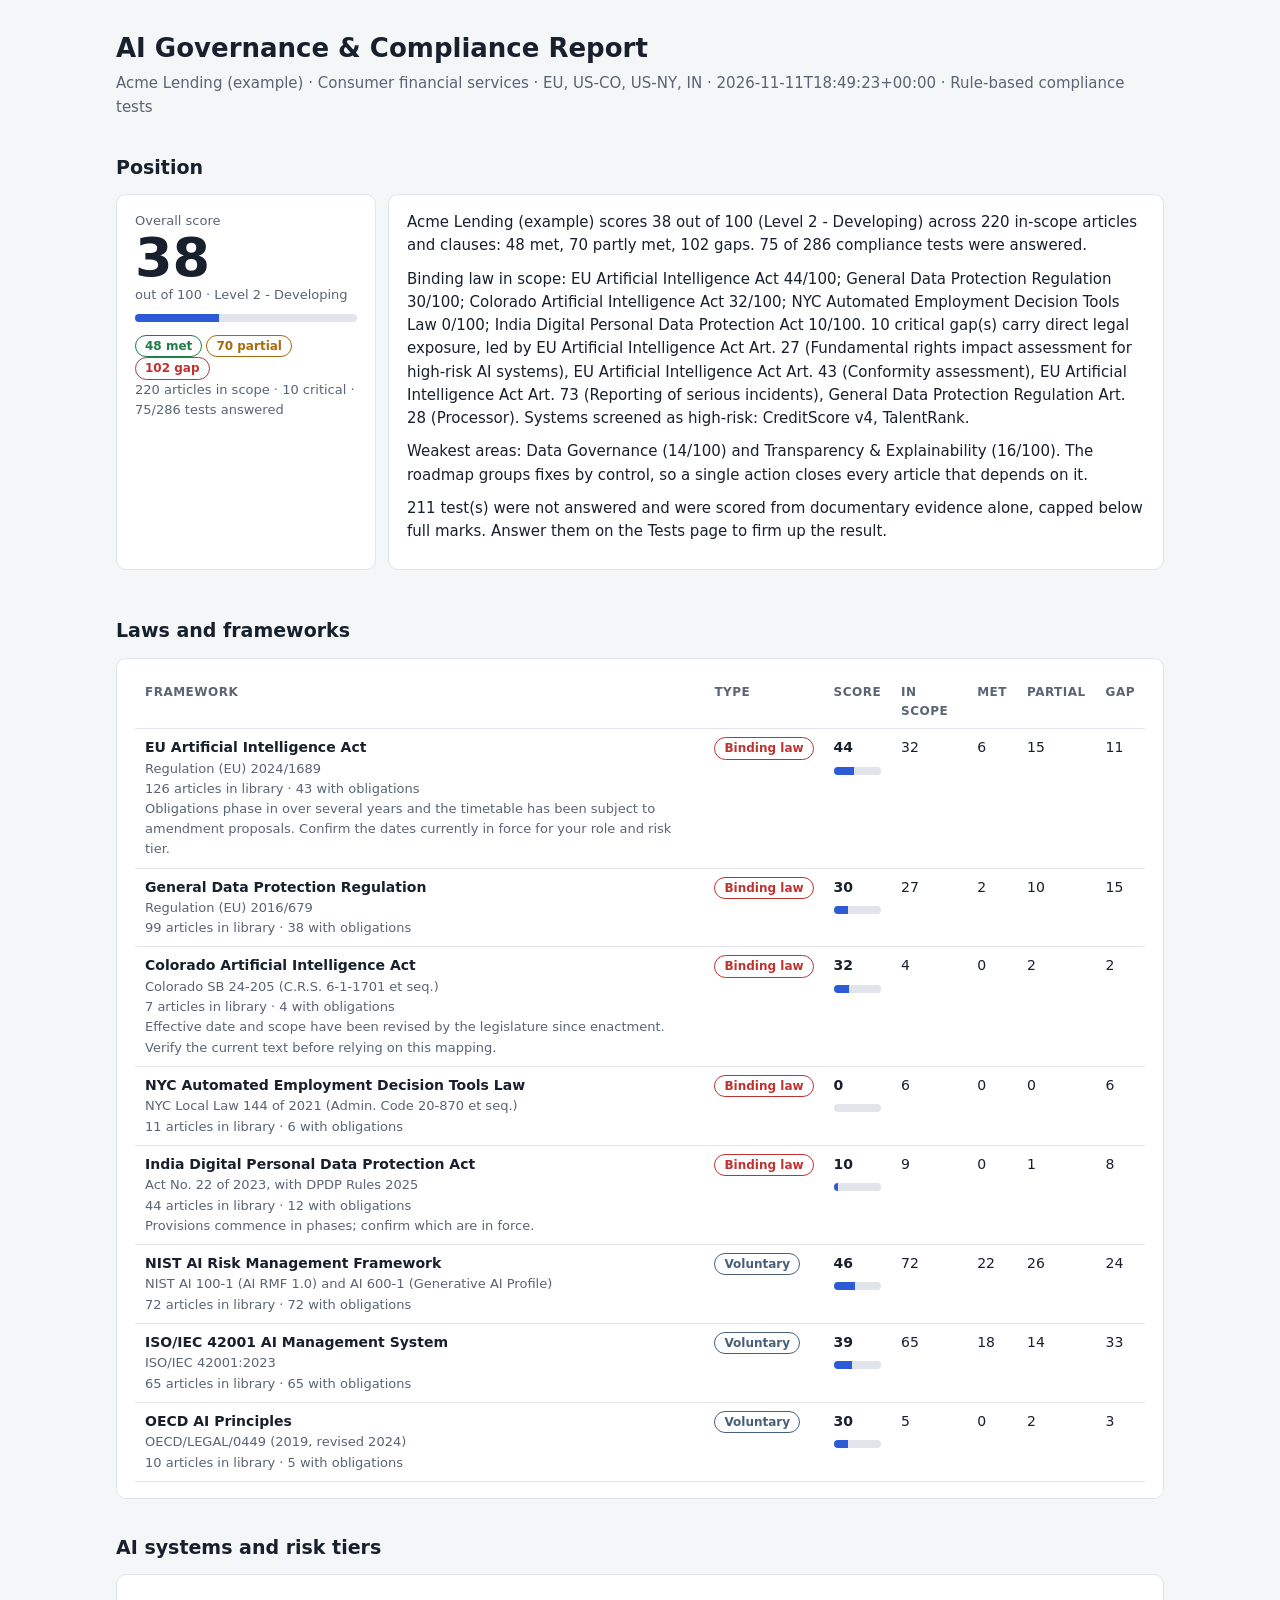
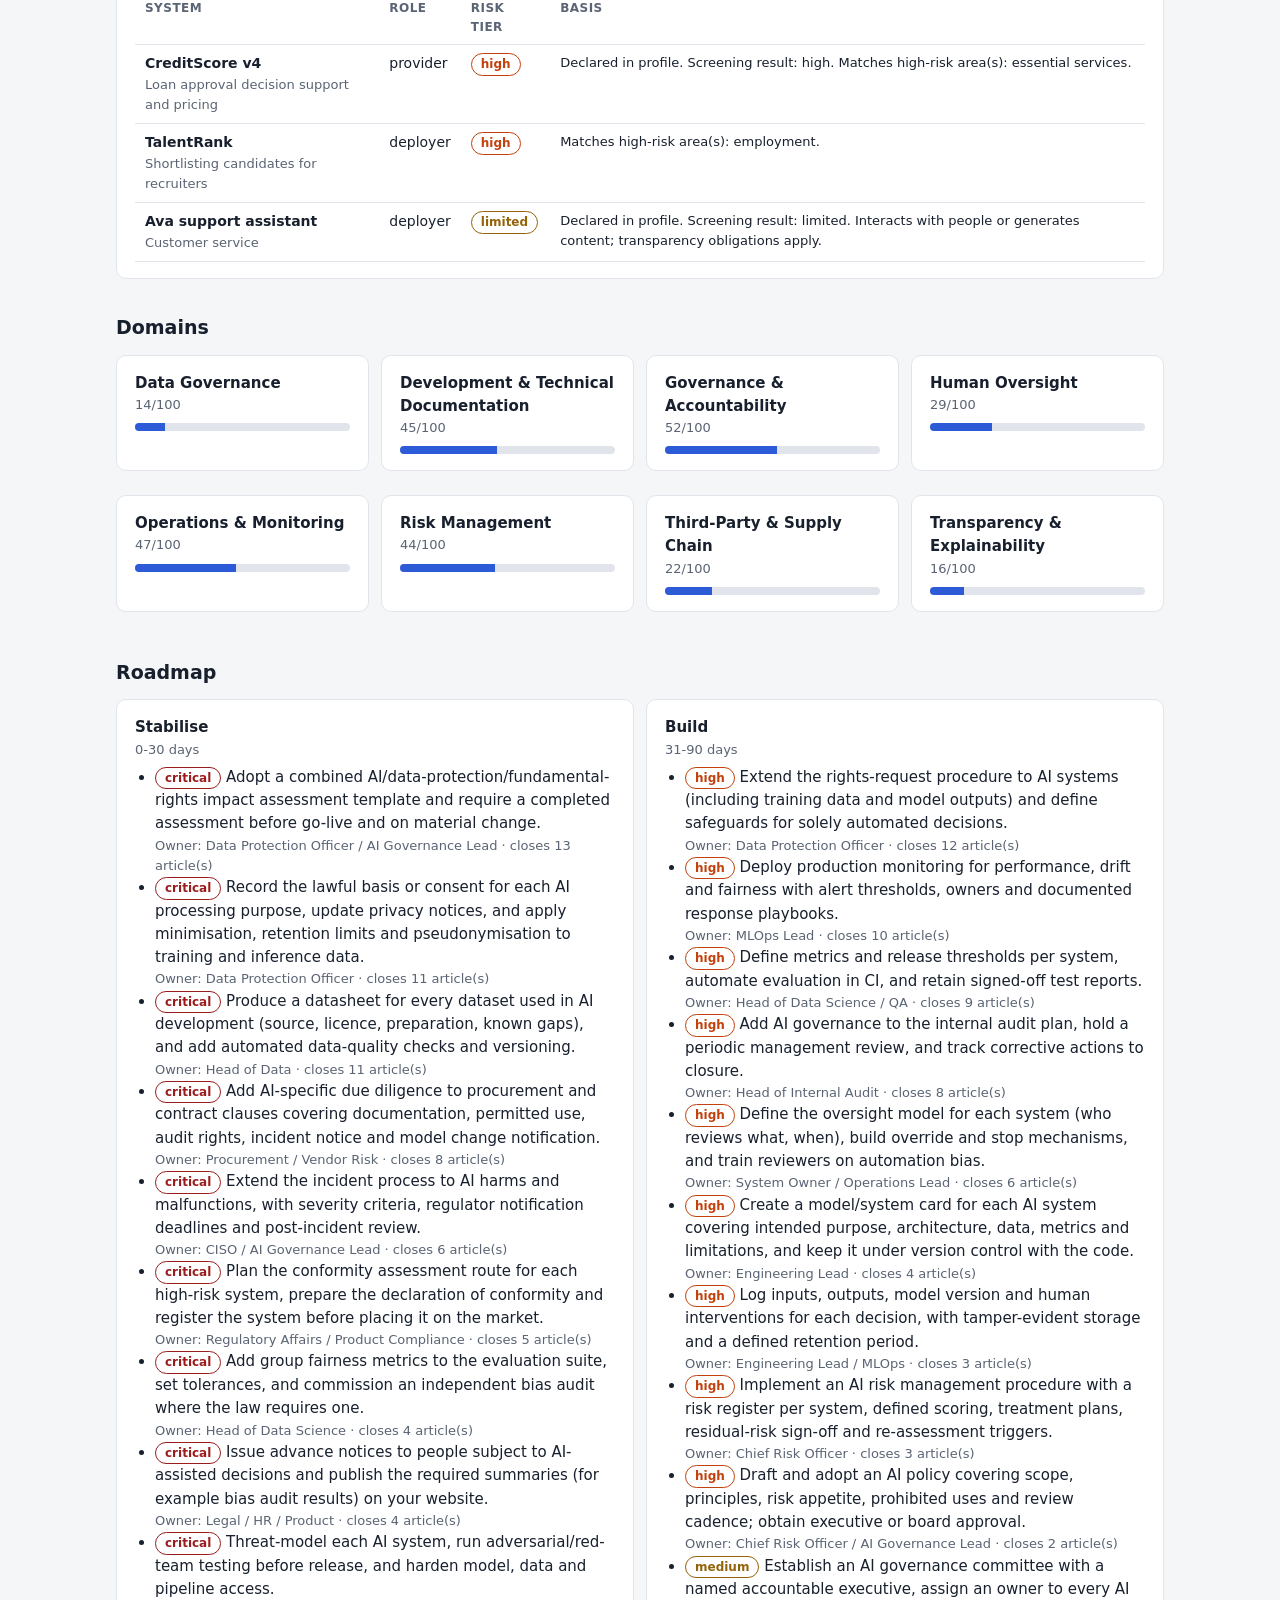
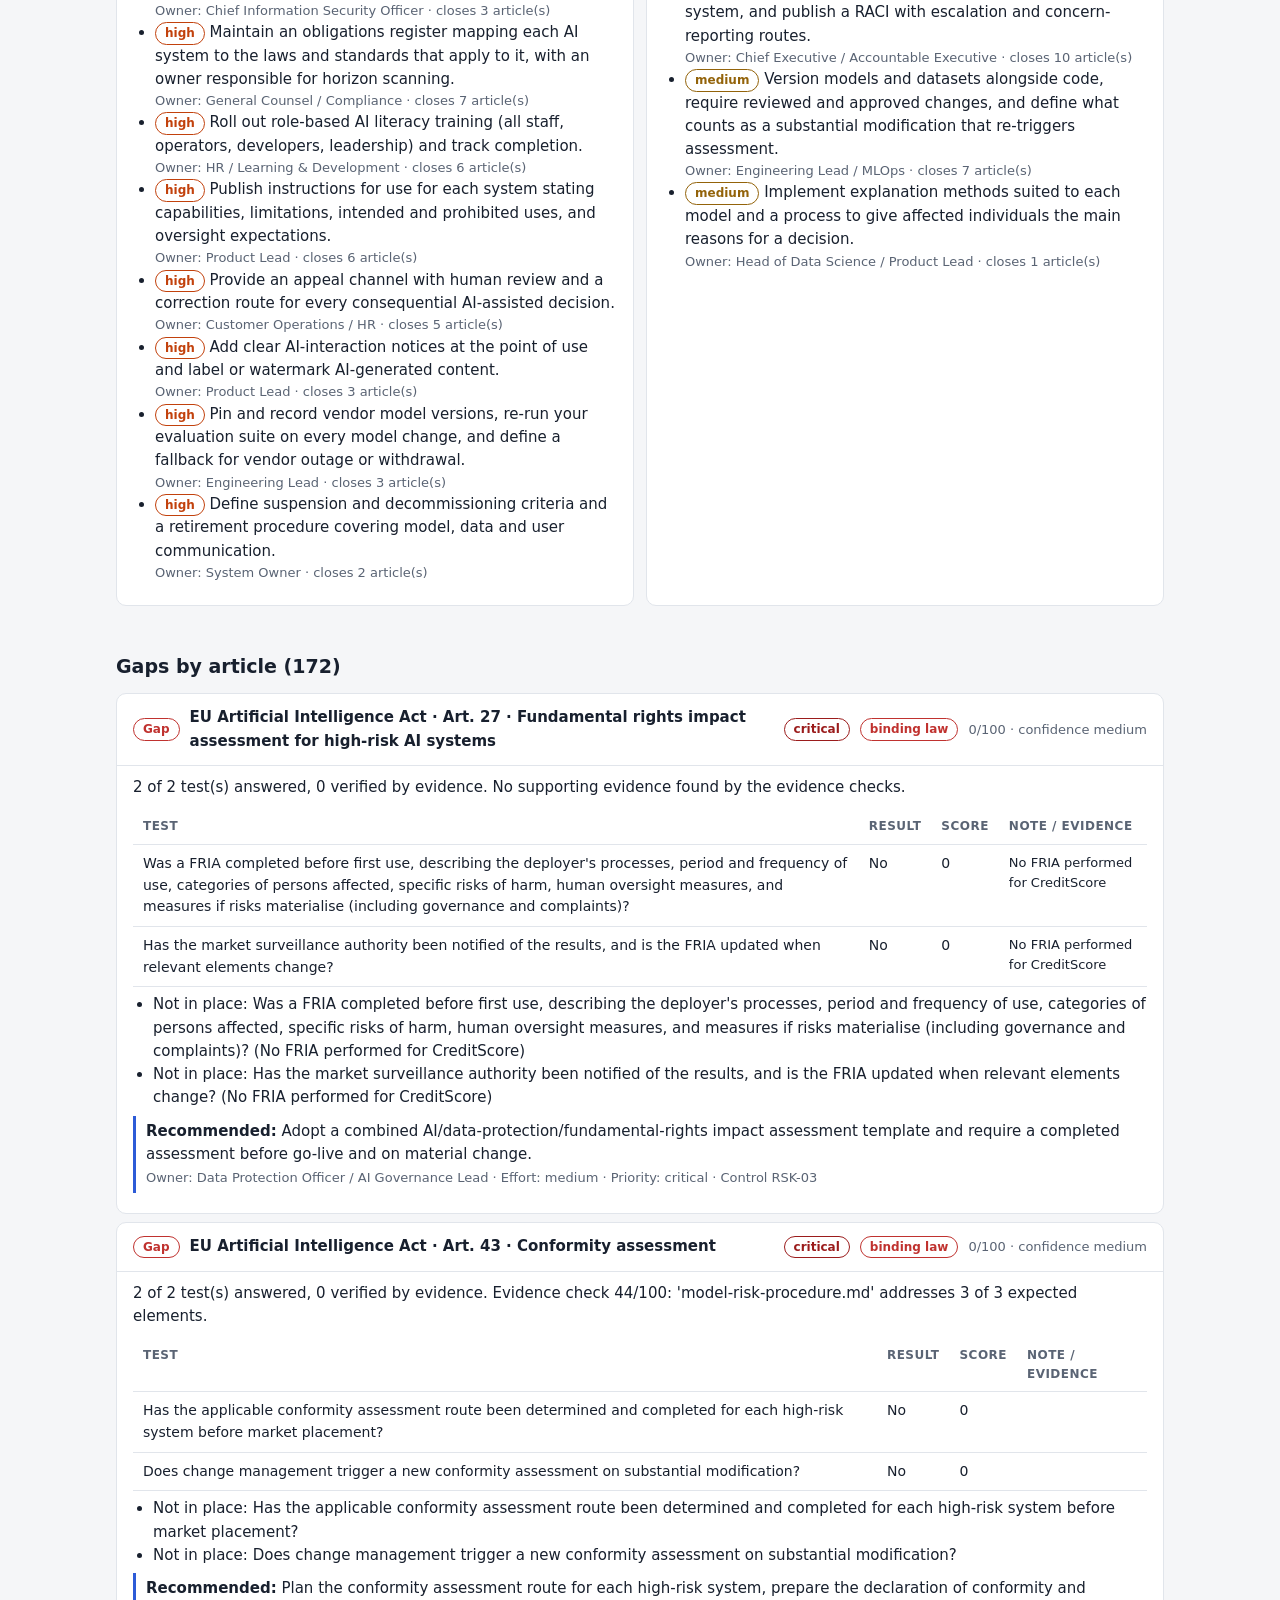
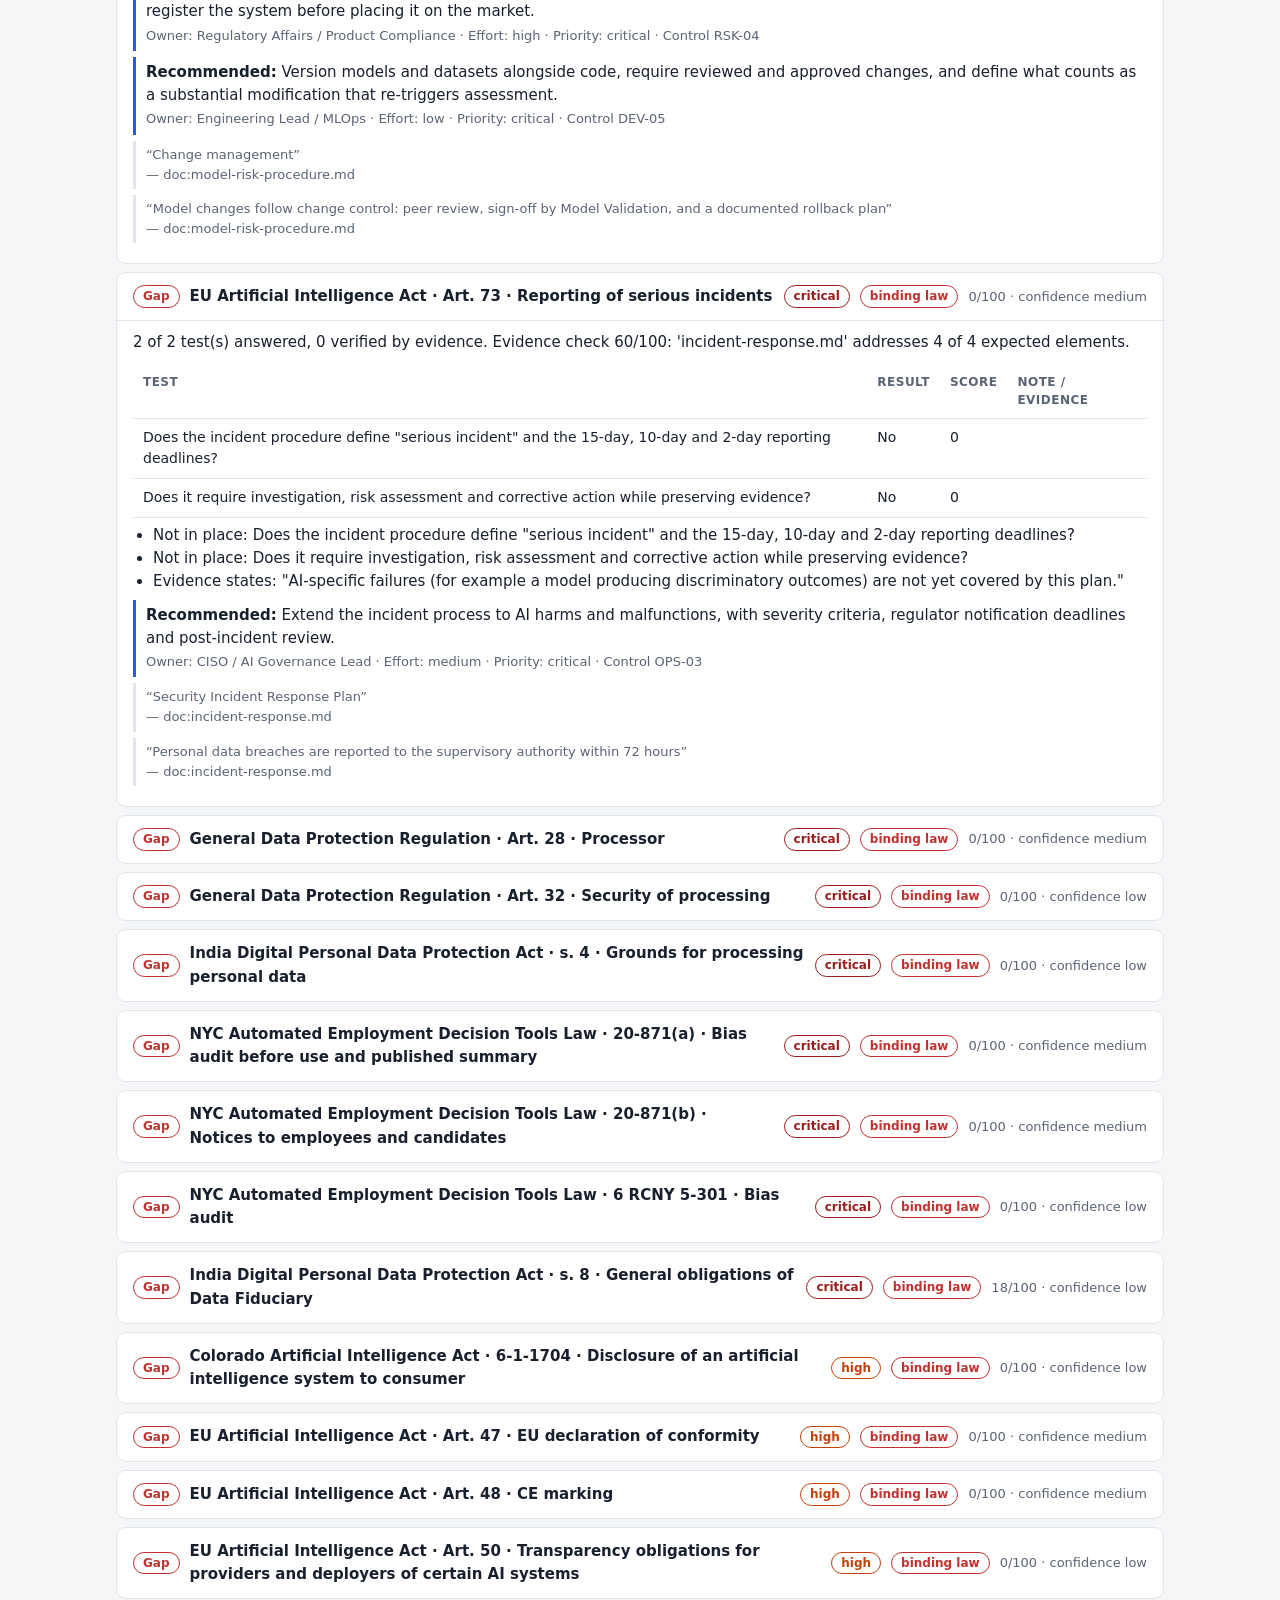
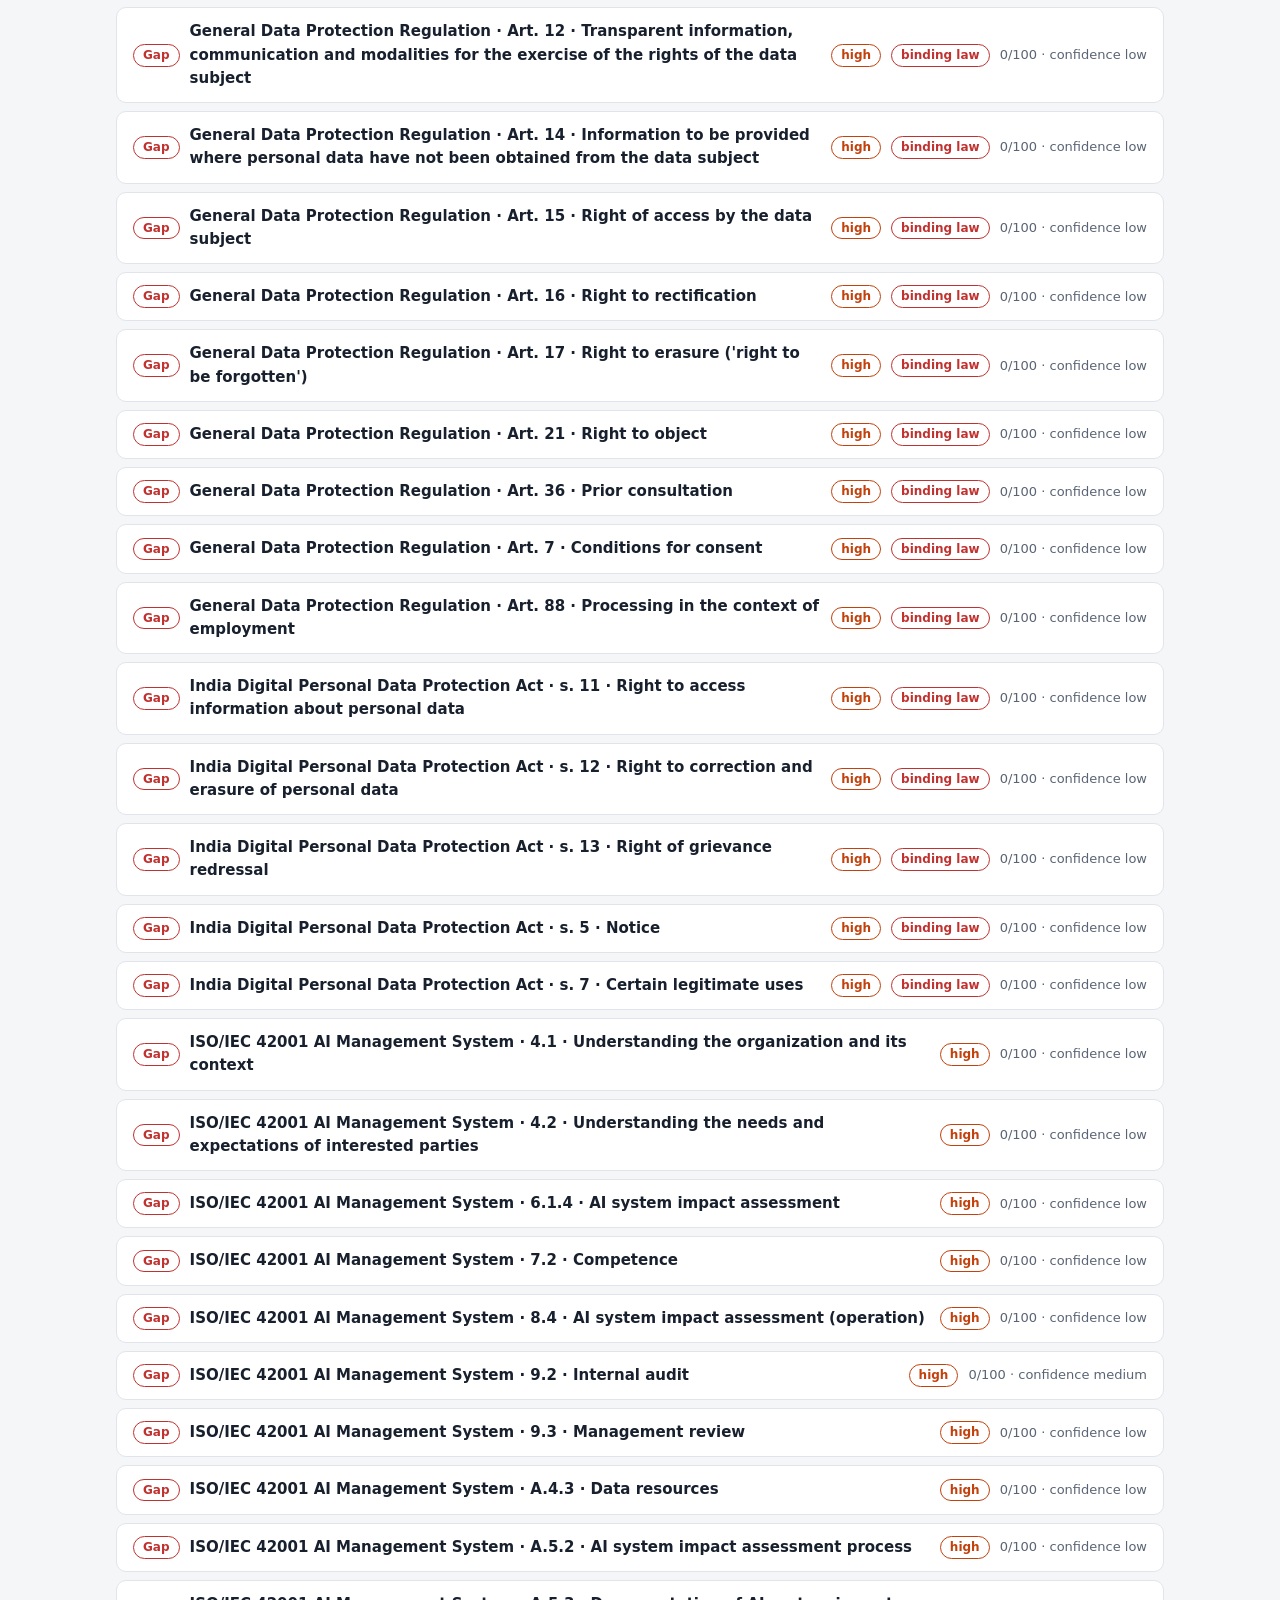
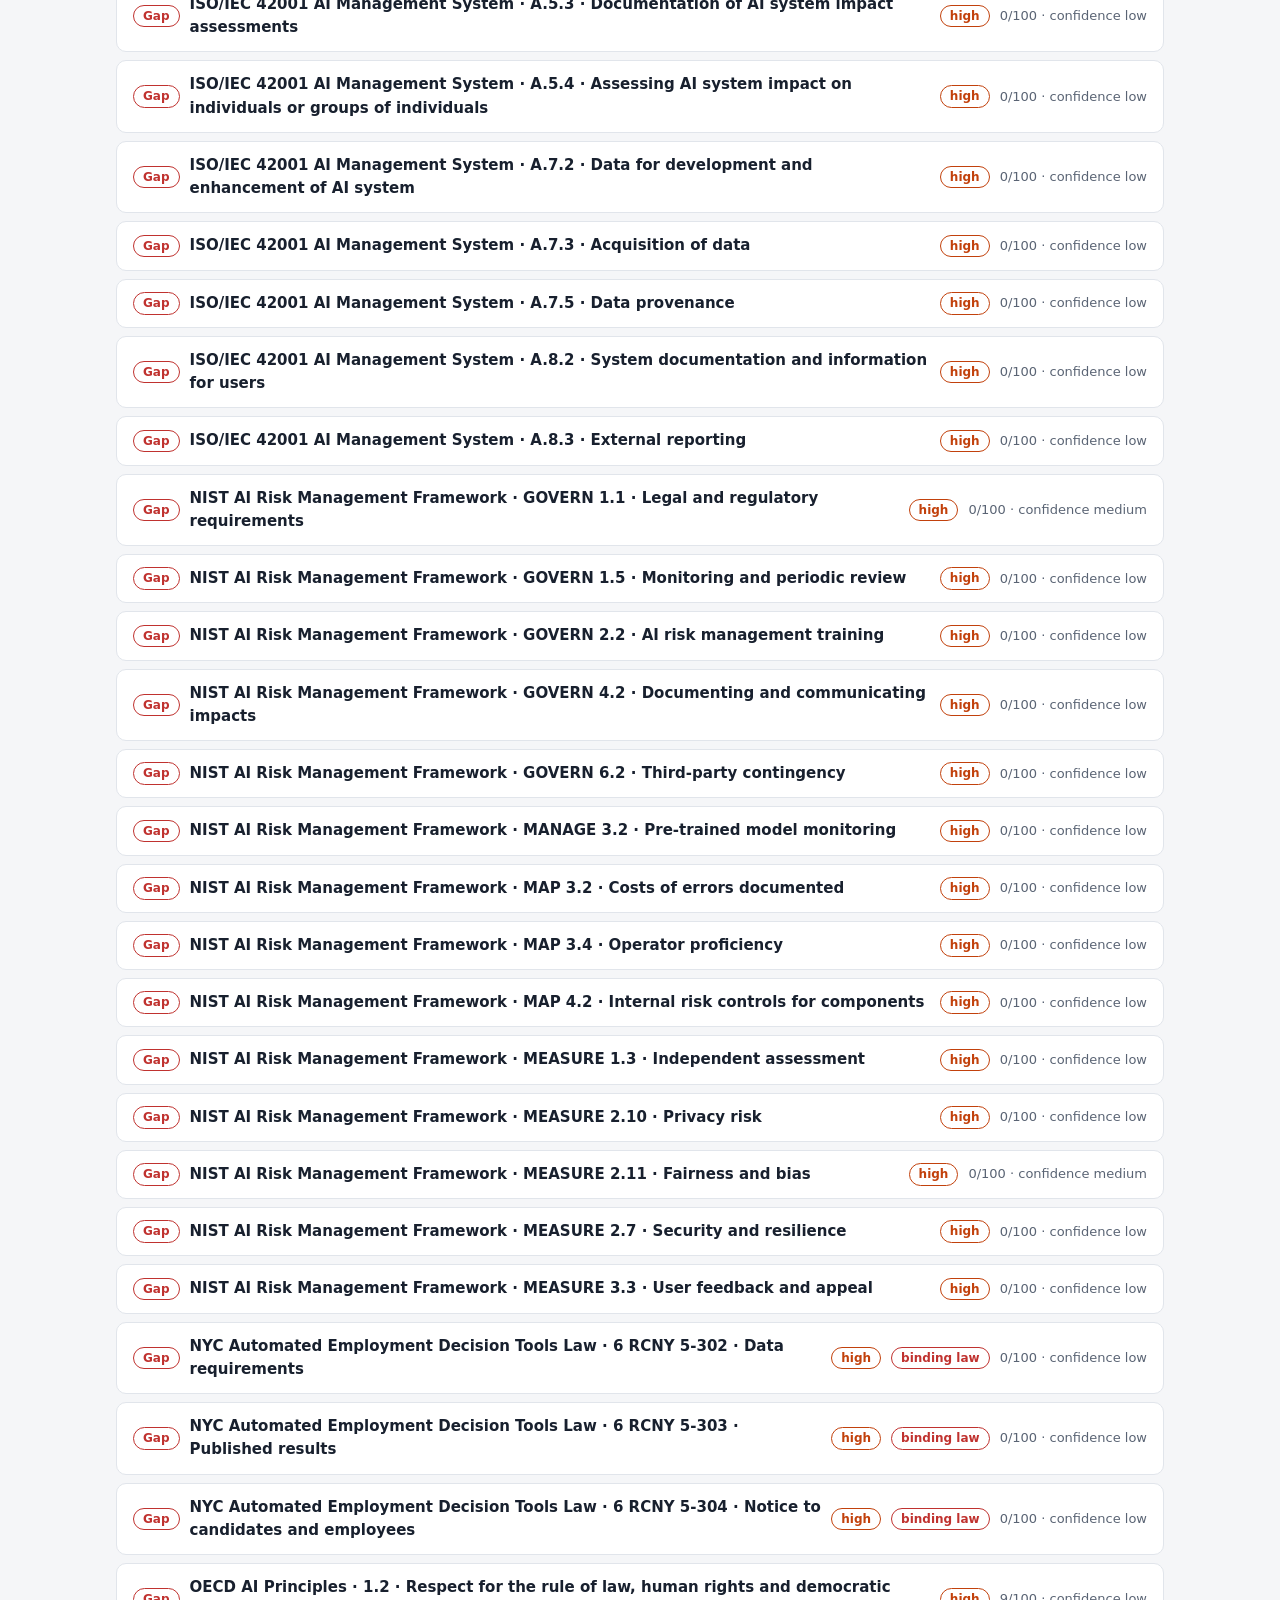
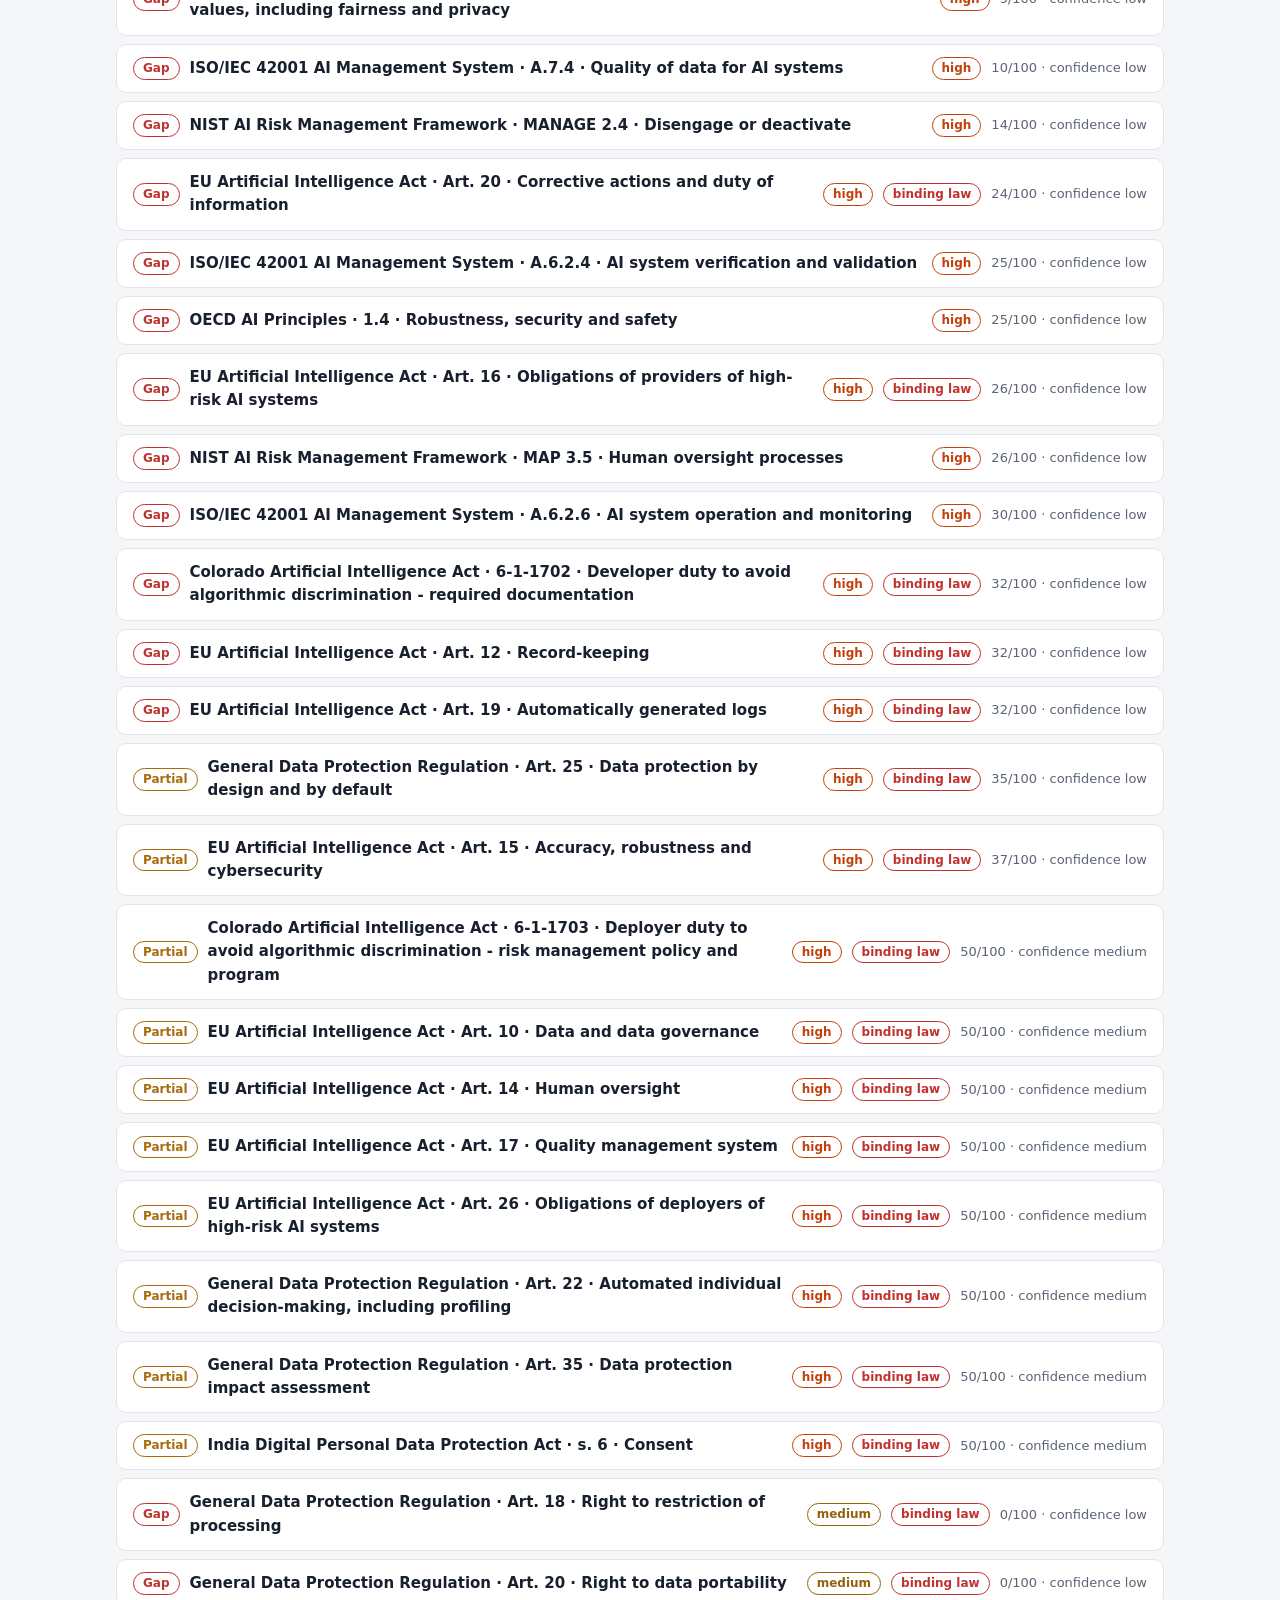
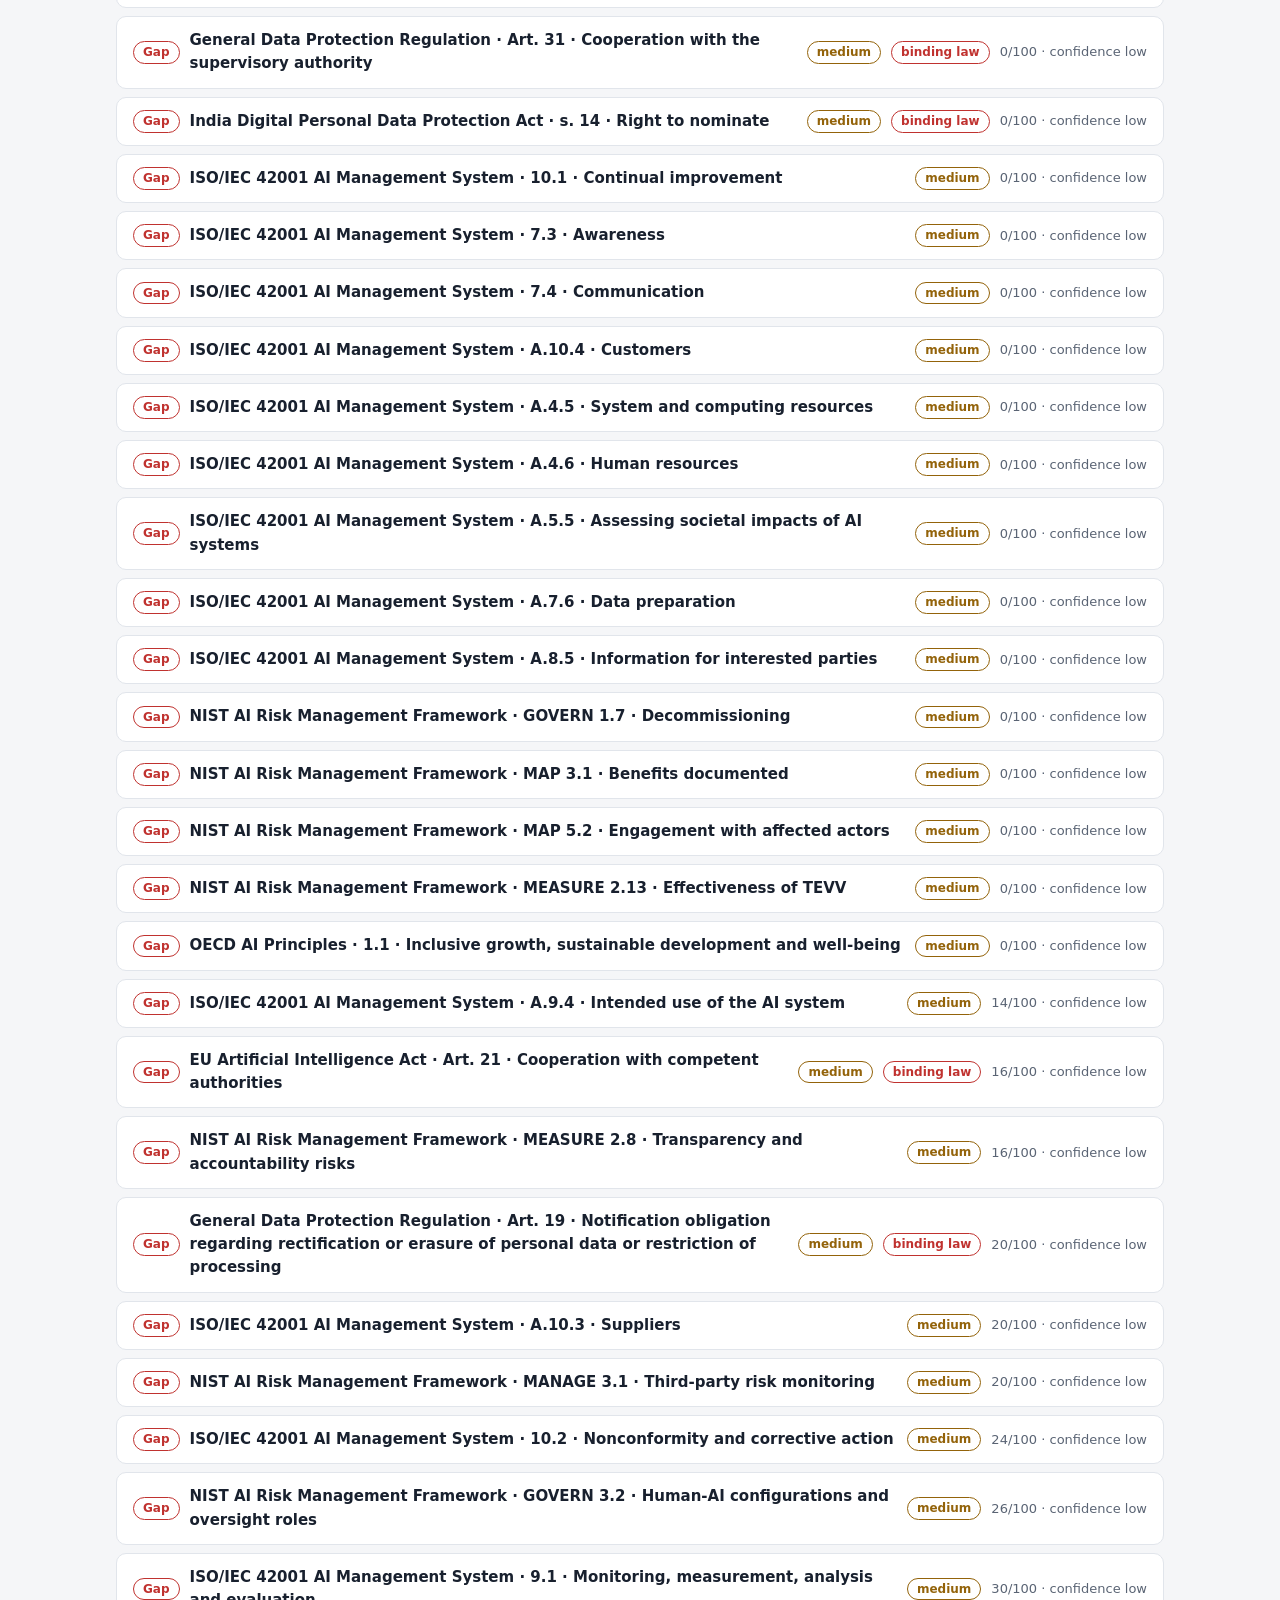
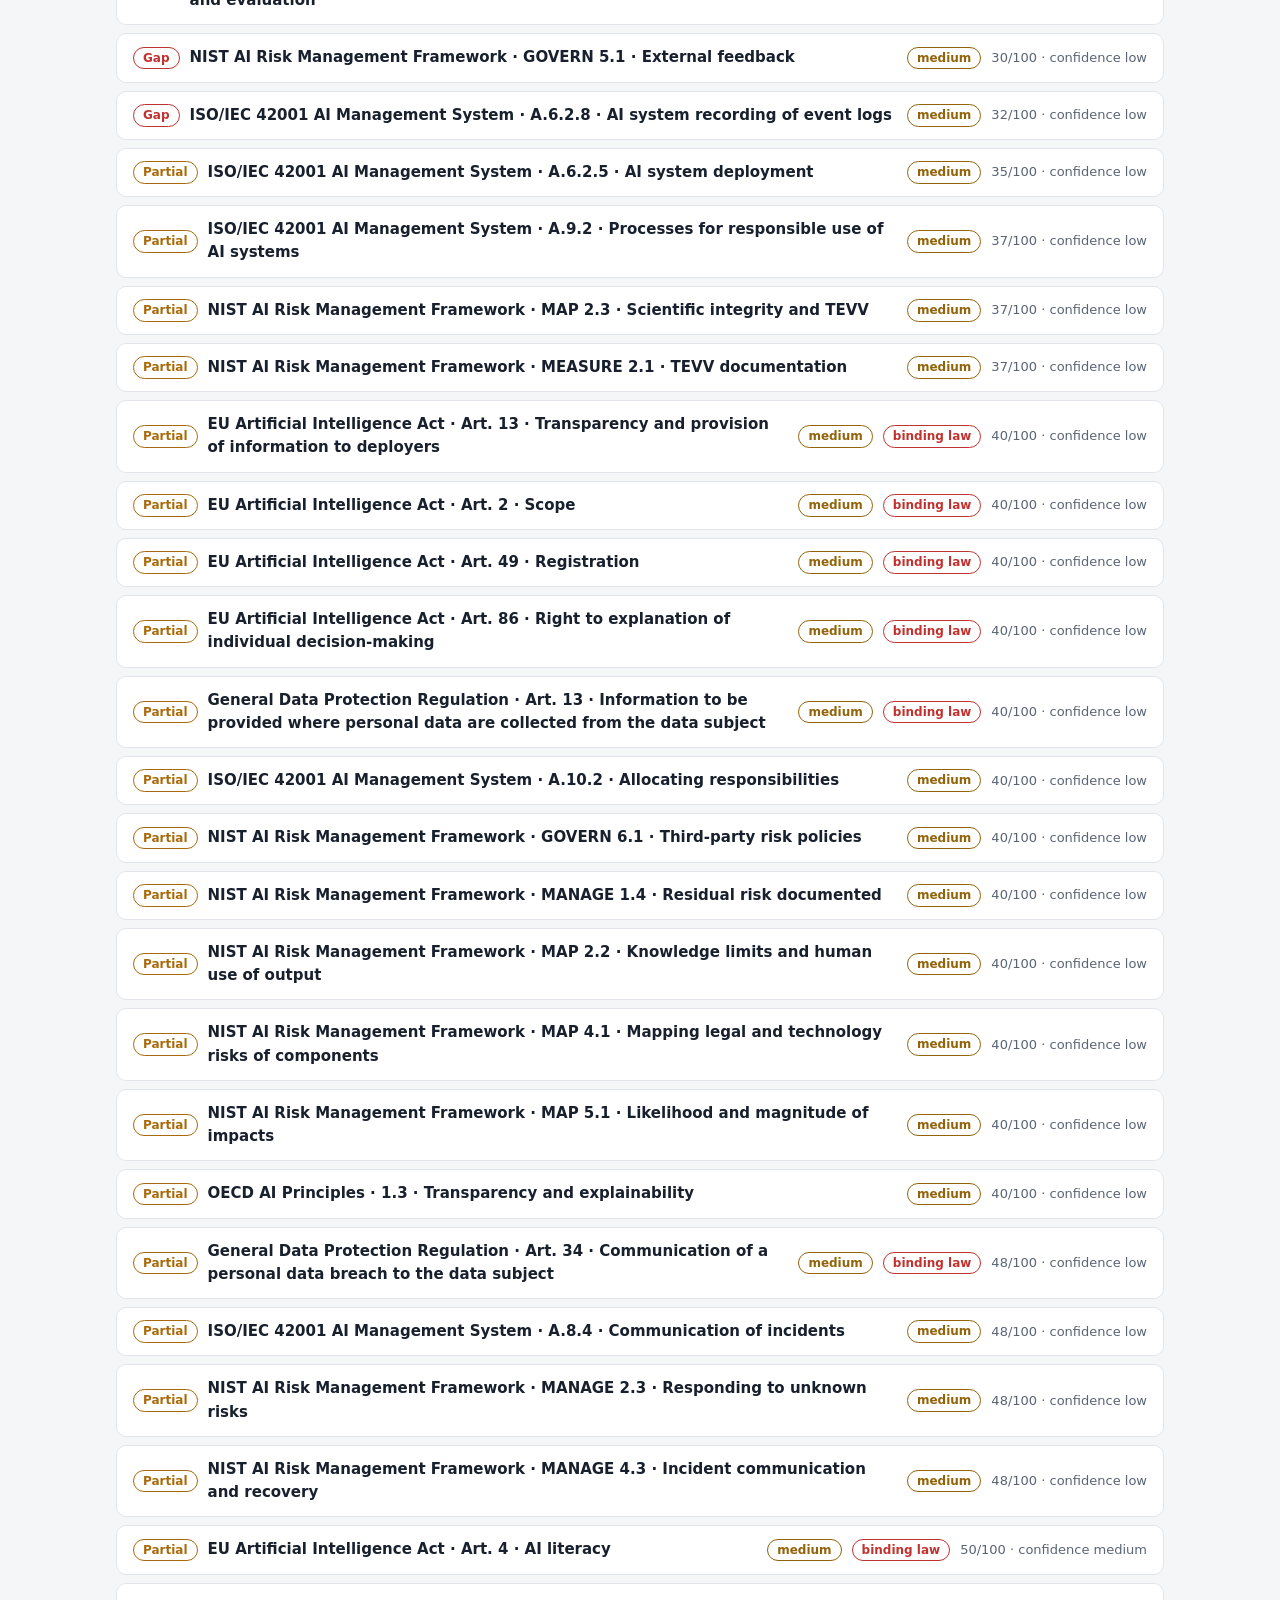
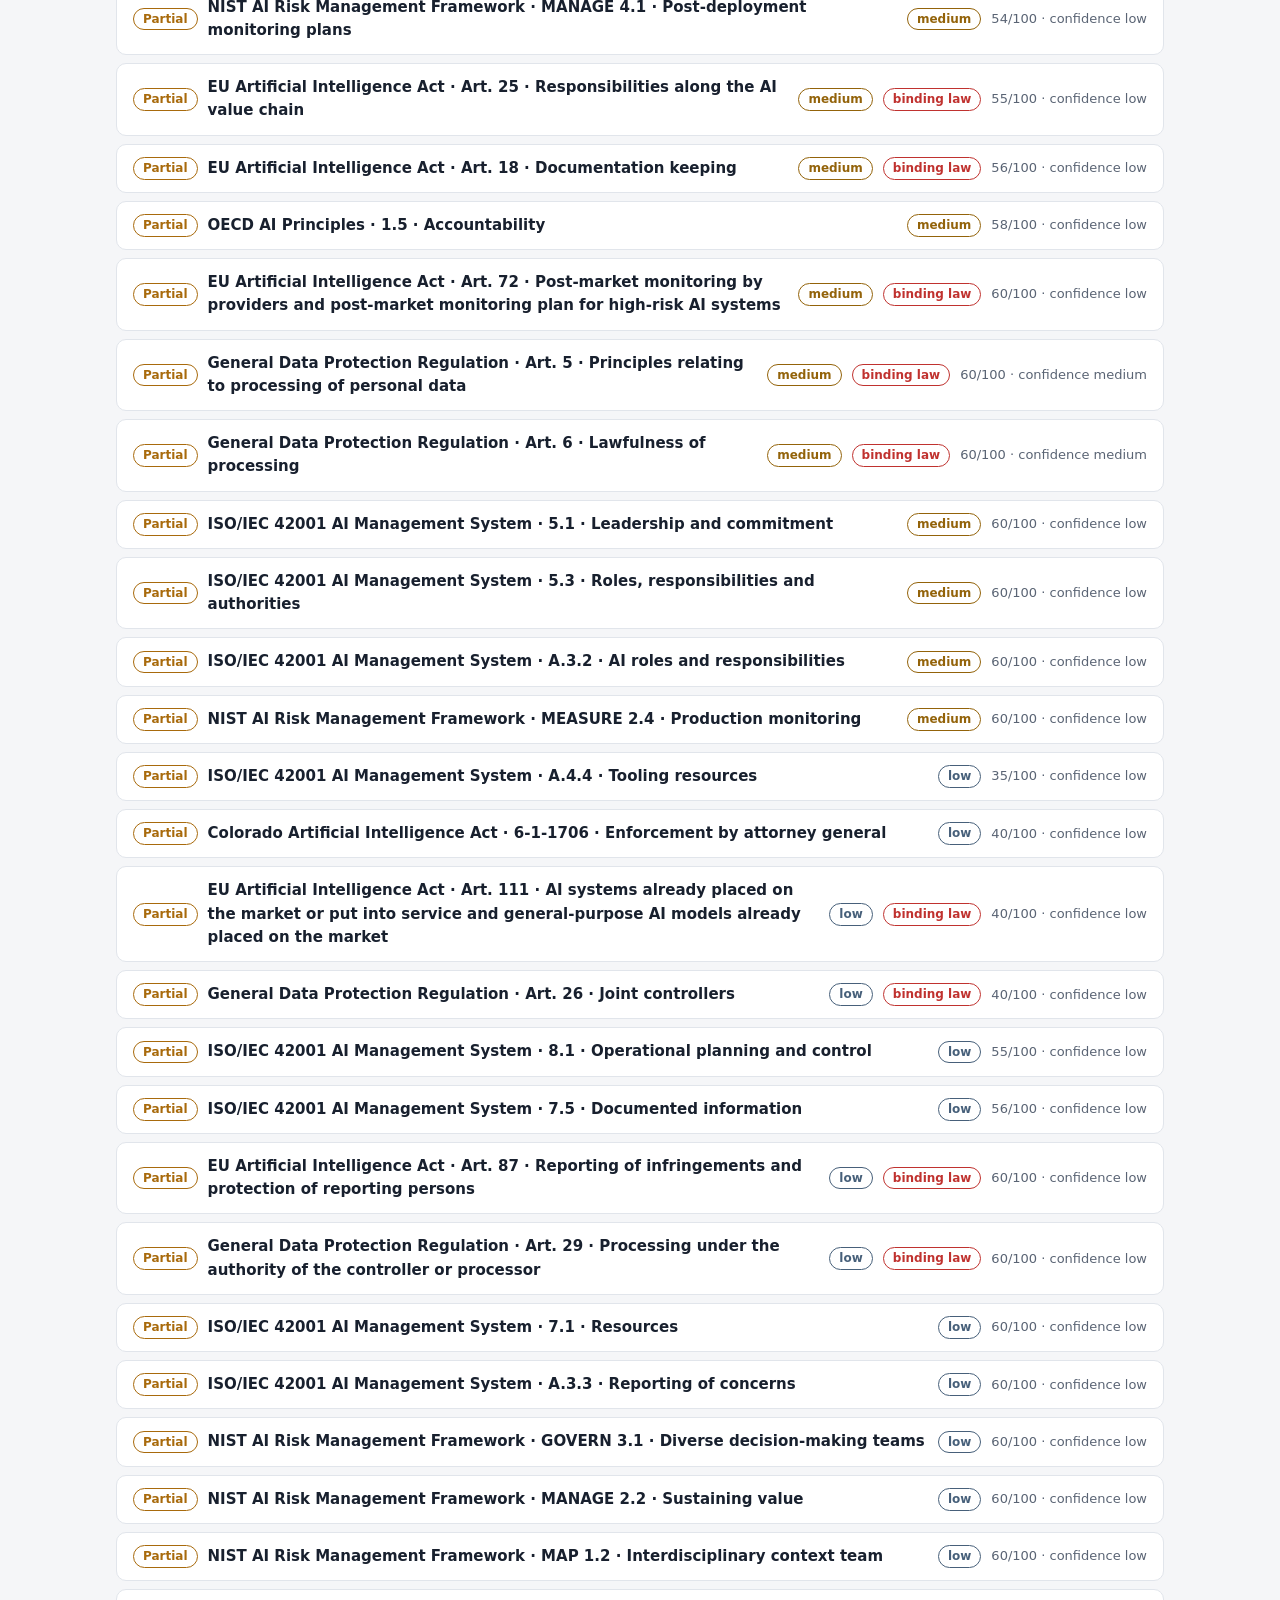
<file: examples/acme/out/assessment.html>
<!doctype html><html lang="en"><head><meta charset="utf-8"><meta name="viewport" content="width=device-width,initial-scale=1">
<title>AI Compliance Report - Acme Lending (example)</title><style>
:root{--bg:#f5f6f8;--card:#fff;--ink:#18202e;--mute:#5a6474;--line:#e1e5eb;--accent:#2d5bd7;
--met:#1d7f47;--partial:#a86a0c;--gap:#c0322f;--na:#7f8898;--critical:#9b1c1c;--high:#c2410c;--medium:#93630a;--low:#47607a}
@media(prefers-color-scheme:dark){:root{--bg:#0f131a;--card:#171d28;--ink:#e5e9f1;--mute:#98a3b6;--line:#283142;--accent:#7da2ff;
--met:#4ade80;--partial:#fbbf24;--gap:#f87171;--na:#7c8799;--critical:#fca5a5;--high:#fdba74;--medium:#fde047;--low:#a5b4c8}}
*{box-sizing:border-box}body{margin:0;background:var(--bg);color:var(--ink);font:15px/1.55 system-ui,-apple-system,Segoe UI,Roboto,sans-serif}
main{max-width:1080px;margin:0 auto;padding:28px 16px 60px}h1{font-size:26px;margin:0 0 4px}h2{font-size:19px;margin:34px 0 12px}h3{font-size:15px;margin:0}
.mute{color:var(--mute)}.small{font-size:13px}.card{background:var(--card);border:1px solid var(--line);border-radius:10px;padding:16px 18px;margin-bottom:12px}
.grid{display:grid;gap:12px;grid-template-columns:repeat(auto-fit,minmax(230px,1fr))}.hero{display:grid;gap:12px;grid-template-columns:minmax(200px,260px) 1fr}
@media(max-width:700px){.hero{grid-template-columns:1fr}}.big{font-size:54px;font-weight:700;line-height:1}
.bar{height:8px;border-radius:4px;background:var(--line);overflow:hidden;margin-top:8px}.bar>i{display:block;height:100%;background:var(--accent)}
.pill{display:inline-block;padding:1px 9px;border-radius:999px;font-size:12px;font-weight:600;border:1px solid currentColor;white-space:nowrap}
.met{color:var(--met)}.partial{color:var(--partial)}.gap{color:var(--gap)}.not_applicable{color:var(--na)}
.critical{color:var(--critical)}.high{color:var(--high)}.medium{color:var(--medium)}.low{color:var(--low)}
.wrap{overflow-x:auto}table{width:100%;border-collapse:collapse;font-size:14px}th,td{text-align:left;padding:8px 10px;border-bottom:1px solid var(--line);vertical-align:top}
th{font-size:12px;text-transform:uppercase;letter-spacing:.04em;color:var(--mute)}
details{background:var(--card);border:1px solid var(--line);border-radius:10px;margin-bottom:8px}
summary{cursor:pointer;padding:12px 16px;display:flex;gap:10px;align-items:center;flex-wrap:wrap}summary b{flex:1;min-width:200px}
.body{padding:0 16px 14px;border-top:1px solid var(--line)}.body p{margin:10px 0}ul{margin:6px 0;padding-left:20px}
blockquote{margin:6px 0;padding:4px 10px;border-left:3px solid var(--line);color:var(--mute);font-size:13px}
.rec{border-left:3px solid var(--accent);padding:4px 10px;margin:6px 0}.note{border-left:3px solid var(--partial)}
p.sum{margin:0 0 10px}footer{margin-top:40px;font-size:12px;color:var(--mute)}
</style></head><body><main>
<h1>AI Governance &amp; Compliance Report</h1>
<div class="mute">Acme Lending (example) · Consumer financial services · EU, US-CO, US-NY, IN · 2026-11-11T18:49:23+00:00 · Rule-based compliance tests</div>
<h2>Position</h2><div class="hero">
 <div class="card"><div class="small mute">Overall score</div><div class="big">38</div><div class="small mute">out of 100 · Level 2 - Developing</div>
 <div class="bar"><i style="width:38%"></i></div>
 <p class="small"><span class="pill met">48 met</span> <span class="pill partial">70 partial</span> <span class="pill gap">102 gap</span><br>
 <span class="mute">220 articles in scope · 10 critical · 75/286 tests answered</span></p></div>
 <div class="card"><p class="sum">Acme Lending (example) scores 38 out of 100 (Level 2 - Developing) across 220 in-scope articles and clauses: 48 met, 70 partly met, 102 gaps. 75 of 286 compliance tests were answered.</p><p class="sum">Binding law in scope: EU Artificial Intelligence Act 44/100; General Data Protection Regulation 30/100; Colorado Artificial Intelligence Act 32/100; NYC Automated Employment Decision Tools Law 0/100; India Digital Personal Data Protection Act 10/100. 10 critical gap(s) carry direct legal exposure, led by EU Artificial Intelligence Act Art. 27 (Fundamental rights impact assessment for high-risk AI systems), EU Artificial Intelligence Act Art. 43 (Conformity assessment), EU Artificial Intelligence Act Art. 73 (Reporting of serious incidents), General Data Protection Regulation Art. 28 (Processor). Systems screened as high-risk: CreditScore v4, TalentRank.</p><p class="sum">Weakest areas: Data Governance (14/100) and Transparency &amp; Explainability (16/100). The roadmap groups fixes by control, so a single action closes every article that depends on it.</p><p class="sum">211 test(s) were not answered and were scored from documentary evidence alone, capped below full marks. Answer them on the Tests page to firm up the result.</p></div></div>
<h2>Laws and frameworks</h2>
<div class="card wrap"><table><tr><th>Framework</th><th>Type</th><th>Score</th><th>In scope</th><th>Met</th><th>Partial</th><th>Gap</th></tr><tr><td><b>EU Artificial Intelligence Act</b><div class="small mute">Regulation (EU) 2024/1689</div><div class="small mute">126 articles in library · 43 with obligations</div><div class="small mute">Obligations phase in over several years and the timetable has been subject to amendment proposals. Confirm the dates currently in force for your role and risk tier.</div></td><td><span class="pill gap">Binding law</span></td><td><b>44</b><div class="bar"><i style="width:44%"></i></div></td><td>32</td><td>6</td><td>15</td><td>11</td></tr><tr><td><b>General Data Protection Regulation</b><div class="small mute">Regulation (EU) 2016/679</div><div class="small mute">99 articles in library · 38 with obligations</div></td><td><span class="pill gap">Binding law</span></td><td><b>30</b><div class="bar"><i style="width:30%"></i></div></td><td>27</td><td>2</td><td>10</td><td>15</td></tr><tr><td><b>Colorado Artificial Intelligence Act</b><div class="small mute">Colorado SB 24-205 (C.R.S. 6-1-1701 et seq.)</div><div class="small mute">7 articles in library · 4 with obligations</div><div class="small mute">Effective date and scope have been revised by the legislature since enactment. Verify the current text before relying on this mapping.</div></td><td><span class="pill gap">Binding law</span></td><td><b>32</b><div class="bar"><i style="width:32%"></i></div></td><td>4</td><td>0</td><td>2</td><td>2</td></tr><tr><td><b>NYC Automated Employment Decision Tools Law</b><div class="small mute">NYC Local Law 144 of 2021 (Admin. Code 20-870 et seq.)</div><div class="small mute">11 articles in library · 6 with obligations</div></td><td><span class="pill gap">Binding law</span></td><td><b>0</b><div class="bar"><i style="width:0%"></i></div></td><td>6</td><td>0</td><td>0</td><td>6</td></tr><tr><td><b>India Digital Personal Data Protection Act</b><div class="small mute">Act No. 22 of 2023, with DPDP Rules 2025</div><div class="small mute">44 articles in library · 12 with obligations</div><div class="small mute">Provisions commence in phases; confirm which are in force.</div></td><td><span class="pill gap">Binding law</span></td><td><b>10</b><div class="bar"><i style="width:10%"></i></div></td><td>9</td><td>0</td><td>1</td><td>8</td></tr><tr><td><b>NIST AI Risk Management Framework</b><div class="small mute">NIST AI 100-1 (AI RMF 1.0) and AI 600-1 (Generative AI Profile)</div><div class="small mute">72 articles in library · 72 with obligations</div></td><td><span class="pill low">Voluntary</span></td><td><b>46</b><div class="bar"><i style="width:46%"></i></div></td><td>72</td><td>22</td><td>26</td><td>24</td></tr><tr><td><b>ISO/IEC 42001 AI Management System</b><div class="small mute">ISO/IEC 42001:2023</div><div class="small mute">65 articles in library · 65 with obligations</div></td><td><span class="pill low">Voluntary</span></td><td><b>39</b><div class="bar"><i style="width:39%"></i></div></td><td>65</td><td>18</td><td>14</td><td>33</td></tr><tr><td><b>OECD AI Principles</b><div class="small mute">OECD/LEGAL/0449 (2019, revised 2024)</div><div class="small mute">10 articles in library · 5 with obligations</div></td><td><span class="pill low">Voluntary</span></td><td><b>30</b><div class="bar"><i style="width:30%"></i></div></td><td>5</td><td>0</td><td>2</td><td>3</td></tr></table></div>
<h2>AI systems and risk tiers</h2>
<div class="card wrap"><table><tr><th>System</th><th>Role</th><th>Risk tier</th><th>Basis</th></tr><tr><td><b>CreditScore v4</b><div class='small mute'>Loan approval decision support and pricing</div></td><td>provider</td><td><span class="pill high">high</span></td><td class='small'>Declared in profile. Screening result: high. Matches high-risk area(s): essential services.</td></tr><tr><td><b>TalentRank</b><div class='small mute'>Shortlisting candidates for recruiters</div></td><td>deployer</td><td><span class="pill high">high</span></td><td class='small'>Matches high-risk area(s): employment.</td></tr><tr><td><b>Ava support assistant</b><div class='small mute'>Customer service</div></td><td>deployer</td><td><span class="pill medium">limited</span></td><td class='small'>Declared in profile. Screening result: limited. Interacts with people or generates content; transparency obligations apply.</td></tr></table></div>
<h2>Domains</h2><div class="grid"><div class="card"><h3>Data Governance</h3><div class="small mute">14/100</div><div class="bar"><i style="width:14%"></i></div></div><div class="card"><h3>Development &amp; Technical Documentation</h3><div class="small mute">45/100</div><div class="bar"><i style="width:45%"></i></div></div><div class="card"><h3>Governance &amp; Accountability</h3><div class="small mute">52/100</div><div class="bar"><i style="width:52%"></i></div></div><div class="card"><h3>Human Oversight</h3><div class="small mute">29/100</div><div class="bar"><i style="width:29%"></i></div></div><div class="card"><h3>Operations &amp; Monitoring</h3><div class="small mute">47/100</div><div class="bar"><i style="width:47%"></i></div></div><div class="card"><h3>Risk Management</h3><div class="small mute">44/100</div><div class="bar"><i style="width:44%"></i></div></div><div class="card"><h3>Third-Party &amp; Supply Chain</h3><div class="small mute">22/100</div><div class="bar"><i style="width:22%"></i></div></div><div class="card"><h3>Transparency &amp; Explainability</h3><div class="small mute">16/100</div><div class="bar"><i style="width:16%"></i></div></div></div>
<h2>Roadmap</h2><div class="grid"><div class="card"><h3>Stabilise</h3><div class="small mute">0-30 days</div><ul><li><span class="pill critical">critical</span> Adopt a combined AI/data-protection/fundamental-rights impact assessment template and require a completed assessment before go-live and on material change.<div class="small mute">Owner: Data Protection Officer / AI Governance Lead · closes 13 article(s)</div></li><li><span class="pill critical">critical</span> Record the lawful basis or consent for each AI processing purpose, update privacy notices, and apply minimisation, retention limits and pseudonymisation to training and inference data.<div class="small mute">Owner: Data Protection Officer · closes 11 article(s)</div></li><li><span class="pill critical">critical</span> Produce a datasheet for every dataset used in AI development (source, licence, preparation, known gaps), and add automated data-quality checks and versioning.<div class="small mute">Owner: Head of Data · closes 11 article(s)</div></li><li><span class="pill critical">critical</span> Add AI-specific due diligence to procurement and contract clauses covering documentation, permitted use, audit rights, incident notice and model change notification.<div class="small mute">Owner: Procurement / Vendor Risk · closes 8 article(s)</div></li><li><span class="pill critical">critical</span> Extend the incident process to AI harms and malfunctions, with severity criteria, regulator notification deadlines and post-incident review.<div class="small mute">Owner: CISO / AI Governance Lead · closes 6 article(s)</div></li><li><span class="pill critical">critical</span> Plan the conformity assessment route for each high-risk system, prepare the declaration of conformity and register the system before placing it on the market.<div class="small mute">Owner: Regulatory Affairs / Product Compliance · closes 5 article(s)</div></li><li><span class="pill critical">critical</span> Add group fairness metrics to the evaluation suite, set tolerances, and commission an independent bias audit where the law requires one.<div class="small mute">Owner: Head of Data Science · closes 4 article(s)</div></li><li><span class="pill critical">critical</span> Issue advance notices to people subject to AI-assisted decisions and publish the required summaries (for example bias audit results) on your website.<div class="small mute">Owner: Legal / HR / Product · closes 4 article(s)</div></li><li><span class="pill critical">critical</span> Threat-model each AI system, run adversarial/red-team testing before release, and harden model, data and pipeline access.<div class="small mute">Owner: Chief Information Security Officer · closes 3 article(s)</div></li><li><span class="pill high">high</span> Maintain an obligations register mapping each AI system to the laws and standards that apply to it, with an owner responsible for horizon scanning.<div class="small mute">Owner: General Counsel / Compliance · closes 7 article(s)</div></li><li><span class="pill high">high</span> Roll out role-based AI literacy training (all staff, operators, developers, leadership) and track completion.<div class="small mute">Owner: HR / Learning &amp; Development · closes 6 article(s)</div></li><li><span class="pill high">high</span> Publish instructions for use for each system stating capabilities, limitations, intended and prohibited uses, and oversight expectations.<div class="small mute">Owner: Product Lead · closes 6 article(s)</div></li><li><span class="pill high">high</span> Provide an appeal channel with human review and a correction route for every consequential AI-assisted decision.<div class="small mute">Owner: Customer Operations / HR · closes 5 article(s)</div></li><li><span class="pill high">high</span> Add clear AI-interaction notices at the point of use and label or watermark AI-generated content.<div class="small mute">Owner: Product Lead · closes 3 article(s)</div></li><li><span class="pill high">high</span> Pin and record vendor model versions, re-run your evaluation suite on every model change, and define a fallback for vendor outage or withdrawal.<div class="small mute">Owner: Engineering Lead · closes 3 article(s)</div></li><li><span class="pill high">high</span> Define suspension and decommissioning criteria and a retirement procedure covering model, data and user communication.<div class="small mute">Owner: System Owner · closes 2 article(s)</div></li></ul></div><div class="card"><h3>Build</h3><div class="small mute">31-90 days</div><ul><li><span class="pill high">high</span> Extend the rights-request procedure to AI systems (including training data and model outputs) and define safeguards for solely automated decisions.<div class="small mute">Owner: Data Protection Officer · closes 12 article(s)</div></li><li><span class="pill high">high</span> Deploy production monitoring for performance, drift and fairness with alert thresholds, owners and documented response playbooks.<div class="small mute">Owner: MLOps Lead · closes 10 article(s)</div></li><li><span class="pill high">high</span> Define metrics and release thresholds per system, automate evaluation in CI, and retain signed-off test reports.<div class="small mute">Owner: Head of Data Science / QA · closes 9 article(s)</div></li><li><span class="pill high">high</span> Add AI governance to the internal audit plan, hold a periodic management review, and track corrective actions to closure.<div class="small mute">Owner: Head of Internal Audit · closes 8 article(s)</div></li><li><span class="pill high">high</span> Define the oversight model for each system (who reviews what, when), build override and stop mechanisms, and train reviewers on automation bias.<div class="small mute">Owner: System Owner / Operations Lead · closes 6 article(s)</div></li><li><span class="pill high">high</span> Create a model/system card for each AI system covering intended purpose, architecture, data, metrics and limitations, and keep it under version control with the code.<div class="small mute">Owner: Engineering Lead · closes 4 article(s)</div></li><li><span class="pill high">high</span> Log inputs, outputs, model version and human interventions for each decision, with tamper-evident storage and a defined retention period.<div class="small mute">Owner: Engineering Lead / MLOps · closes 3 article(s)</div></li><li><span class="pill high">high</span> Implement an AI risk management procedure with a risk register per system, defined scoring, treatment plans, residual-risk sign-off and re-assessment triggers.<div class="small mute">Owner: Chief Risk Officer · closes 3 article(s)</div></li><li><span class="pill high">high</span> Draft and adopt an AI policy covering scope, principles, risk appetite, prohibited uses and review cadence; obtain executive or board approval.<div class="small mute">Owner: Chief Risk Officer / AI Governance Lead · closes 2 article(s)</div></li><li><span class="pill medium">medium</span> Establish an AI governance committee with a named accountable executive, assign an owner to every AI system, and publish a RACI with escalation and concern-reporting routes.<div class="small mute">Owner: Chief Executive / Accountable Executive · closes 10 article(s)</div></li><li><span class="pill medium">medium</span> Version models and datasets alongside code, require reviewed and approved changes, and define what counts as a substantial modification that re-triggers assessment.<div class="small mute">Owner: Engineering Lead / MLOps · closes 7 article(s)</div></li><li><span class="pill medium">medium</span> Implement explanation methods suited to each model and a process to give affected individuals the main reasons for a decision.<div class="small mute">Owner: Head of Data Science / Product Lead · closes 1 article(s)</div></li></ul></div></div>
<h2>Gaps by article (172)</h2>
<details open><summary><span class="pill gap">Gap</span><b>EU Artificial Intelligence Act · Art. 27 · Fundamental rights impact assessment for high-risk AI systems</b><span class="pill critical">critical</span><span class="pill gap">binding law</span><span class="small mute">0/100 · confidence medium</span></summary><div class="body"><p>2 of 2 test(s) answered, 0 verified by evidence. No supporting evidence found by the evidence checks.</p><div class="wrap"><table><tr><th>Test</th><th>Result</th><th>Score</th><th>Note / evidence</th></tr><tr><td>Was a FRIA completed before first use, describing the deployer&#x27;s processes, period and frequency of use, categories of persons affected, specific risks of harm, human oversight measures, and measures if risks materialise (including governance and complaints)?</td><td>No</td><td>0</td><td class='small'>No FRIA performed for CreditScore</td></tr><tr><td>Has the market surveillance authority been notified of the results, and is the FRIA updated when relevant elements change?</td><td>No</td><td>0</td><td class='small'>No FRIA performed for CreditScore</td></tr></table></div><ul><li>Not in place: Was a FRIA completed before first use, describing the deployer&#x27;s processes, period and frequency of use, categories of persons affected, specific risks of harm, human oversight measures, and measures if risks materialise (including governance and complaints)? (No FRIA performed for CreditScore)</li><li>Not in place: Has the market surveillance authority been notified of the results, and is the FRIA updated when relevant elements change? (No FRIA performed for CreditScore)</li></ul><div class="rec"><b>Recommended:</b> Adopt a combined AI/data-protection/fundamental-rights impact assessment template and require a completed assessment before go-live and on material change.<br><span class="small mute">Owner: Data Protection Officer / AI Governance Lead · Effort: medium · Priority: critical · Control RSK-03</span></div></div></details><details open><summary><span class="pill gap">Gap</span><b>EU Artificial Intelligence Act · Art. 43 · Conformity assessment</b><span class="pill critical">critical</span><span class="pill gap">binding law</span><span class="small mute">0/100 · confidence medium</span></summary><div class="body"><p>2 of 2 test(s) answered, 0 verified by evidence. Evidence check 44/100: &#x27;model-risk-procedure.md&#x27; addresses 3 of 3 expected elements.</p><div class="wrap"><table><tr><th>Test</th><th>Result</th><th>Score</th><th>Note / evidence</th></tr><tr><td>Has the applicable conformity assessment route been determined and completed for each high-risk system before market placement?</td><td>No</td><td>0</td><td class='small'></td></tr><tr><td>Does change management trigger a new conformity assessment on substantial modification?</td><td>No</td><td>0</td><td class='small'></td></tr></table></div><ul><li>Not in place: Has the applicable conformity assessment route been determined and completed for each high-risk system before market placement?</li><li>Not in place: Does change management trigger a new conformity assessment on substantial modification?</li></ul><div class="rec"><b>Recommended:</b> Plan the conformity assessment route for each high-risk system, prepare the declaration of conformity and register the system before placing it on the market.<br><span class="small mute">Owner: Regulatory Affairs / Product Compliance · Effort: high · Priority: critical · Control RSK-04</span></div><div class="rec"><b>Recommended:</b> Version models and datasets alongside code, require reviewed and approved changes, and define what counts as a substantial modification that re-triggers assessment.<br><span class="small mute">Owner: Engineering Lead / MLOps · Effort: low · Priority: critical · Control DEV-05</span></div><blockquote>“Change management”<br>— doc:model-risk-procedure.md</blockquote><blockquote>“Model changes follow change control: peer review, sign-off by Model Validation, and a documented rollback plan”<br>— doc:model-risk-procedure.md</blockquote></div></details><details open><summary><span class="pill gap">Gap</span><b>EU Artificial Intelligence Act · Art. 73 · Reporting of serious incidents</b><span class="pill critical">critical</span><span class="pill gap">binding law</span><span class="small mute">0/100 · confidence medium</span></summary><div class="body"><p>2 of 2 test(s) answered, 0 verified by evidence. Evidence check 60/100: &#x27;incident-response.md&#x27; addresses 4 of 4 expected elements.</p><div class="wrap"><table><tr><th>Test</th><th>Result</th><th>Score</th><th>Note / evidence</th></tr><tr><td>Does the incident procedure define &quot;serious incident&quot; and the 15-day, 10-day and 2-day reporting deadlines?</td><td>No</td><td>0</td><td class='small'></td></tr><tr><td>Does it require investigation, risk assessment and corrective action while preserving evidence?</td><td>No</td><td>0</td><td class='small'></td></tr></table></div><ul><li>Not in place: Does the incident procedure define &quot;serious incident&quot; and the 15-day, 10-day and 2-day reporting deadlines?</li><li>Not in place: Does it require investigation, risk assessment and corrective action while preserving evidence?</li><li>Evidence states: &quot;AI-specific failures (for example a model producing discriminatory outcomes) are not yet covered by this plan.&quot;</li></ul><div class="rec"><b>Recommended:</b> Extend the incident process to AI harms and malfunctions, with severity criteria, regulator notification deadlines and post-incident review.<br><span class="small mute">Owner: CISO / AI Governance Lead · Effort: medium · Priority: critical · Control OPS-03</span></div><blockquote>“Security Incident Response Plan”<br>— doc:incident-response.md</blockquote><blockquote>“Personal data breaches are reported to the supervisory authority within 72 hours”<br>— doc:incident-response.md</blockquote></div></details><details><summary><span class="pill gap">Gap</span><b>General Data Protection Regulation · Art. 28 · Processor</b><span class="pill critical">critical</span><span class="pill gap">binding law</span><span class="small mute">0/100 · confidence medium</span></summary><div class="body"><p>2 of 2 test(s) answered, 0 verified by evidence. Evidence check 50/100: &#x27;ai-policy.md&#x27; addresses 2 of 4 expected elements.</p><div class="wrap"><table><tr><th>Test</th><th>Result</th><th>Score</th><th>Note / evidence</th></tr><tr><td>Are AI and cloud vendors processing personal data covered by contracts with the Art. 28(3) terms?</td><td>No</td><td>0</td><td class='small'></td></tr><tr><td>Do contracts restrict the vendor from using the entity&#x27;s data to train or improve its own models unless agreed?</td><td>No</td><td>0</td><td class='small'></td></tr></table></div><ul><li>Not in place: Are AI and cloud vendors processing personal data covered by contracts with the Art. 28(3) terms?</li><li>Not in place: Do contracts restrict the vendor from using the entity&#x27;s data to train or improve its own models unless agreed?</li><li>Evidence states: &quot;A guardrail and hallucination evaluation standard will be developed in 2027.&quot;</li></ul><div class="rec"><b>Recommended:</b> Add AI-specific due diligence to procurement and contract clauses covering documentation, permitted use, audit rights, incident notice and model change notification.<br><span class="small mute">Owner: Procurement / Vendor Risk · Effort: medium · Priority: critical · Control TPR-01</span></div><blockquote>“This AI policy applies to every AI system that Acme builds, buys or embeds in a product, including vendor tools.”<br>— doc:ai-policy.md</blockquote><blockquote>“Acme Lending AI Policy”<br>— doc:ai-policy.md</blockquote></div></details><details><summary><span class="pill gap">Gap</span><b>General Data Protection Regulation · Art. 32 · Security of processing</b><span class="pill critical">critical</span><span class="pill gap">binding law</span><span class="small mute">0/100 · confidence low</span></summary><div class="body"><p>0 of 1 test(s) answered, 0 verified by evidence. No supporting evidence found by the evidence checks.</p><div class="wrap"><table><tr><th>Test</th><th>Result</th><th>Score</th><th>Note / evidence</th></tr><tr><td>Security measures appropriate to the risk protect AI processing - pseudonymisation and encryption, confidentiality, integrity, availability and resilience, restoration, and regular testing - including against AI-specific threats such as model inversion, membership inference and data leakage.</td><td>Unanswered</td><td>0</td><td class='small'></td></tr></table></div><ul><li>Not answered and no evidence found for: Security measures appropriate to the risk protect AI processing - pseudonymisation and encryption, confidentiality, integrity, availability and resilience, restoration, and regular testing - including against AI-specific threats such as model inversion, membership inference and data leakage.</li></ul><div class="rec"><b>Recommended:</b> Threat-model each AI system, run adversarial/red-team testing before release, and harden model, data and pipeline access.<br><span class="small mute">Owner: Chief Information Security Officer · Effort: medium · Priority: critical · Control DEV-04</span></div></div></details><details><summary><span class="pill gap">Gap</span><b>India Digital Personal Data Protection Act · s. 4 · Grounds for processing personal data</b><span class="pill critical">critical</span><span class="pill gap">binding law</span><span class="small mute">0/100 · confidence low</span></summary><div class="body"><p>0 of 1 test(s) answered, 0 verified by evidence. No supporting evidence found by the evidence checks.</p><div class="wrap"><table><tr><th>Test</th><th>Result</th><th>Score</th><th>Note / evidence</th></tr><tr><td>Personal data is processed only for a lawful purpose, with the Data Principal&#x27;s consent or for a legitimate use under section 7.</td><td>Unanswered</td><td>0</td><td class='small'></td></tr></table></div><ul><li>Not answered and no evidence found for: Personal data is processed only for a lawful purpose, with the Data Principal&#x27;s consent or for a legitimate use under section 7.</li></ul><div class="rec"><b>Recommended:</b> Record the lawful basis or consent for each AI processing purpose, update privacy notices, and apply minimisation, retention limits and pseudonymisation to training and inference data.<br><span class="small mute">Owner: Data Protection Officer · Effort: medium · Priority: critical · Control DAT-03</span></div></div></details><details><summary><span class="pill gap">Gap</span><b>NYC Automated Employment Decision Tools Law · 20-871(a) · Bias audit before use and published summary</b><span class="pill critical">critical</span><span class="pill gap">binding law</span><span class="small mute">0/100 · confidence medium</span></summary><div class="body"><p>2 of 2 test(s) answered, 0 verified by evidence. No supporting evidence found by the evidence checks.</p><div class="wrap"><table><tr><th>Test</th><th>Result</th><th>Score</th><th>Note / evidence</th></tr><tr><td>Has each AEDT been bias-audited by an independent auditor within the past year?</td><td>No</td><td>0</td><td class='small'>No bias audit of TalentRank has been commissioned</td></tr><tr><td>Is a summary of the most recent audit and the distribution date publicly available on the website before use?</td><td>No</td><td>0</td><td class='small'>No bias audit of TalentRank has been commissioned</td></tr></table></div><ul><li>Not in place: Has each AEDT been bias-audited by an independent auditor within the past year? (No bias audit of TalentRank has been commissioned)</li><li>Not in place: Is a summary of the most recent audit and the distribution date publicly available on the website before use? (No bias audit of TalentRank has been commissioned)</li></ul><div class="rec"><b>Recommended:</b> Add group fairness metrics to the evaluation suite, set tolerances, and commission an independent bias audit where the law requires one.<br><span class="small mute">Owner: Head of Data Science · Effort: medium · Priority: critical · Control DEV-03</span></div><div class="rec"><b>Recommended:</b> Issue advance notices to people subject to AI-assisted decisions and publish the required summaries (for example bias audit results) on your website.<br><span class="small mute">Owner: Legal / HR / Product · Effort: low · Priority: critical · Control TRN-04</span></div></div></details><details><summary><span class="pill gap">Gap</span><b>NYC Automated Employment Decision Tools Law · 20-871(b) · Notices to employees and candidates</b><span class="pill critical">critical</span><span class="pill gap">binding law</span><span class="small mute">0/100 · confidence medium</span></summary><div class="body"><p>1 of 1 test(s) answered, 0 verified by evidence. No supporting evidence found by the evidence checks.</p><div class="wrap"><table><tr><th>Test</th><th>Result</th><th>Score</th><th>Note / evidence</th></tr><tr><td>Candidates and employees who reside in New York City are notified at least 10 business days before use that an AEDT will be used, of the job qualifications and characteristics it assesses, and that they may request an alternative selection process or accommodation; information on data type, source and retention is made available.</td><td>No</td><td>0</td><td class='small'></td></tr></table></div><ul><li>Not in place: Candidates and employees who reside in New York City are notified at least 10 business days before use that an AEDT will be used, of the job qualifications and characteristics it assesses, and that they may request an alternative selection process or accommodation; information on data type, source and retention is made available.</li></ul><div class="rec"><b>Recommended:</b> Issue advance notices to people subject to AI-assisted decisions and publish the required summaries (for example bias audit results) on your website.<br><span class="small mute">Owner: Legal / HR / Product · Effort: low · Priority: critical · Control TRN-04</span></div><div class="rec"><b>Recommended:</b> Provide an appeal channel with human review and a correction route for every consequential AI-assisted decision.<br><span class="small mute">Owner: Customer Operations / HR · Effort: low · Priority: critical · Control HUM-02</span></div></div></details><details><summary><span class="pill gap">Gap</span><b>NYC Automated Employment Decision Tools Law · 6 RCNY 5-301 · Bias audit</b><span class="pill critical">critical</span><span class="pill gap">binding law</span><span class="small mute">0/100 · confidence low</span></summary><div class="body"><p>0 of 1 test(s) answered, 0 verified by evidence. No supporting evidence found by the evidence checks.</p><div class="wrap"><table><tr><th>Test</th><th>Result</th><th>Score</th><th>Note / evidence</th></tr><tr><td>The bias audit calculates selection rates (or scoring rates) and impact ratios for sex, race/ethnicity and intersectional categories, and reports the number of individuals in unknown categories.</td><td>Unanswered</td><td>0</td><td class='small'></td></tr></table></div><ul><li>Not answered and no evidence found for: The bias audit calculates selection rates (or scoring rates) and impact ratios for sex, race/ethnicity and intersectional categories, and reports the number of individuals in unknown categories.</li></ul><div class="rec"><b>Recommended:</b> Add group fairness metrics to the evaluation suite, set tolerances, and commission an independent bias audit where the law requires one.<br><span class="small mute">Owner: Head of Data Science · Effort: medium · Priority: critical · Control DEV-03</span></div></div></details><details><summary><span class="pill gap">Gap</span><b>India Digital Personal Data Protection Act · s. 8 · General obligations of Data Fiduciary</b><span class="pill critical">critical</span><span class="pill gap">binding law</span><span class="small mute">18/100 · confidence low</span></summary><div class="body"><p>0 of 5 test(s) answered, 0 verified by evidence. Evidence check 22/100: &#x27;incident-response.md&#x27; addresses 4 of 4 expected elements.</p><div class="wrap"><table><tr><th>Test</th><th>Result</th><th>Score</th><th>Note / evidence</th></tr><tr><td>Are Data Processors engaged only under a valid contract, with the Data Fiduciary remaining responsible for their processing?</td><td>Unanswered - from evidence</td><td>18</td><td class='small'></td></tr><tr><td>Is personal data used to make decisions affecting a Data Principal complete, accurate and consistent?</td><td>Unanswered - from evidence</td><td>18</td><td class='small'></td></tr><tr><td>Are reasonable security safeguards in place to prevent personal data breaches, and are breaches intimated to the Board and each affected Data Principal as prescribed?</td><td>Unanswered - from evidence</td><td>18</td><td class='small'></td></tr><tr><td>Is personal data erased (and processors made to erase it) once the purpose is served or consent is withdrawn, unless retention is required by law?</td><td>Unanswered - from evidence</td><td>18</td><td class='small'></td></tr><tr><td>Are the business contact details of a DPO or person able to answer questions published, and is an effective grievance redressal mechanism in place?</td><td>Unanswered - from evidence</td><td>18</td><td class='small'></td></tr></table></div><ul><li>Not answered; evidence is incomplete for: Are Data Processors engaged only under a valid contract, with the Data Fiduciary remaining responsible for their processing?</li><li>Not answered; evidence is incomplete for: Is personal data used to make decisions affecting a Data Principal complete, accurate and consistent?</li><li>Not answered; evidence is incomplete for: Are reasonable security safeguards in place to prevent personal data breaches, and are breaches intimated to the Board and each affected Data Principal as prescribed?</li><li>Not answered; evidence is incomplete for: Is personal data erased (and processors made to erase it) once the purpose is served or consent is withdrawn, unless retention is required by law?</li><li>Not answered; evidence is incomplete for: Are the business contact details of a DPO or person able to answer questions published, and is an effective grievance redressal mechanism in place?</li><li>Evidence states: &quot;AI-specific failures (for example a model producing discriminatory outcomes) are not yet covered by this plan.&quot;</li><li>Evidence states: &quot;A guardrail and hallucination evaluation standard will be developed in 2027.&quot;</li></ul><div class="rec"><b>Recommended:</b> Produce a datasheet for every dataset used in AI development (source, licence, preparation, known gaps), and add automated data-quality checks and versioning.<br><span class="small mute">Owner: Head of Data · Effort: medium · Priority: critical · Control DAT-01</span></div><div class="rec"><b>Recommended:</b> Threat-model each AI system, run adversarial/red-team testing before release, and harden model, data and pipeline access.<br><span class="small mute">Owner: Chief Information Security Officer · Effort: medium · Priority: critical · Control DEV-04</span></div><blockquote>“Security Incident Response Plan”<br>— doc:incident-response.md</blockquote><blockquote>“Personal data breaches are reported to the supervisory authority within 72 hours”<br>— doc:incident-response.md</blockquote><blockquote>“This AI policy applies to every AI system that Acme builds, buys or embeds in a product, including vendor tools.”<br>— doc:ai-policy.md</blockquote></div></details><details><summary><span class="pill gap">Gap</span><b>Colorado Artificial Intelligence Act · 6-1-1704 · Disclosure of an artificial intelligence system to consumer</b><span class="pill high">high</span><span class="pill gap">binding law</span><span class="small mute">0/100 · confidence low</span></summary><div class="body"><p>0 of 1 test(s) answered, 0 verified by evidence. No supporting evidence found by the evidence checks.</p><div class="wrap"><table><tr><th>Test</th><th>Result</th><th>Score</th><th>Note / evidence</th></tr><tr><td>An AI system intended to interact with consumers discloses to each consumer that they are interacting with an AI system, unless it would be obvious to a reasonable person.</td><td>Unanswered</td><td>0</td><td class='small'></td></tr></table></div><ul><li>Not answered and no evidence found for: An AI system intended to interact with consumers discloses to each consumer that they are interacting with an AI system, unless it would be obvious to a reasonable person.</li></ul><div class="rec"><b>Recommended:</b> Add clear AI-interaction notices at the point of use and label or watermark AI-generated content.<br><span class="small mute">Owner: Product Lead · Effort: low · Priority: high · Control TRN-01</span></div></div></details><details><summary><span class="pill gap">Gap</span><b>EU Artificial Intelligence Act · Art. 47 · EU declaration of conformity</b><span class="pill high">high</span><span class="pill gap">binding law</span><span class="small mute">0/100 · confidence medium</span></summary><div class="body"><p>1 of 1 test(s) answered, 0 verified by evidence. No supporting evidence found by the evidence checks.</p><div class="wrap"><table><tr><th>Test</th><th>Result</th><th>Score</th><th>Note / evidence</th></tr><tr><td>Providers draw up a written, machine-readable, signed EU declaration of conformity for each high-risk system containing the Annex V information, keep it for ten years and keep it up to date.</td><td>No</td><td>0</td><td class='small'></td></tr></table></div><ul><li>Not in place: Providers draw up a written, machine-readable, signed EU declaration of conformity for each high-risk system containing the Annex V information, keep it for ten years and keep it up to date.</li></ul><div class="rec"><b>Recommended:</b> Plan the conformity assessment route for each high-risk system, prepare the declaration of conformity and register the system before placing it on the market.<br><span class="small mute">Owner: Regulatory Affairs / Product Compliance · Effort: high · Priority: high · Control RSK-04</span></div></div></details><details><summary><span class="pill gap">Gap</span><b>EU Artificial Intelligence Act · Art. 48 · CE marking</b><span class="pill high">high</span><span class="pill gap">binding law</span><span class="small mute">0/100 · confidence medium</span></summary><div class="body"><p>1 of 1 test(s) answered, 0 verified by evidence. No supporting evidence found by the evidence checks.</p><div class="wrap"><table><tr><th>Test</th><th>Result</th><th>Score</th><th>Note / evidence</th></tr><tr><td>CE marking is affixed visibly, legibly and indelibly (digitally for digital-only systems), followed by the notified body&#x27;s identification number where applicable.</td><td>No</td><td>0</td><td class='small'></td></tr></table></div><ul><li>Not in place: CE marking is affixed visibly, legibly and indelibly (digitally for digital-only systems), followed by the notified body&#x27;s identification number where applicable.</li></ul><div class="rec"><b>Recommended:</b> Plan the conformity assessment route for each high-risk system, prepare the declaration of conformity and register the system before placing it on the market.<br><span class="small mute">Owner: Regulatory Affairs / Product Compliance · Effort: high · Priority: high · Control RSK-04</span></div></div></details><details><summary><span class="pill gap">Gap</span><b>EU Artificial Intelligence Act · Art. 50 · Transparency obligations for providers and deployers of certain AI systems</b><span class="pill high">high</span><span class="pill gap">binding law</span><span class="small mute">0/100 · confidence low</span></summary><div class="body"><p>0 of 5 test(s) answered, 0 verified by evidence. No supporting evidence found by the evidence checks.</p><div class="wrap"><table><tr><th>Test</th><th>Result</th><th>Score</th><th>Note / evidence</th></tr><tr><td>Are people informed that they are interacting with an AI system, unless obvious from context?</td><td>Unanswered</td><td>0</td><td class='small'></td></tr><tr><td>Are synthetic audio, image, video or text outputs marked in a machine-readable format and detectable as artificially generated?</td><td>Unanswered</td><td>0</td><td class='small'></td></tr><tr><td>Are deep fakes, and AI-generated text published to inform the public on matters of public interest, disclosed as artificially generated or manipulated (unless under human editorial responsibility)?</td><td>Unanswered</td><td>0</td><td class='small'></td></tr><tr><td>Are persons exposed to emotion recognition or biometric categorisation informed of its operation?</td><td>Unanswered</td><td>0</td><td class='small'></td></tr><tr><td>Is the information given clearly and distinguishably at the latest at the first interaction or exposure, meeting accessibility requirements?</td><td>Unanswered</td><td>0</td><td class='small'></td></tr></table></div><ul><li>Not answered and no evidence found for: Are people informed that they are interacting with an AI system, unless obvious from context?</li><li>Not answered and no evidence found for: Are synthetic audio, image, video or text outputs marked in a machine-readable format and detectable as artificially generated?</li><li>Not answered and no evidence found for: Are deep fakes, and AI-generated text published to inform the public on matters of public interest, disclosed as artificially generated or manipulated (unless under human editorial responsibility)?</li><li>Not answered and no evidence found for: Are persons exposed to emotion recognition or biometric categorisation informed of its operation?</li><li>Not answered and no evidence found for: Is the information given clearly and distinguishably at the latest at the first interaction or exposure, meeting accessibility requirements?</li></ul><div class="rec"><b>Recommended:</b> Add clear AI-interaction notices at the point of use and label or watermark AI-generated content.<br><span class="small mute">Owner: Product Lead · Effort: low · Priority: high · Control TRN-01</span></div></div></details><details><summary><span class="pill gap">Gap</span><b>General Data Protection Regulation · Art. 12 · Transparent information, communication and modalities for the exercise of the rights of the data subject</b><span class="pill high">high</span><span class="pill gap">binding law</span><span class="small mute">0/100 · confidence low</span></summary><div class="body"><p>0 of 1 test(s) answered, 0 verified by evidence. No supporting evidence found by the evidence checks.</p><div class="wrap"><table><tr><th>Test</th><th>Result</th><th>Score</th><th>Note / evidence</th></tr><tr><td>Information and communications are concise, transparent, intelligible and in plain language; rights requests are answered without undue delay and within one month (extendable by two months), free of charge, with identity verified.</td><td>Unanswered</td><td>0</td><td class='small'></td></tr></table></div><ul><li>Not answered and no evidence found for: Information and communications are concise, transparent, intelligible and in plain language; rights requests are answered without undue delay and within one month (extendable by two months), free of charge, with identity verified.</li></ul><div class="rec"><b>Recommended:</b> Extend the rights-request procedure to AI systems (including training data and model outputs) and define safeguards for solely automated decisions.<br><span class="small mute">Owner: Data Protection Officer · Effort: medium · Priority: high · Control DAT-04</span></div><div class="rec"><b>Recommended:</b> Publish instructions for use for each system stating capabilities, limitations, intended and prohibited uses, and oversight expectations.<br><span class="small mute">Owner: Product Lead · Effort: low · Priority: high · Control TRN-02</span></div></div></details><details><summary><span class="pill gap">Gap</span><b>General Data Protection Regulation · Art. 14 · Information to be provided where personal data have not been obtained from the data subject</b><span class="pill high">high</span><span class="pill gap">binding law</span><span class="small mute">0/100 · confidence low</span></summary><div class="body"><p>0 of 1 test(s) answered, 0 verified by evidence. No supporting evidence found by the evidence checks.</p><div class="wrap"><table><tr><th>Test</th><th>Result</th><th>Score</th><th>Note / evidence</th></tr><tr><td>Where personal data is obtained indirectly (for example third-party or publicly scraped training data), people are informed within a reasonable period (at most one month), including the source; or the disproportionate-effort exemption is assessed and documented with protective measures such as public information.</td><td>Unanswered</td><td>0</td><td class='small'></td></tr></table></div><ul><li>Not answered and no evidence found for: Where personal data is obtained indirectly (for example third-party or publicly scraped training data), people are informed within a reasonable period (at most one month), including the source; or the disproportionate-effort exemption is assessed and documented with protective measures such as public information.</li></ul><div class="rec"><b>Recommended:</b> Produce a datasheet for every dataset used in AI development (source, licence, preparation, known gaps), and add automated data-quality checks and versioning.<br><span class="small mute">Owner: Head of Data · Effort: medium · Priority: high · Control DAT-01</span></div><div class="rec"><b>Recommended:</b> Record the lawful basis or consent for each AI processing purpose, update privacy notices, and apply minimisation, retention limits and pseudonymisation to training and inference data.<br><span class="small mute">Owner: Data Protection Officer · Effort: medium · Priority: high · Control DAT-03</span></div></div></details><details><summary><span class="pill gap">Gap</span><b>General Data Protection Regulation · Art. 15 · Right of access by the data subject</b><span class="pill high">high</span><span class="pill gap">binding law</span><span class="small mute">0/100 · confidence low</span></summary><div class="body"><p>0 of 1 test(s) answered, 0 verified by evidence. No supporting evidence found by the evidence checks.</p><div class="wrap"><table><tr><th>Test</th><th>Result</th><th>Score</th><th>Note / evidence</th></tr><tr><td>People can obtain confirmation of processing, a copy of their data, and information on purposes, recipients, retention, source, and the existence and logic of automated decision-making.</td><td>Unanswered</td><td>0</td><td class='small'></td></tr></table></div><ul><li>Not answered and no evidence found for: People can obtain confirmation of processing, a copy of their data, and information on purposes, recipients, retention, source, and the existence and logic of automated decision-making.</li></ul><div class="rec"><b>Recommended:</b> Extend the rights-request procedure to AI systems (including training data and model outputs) and define safeguards for solely automated decisions.<br><span class="small mute">Owner: Data Protection Officer · Effort: medium · Priority: high · Control DAT-04</span></div></div></details><details><summary><span class="pill gap">Gap</span><b>General Data Protection Regulation · Art. 16 · Right to rectification</b><span class="pill high">high</span><span class="pill gap">binding law</span><span class="small mute">0/100 · confidence low</span></summary><div class="body"><p>0 of 1 test(s) answered, 0 verified by evidence. No supporting evidence found by the evidence checks.</p><div class="wrap"><table><tr><th>Test</th><th>Result</th><th>Score</th><th>Note / evidence</th></tr><tr><td>Inaccurate personal data, including in AI-derived profiles and outputs, can be rectified without undue delay and incomplete data completed.</td><td>Unanswered</td><td>0</td><td class='small'></td></tr></table></div><ul><li>Not answered and no evidence found for: Inaccurate personal data, including in AI-derived profiles and outputs, can be rectified without undue delay and incomplete data completed.</li></ul><div class="rec"><b>Recommended:</b> Extend the rights-request procedure to AI systems (including training data and model outputs) and define safeguards for solely automated decisions.<br><span class="small mute">Owner: Data Protection Officer · Effort: medium · Priority: high · Control DAT-04</span></div></div></details><details><summary><span class="pill gap">Gap</span><b>General Data Protection Regulation · Art. 17 · Right to erasure (&#x27;right to be forgotten&#x27;)</b><span class="pill high">high</span><span class="pill gap">binding law</span><span class="small mute">0/100 · confidence low</span></summary><div class="body"><p>0 of 1 test(s) answered, 0 verified by evidence. No supporting evidence found by the evidence checks.</p><div class="wrap"><table><tr><th>Test</th><th>Result</th><th>Score</th><th>Note / evidence</th></tr><tr><td>Erasure requests are handled where grounds apply, with a documented approach for personal data in training data sets and derived models.</td><td>Unanswered</td><td>0</td><td class='small'></td></tr></table></div><ul><li>Not answered and no evidence found for: Erasure requests are handled where grounds apply, with a documented approach for personal data in training data sets and derived models.</li></ul><div class="rec"><b>Recommended:</b> Extend the rights-request procedure to AI systems (including training data and model outputs) and define safeguards for solely automated decisions.<br><span class="small mute">Owner: Data Protection Officer · Effort: medium · Priority: high · Control DAT-04</span></div></div></details><details><summary><span class="pill gap">Gap</span><b>General Data Protection Regulation · Art. 21 · Right to object</b><span class="pill high">high</span><span class="pill gap">binding law</span><span class="small mute">0/100 · confidence low</span></summary><div class="body"><p>0 of 1 test(s) answered, 0 verified by evidence. No supporting evidence found by the evidence checks.</p><div class="wrap"><table><tr><th>Test</th><th>Result</th><th>Score</th><th>Note / evidence</th></tr><tr><td>People can object to processing based on legitimate interests or public task (including profiling), processing stops unless compelling grounds are shown, objection to direct marketing is absolute, and the right is presented at the first communication.</td><td>Unanswered</td><td>0</td><td class='small'></td></tr></table></div><ul><li>Not answered and no evidence found for: People can object to processing based on legitimate interests or public task (including profiling), processing stops unless compelling grounds are shown, objection to direct marketing is absolute, and the right is presented at the first communication.</li></ul><div class="rec"><b>Recommended:</b> Extend the rights-request procedure to AI systems (including training data and model outputs) and define safeguards for solely automated decisions.<br><span class="small mute">Owner: Data Protection Officer · Effort: medium · Priority: high · Control DAT-04</span></div></div></details><details><summary><span class="pill gap">Gap</span><b>General Data Protection Regulation · Art. 36 · Prior consultation</b><span class="pill high">high</span><span class="pill gap">binding law</span><span class="small mute">0/100 · confidence low</span></summary><div class="body"><p>0 of 1 test(s) answered, 0 verified by evidence. No supporting evidence found by the evidence checks.</p><div class="wrap"><table><tr><th>Test</th><th>Result</th><th>Score</th><th>Note / evidence</th></tr><tr><td>Where a DPIA shows high residual risk that cannot be mitigated, the supervisory authority is consulted before processing.</td><td>Unanswered</td><td>0</td><td class='small'></td></tr></table></div><ul><li>Not answered and no evidence found for: Where a DPIA shows high residual risk that cannot be mitigated, the supervisory authority is consulted before processing.</li></ul><div class="rec"><b>Recommended:</b> Adopt a combined AI/data-protection/fundamental-rights impact assessment template and require a completed assessment before go-live and on material change.<br><span class="small mute">Owner: Data Protection Officer / AI Governance Lead · Effort: medium · Priority: high · Control RSK-03</span></div><div class="rec"><b>Recommended:</b> Maintain an obligations register mapping each AI system to the laws and standards that apply to it, with an owner responsible for horizon scanning.<br><span class="small mute">Owner: General Counsel / Compliance · Effort: low · Priority: high · Control GOV-04</span></div></div></details><details><summary><span class="pill gap">Gap</span><b>General Data Protection Regulation · Art. 7 · Conditions for consent</b><span class="pill high">high</span><span class="pill gap">binding law</span><span class="small mute">0/100 · confidence low</span></summary><div class="body"><p>0 of 1 test(s) answered, 0 verified by evidence. No supporting evidence found by the evidence checks.</p><div class="wrap"><table><tr><th>Test</th><th>Result</th><th>Score</th><th>Note / evidence</th></tr><tr><td>Where consent is relied on, the controller can demonstrate it, the request is distinguishable and plain, consent is freely given, and withdrawal is as easy as giving it.</td><td>Unanswered</td><td>0</td><td class='small'></td></tr></table></div><ul><li>Not answered and no evidence found for: Where consent is relied on, the controller can demonstrate it, the request is distinguishable and plain, consent is freely given, and withdrawal is as easy as giving it.</li></ul><div class="rec"><b>Recommended:</b> Record the lawful basis or consent for each AI processing purpose, update privacy notices, and apply minimisation, retention limits and pseudonymisation to training and inference data.<br><span class="small mute">Owner: Data Protection Officer · Effort: medium · Priority: high · Control DAT-03</span></div></div></details><details><summary><span class="pill gap">Gap</span><b>General Data Protection Regulation · Art. 88 · Processing in the context of employment</b><span class="pill high">high</span><span class="pill gap">binding law</span><span class="small mute">0/100 · confidence low</span></summary><div class="body"><p>0 of 1 test(s) answered, 0 verified by evidence. No supporting evidence found by the evidence checks.</p><div class="wrap"><table><tr><th>Test</th><th>Result</th><th>Score</th><th>Note / evidence</th></tr><tr><td>AI processing of employee and candidate data complies with national employment data protection rules and collective agreements, including safeguards for human dignity and monitoring at work.</td><td>Unanswered</td><td>0</td><td class='small'></td></tr></table></div><ul><li>Not answered and no evidence found for: AI processing of employee and candidate data complies with national employment data protection rules and collective agreements, including safeguards for human dignity and monitoring at work.</li></ul><div class="rec"><b>Recommended:</b> Record the lawful basis or consent for each AI processing purpose, update privacy notices, and apply minimisation, retention limits and pseudonymisation to training and inference data.<br><span class="small mute">Owner: Data Protection Officer · Effort: medium · Priority: high · Control DAT-03</span></div><div class="rec"><b>Recommended:</b> Issue advance notices to people subject to AI-assisted decisions and publish the required summaries (for example bias audit results) on your website.<br><span class="small mute">Owner: Legal / HR / Product · Effort: low · Priority: high · Control TRN-04</span></div></div></details><details><summary><span class="pill gap">Gap</span><b>India Digital Personal Data Protection Act · s. 11 · Right to access information about personal data</b><span class="pill high">high</span><span class="pill gap">binding law</span><span class="small mute">0/100 · confidence low</span></summary><div class="body"><p>0 of 1 test(s) answered, 0 verified by evidence. No supporting evidence found by the evidence checks.</p><div class="wrap"><table><tr><th>Test</th><th>Result</th><th>Score</th><th>Note / evidence</th></tr><tr><td>On request, Data Principals receive a summary of their personal data and processing activities and the identities of other Data Fiduciaries and Processors it was shared with.</td><td>Unanswered</td><td>0</td><td class='small'></td></tr></table></div><ul><li>Not answered and no evidence found for: On request, Data Principals receive a summary of their personal data and processing activities and the identities of other Data Fiduciaries and Processors it was shared with.</li></ul><div class="rec"><b>Recommended:</b> Extend the rights-request procedure to AI systems (including training data and model outputs) and define safeguards for solely automated decisions.<br><span class="small mute">Owner: Data Protection Officer · Effort: medium · Priority: high · Control DAT-04</span></div></div></details><details><summary><span class="pill gap">Gap</span><b>India Digital Personal Data Protection Act · s. 12 · Right to correction and erasure of personal data</b><span class="pill high">high</span><span class="pill gap">binding law</span><span class="small mute">0/100 · confidence low</span></summary><div class="body"><p>0 of 1 test(s) answered, 0 verified by evidence. No supporting evidence found by the evidence checks.</p><div class="wrap"><table><tr><th>Test</th><th>Result</th><th>Score</th><th>Note / evidence</th></tr><tr><td>Data Principals can have personal data corrected, completed, updated and erased.</td><td>Unanswered</td><td>0</td><td class='small'></td></tr></table></div><ul><li>Not answered and no evidence found for: Data Principals can have personal data corrected, completed, updated and erased.</li></ul><div class="rec"><b>Recommended:</b> Extend the rights-request procedure to AI systems (including training data and model outputs) and define safeguards for solely automated decisions.<br><span class="small mute">Owner: Data Protection Officer · Effort: medium · Priority: high · Control DAT-04</span></div></div></details><details><summary><span class="pill gap">Gap</span><b>India Digital Personal Data Protection Act · s. 13 · Right of grievance redressal</b><span class="pill high">high</span><span class="pill gap">binding law</span><span class="small mute">0/100 · confidence low</span></summary><div class="body"><p>0 of 1 test(s) answered, 0 verified by evidence. No supporting evidence found by the evidence checks.</p><div class="wrap"><table><tr><th>Test</th><th>Result</th><th>Score</th><th>Note / evidence</th></tr><tr><td>Data Principals have a readily available means of grievance redressal, and grievances are answered within the prescribed period before they approach the Board.</td><td>Unanswered</td><td>0</td><td class='small'></td></tr></table></div><ul><li>Not answered and no evidence found for: Data Principals have a readily available means of grievance redressal, and grievances are answered within the prescribed period before they approach the Board.</li></ul><div class="rec"><b>Recommended:</b> Extend the rights-request procedure to AI systems (including training data and model outputs) and define safeguards for solely automated decisions.<br><span class="small mute">Owner: Data Protection Officer · Effort: medium · Priority: high · Control DAT-04</span></div><div class="rec"><b>Recommended:</b> Provide an appeal channel with human review and a correction route for every consequential AI-assisted decision.<br><span class="small mute">Owner: Customer Operations / HR · Effort: low · Priority: high · Control HUM-02</span></div></div></details><details><summary><span class="pill gap">Gap</span><b>India Digital Personal Data Protection Act · s. 5 · Notice</b><span class="pill high">high</span><span class="pill gap">binding law</span><span class="small mute">0/100 · confidence low</span></summary><div class="body"><p>0 of 1 test(s) answered, 0 verified by evidence. No supporting evidence found by the evidence checks.</p><div class="wrap"><table><tr><th>Test</th><th>Result</th><th>Score</th><th>Note / evidence</th></tr><tr><td>Every request for consent is accompanied or preceded by a notice describing the personal data and purpose, how to exercise rights and withdraw consent, and how to complain to the Board, available in English or a language of the Eighth Schedule; notice is also given for data collected before commencement.</td><td>Unanswered</td><td>0</td><td class='small'></td></tr></table></div><ul><li>Not answered and no evidence found for: Every request for consent is accompanied or preceded by a notice describing the personal data and purpose, how to exercise rights and withdraw consent, and how to complain to the Board, available in English or a language of the Eighth Schedule; notice is also given for data collected before commencement.</li></ul><div class="rec"><b>Recommended:</b> Record the lawful basis or consent for each AI processing purpose, update privacy notices, and apply minimisation, retention limits and pseudonymisation to training and inference data.<br><span class="small mute">Owner: Data Protection Officer · Effort: medium · Priority: high · Control DAT-03</span></div><div class="rec"><b>Recommended:</b> Publish instructions for use for each system stating capabilities, limitations, intended and prohibited uses, and oversight expectations.<br><span class="small mute">Owner: Product Lead · Effort: low · Priority: high · Control TRN-02</span></div></div></details><details><summary><span class="pill gap">Gap</span><b>India Digital Personal Data Protection Act · s. 7 · Certain legitimate uses</b><span class="pill high">high</span><span class="pill gap">binding law</span><span class="small mute">0/100 · confidence low</span></summary><div class="body"><p>0 of 1 test(s) answered, 0 verified by evidence. No supporting evidence found by the evidence checks.</p><div class="wrap"><table><tr><th>Test</th><th>Result</th><th>Score</th><th>Note / evidence</th></tr><tr><td>Where personal data is processed without consent, the processing falls within a legitimate use listed in section 7 (for example data voluntarily provided for a specified purpose, legal obligations, medical emergencies, employment purposes) and this is documented.</td><td>Unanswered</td><td>0</td><td class='small'></td></tr></table></div><ul><li>Not answered and no evidence found for: Where personal data is processed without consent, the processing falls within a legitimate use listed in section 7 (for example data voluntarily provided for a specified purpose, legal obligations, medical emergencies, employment purposes) and this is documented.</li></ul><div class="rec"><b>Recommended:</b> Record the lawful basis or consent for each AI processing purpose, update privacy notices, and apply minimisation, retention limits and pseudonymisation to training and inference data.<br><span class="small mute">Owner: Data Protection Officer · Effort: medium · Priority: high · Control DAT-03</span></div></div></details><details><summary><span class="pill gap">Gap</span><b>ISO/IEC 42001 AI Management System · 4.1 · Understanding the organization and its context</b><span class="pill high">high</span><span class="small mute">0/100 · confidence low</span></summary><div class="body"><p>0 of 1 test(s) answered, 0 verified by evidence. No supporting evidence found by the evidence checks.</p><div class="wrap"><table><tr><th>Test</th><th>Result</th><th>Score</th><th>Note / evidence</th></tr><tr><td>External and internal issues relevant to the organisation&#x27;s purpose and its AI roles (provider, producer, customer, user) are determined, including climate change where relevant.</td><td>Unanswered</td><td>0</td><td class='small'></td></tr></table></div><ul><li>Not answered and no evidence found for: External and internal issues relevant to the organisation&#x27;s purpose and its AI roles (provider, producer, customer, user) are determined, including climate change where relevant.</li></ul><div class="rec"><b>Recommended:</b> Maintain an obligations register mapping each AI system to the laws and standards that apply to it, with an owner responsible for horizon scanning.<br><span class="small mute">Owner: General Counsel / Compliance · Effort: low · Priority: high · Control GOV-04</span></div></div></details><details><summary><span class="pill gap">Gap</span><b>ISO/IEC 42001 AI Management System · 4.2 · Understanding the needs and expectations of interested parties</b><span class="pill high">high</span><span class="small mute">0/100 · confidence low</span></summary><div class="body"><p>0 of 1 test(s) answered, 0 verified by evidence. No supporting evidence found by the evidence checks.</p><div class="wrap"><table><tr><th>Test</th><th>Result</th><th>Score</th><th>Note / evidence</th></tr><tr><td>Interested parties relevant to the AI management system and their requirements (including legal requirements) are determined.</td><td>Unanswered</td><td>0</td><td class='small'></td></tr></table></div><ul><li>Not answered and no evidence found for: Interested parties relevant to the AI management system and their requirements (including legal requirements) are determined.</li></ul><div class="rec"><b>Recommended:</b> Maintain an obligations register mapping each AI system to the laws and standards that apply to it, with an owner responsible for horizon scanning.<br><span class="small mute">Owner: General Counsel / Compliance · Effort: low · Priority: high · Control GOV-04</span></div></div></details><details><summary><span class="pill gap">Gap</span><b>ISO/IEC 42001 AI Management System · 6.1.4 · AI system impact assessment</b><span class="pill high">high</span><span class="small mute">0/100 · confidence low</span></summary><div class="body"><p>0 of 1 test(s) answered, 0 verified by evidence. No supporting evidence found by the evidence checks.</p><div class="wrap"><table><tr><th>Test</th><th>Result</th><th>Score</th><th>Note / evidence</th></tr><tr><td>A process assesses the potential consequences of AI systems for individuals, groups and societies, and results are documented and considered in risk assessment.</td><td>Unanswered</td><td>0</td><td class='small'></td></tr></table></div><ul><li>Not answered and no evidence found for: A process assesses the potential consequences of AI systems for individuals, groups and societies, and results are documented and considered in risk assessment.</li></ul><div class="rec"><b>Recommended:</b> Adopt a combined AI/data-protection/fundamental-rights impact assessment template and require a completed assessment before go-live and on material change.<br><span class="small mute">Owner: Data Protection Officer / AI Governance Lead · Effort: medium · Priority: high · Control RSK-03</span></div></div></details><details><summary><span class="pill gap">Gap</span><b>ISO/IEC 42001 AI Management System · 7.2 · Competence</b><span class="pill high">high</span><span class="small mute">0/100 · confidence low</span></summary><div class="body"><p>0 of 1 test(s) answered, 0 verified by evidence. No supporting evidence found by the evidence checks.</p><div class="wrap"><table><tr><th>Test</th><th>Result</th><th>Score</th><th>Note / evidence</th></tr><tr><td>Necessary competence for people affecting AI performance is determined, ensured through education, training or experience, and evidenced.</td><td>Unanswered</td><td>0</td><td class='small'></td></tr></table></div><ul><li>Not answered and no evidence found for: Necessary competence for people affecting AI performance is determined, ensured through education, training or experience, and evidenced.</li></ul><div class="rec"><b>Recommended:</b> Roll out role-based AI literacy training (all staff, operators, developers, leadership) and track completion.<br><span class="small mute">Owner: HR / Learning &amp; Development · Effort: low · Priority: high · Control GOV-05</span></div></div></details><details><summary><span class="pill gap">Gap</span><b>ISO/IEC 42001 AI Management System · 8.4 · AI system impact assessment (operation)</b><span class="pill high">high</span><span class="small mute">0/100 · confidence low</span></summary><div class="body"><p>0 of 1 test(s) answered, 0 verified by evidence. No supporting evidence found by the evidence checks.</p><div class="wrap"><table><tr><th>Test</th><th>Result</th><th>Score</th><th>Note / evidence</th></tr><tr><td>AI system impact assessments are performed at planned intervals or when significant changes occur, and results retained.</td><td>Unanswered</td><td>0</td><td class='small'></td></tr></table></div><ul><li>Not answered and no evidence found for: AI system impact assessments are performed at planned intervals or when significant changes occur, and results retained.</li></ul><div class="rec"><b>Recommended:</b> Adopt a combined AI/data-protection/fundamental-rights impact assessment template and require a completed assessment before go-live and on material change.<br><span class="small mute">Owner: Data Protection Officer / AI Governance Lead · Effort: medium · Priority: high · Control RSK-03</span></div></div></details><details><summary><span class="pill gap">Gap</span><b>ISO/IEC 42001 AI Management System · 9.2 · Internal audit</b><span class="pill high">high</span><span class="small mute">0/100 · confidence medium</span></summary><div class="body"><p>1 of 1 test(s) answered, 0 verified by evidence. No supporting evidence found by the evidence checks.</p><div class="wrap"><table><tr><th>Test</th><th>Result</th><th>Score</th><th>Note / evidence</th></tr><tr><td>Internal audits are conducted at planned intervals against an audit programme, by objective auditors, with results reported to management.</td><td>No</td><td>0</td><td class='small'></td></tr></table></div><ul><li>Not in place: Internal audits are conducted at planned intervals against an audit programme, by objective auditors, with results reported to management.</li></ul><div class="rec"><b>Recommended:</b> Add AI governance to the internal audit plan, hold a periodic management review, and track corrective actions to closure.<br><span class="small mute">Owner: Head of Internal Audit · Effort: medium · Priority: high · Control GOV-06</span></div></div></details><details><summary><span class="pill gap">Gap</span><b>ISO/IEC 42001 AI Management System · 9.3 · Management review</b><span class="pill high">high</span><span class="small mute">0/100 · confidence low</span></summary><div class="body"><p>0 of 1 test(s) answered, 0 verified by evidence. No supporting evidence found by the evidence checks.</p><div class="wrap"><table><tr><th>Test</th><th>Result</th><th>Score</th><th>Note / evidence</th></tr><tr><td>Top management reviews the AIMS at planned intervals, considering changes, performance, audit results and improvement opportunities.</td><td>Unanswered</td><td>0</td><td class='small'></td></tr></table></div><ul><li>Not answered and no evidence found for: Top management reviews the AIMS at planned intervals, considering changes, performance, audit results and improvement opportunities.</li></ul><div class="rec"><b>Recommended:</b> Add AI governance to the internal audit plan, hold a periodic management review, and track corrective actions to closure.<br><span class="small mute">Owner: Head of Internal Audit · Effort: medium · Priority: high · Control GOV-06</span></div></div></details><details><summary><span class="pill gap">Gap</span><b>ISO/IEC 42001 AI Management System · A.4.3 · Data resources</b><span class="pill high">high</span><span class="small mute">0/100 · confidence low</span></summary><div class="body"><p>0 of 1 test(s) answered, 0 verified by evidence. No supporting evidence found by the evidence checks.</p><div class="wrap"><table><tr><th>Test</th><th>Result</th><th>Score</th><th>Note / evidence</th></tr><tr><td>Information about the data resources used for each AI system is documented.</td><td>Unanswered</td><td>0</td><td class='small'></td></tr></table></div><ul><li>Not answered and no evidence found for: Information about the data resources used for each AI system is documented.</li></ul><div class="rec"><b>Recommended:</b> Produce a datasheet for every dataset used in AI development (source, licence, preparation, known gaps), and add automated data-quality checks and versioning.<br><span class="small mute">Owner: Head of Data · Effort: medium · Priority: high · Control DAT-01</span></div></div></details><details><summary><span class="pill gap">Gap</span><b>ISO/IEC 42001 AI Management System · A.5.2 · AI system impact assessment process</b><span class="pill high">high</span><span class="small mute">0/100 · confidence low</span></summary><div class="body"><p>0 of 1 test(s) answered, 0 verified by evidence. No supporting evidence found by the evidence checks.</p><div class="wrap"><table><tr><th>Test</th><th>Result</th><th>Score</th><th>Note / evidence</th></tr><tr><td>A process exists to assess potential consequences of AI systems for individuals, groups and societies across the lifecycle.</td><td>Unanswered</td><td>0</td><td class='small'></td></tr></table></div><ul><li>Not answered and no evidence found for: A process exists to assess potential consequences of AI systems for individuals, groups and societies across the lifecycle.</li></ul><div class="rec"><b>Recommended:</b> Adopt a combined AI/data-protection/fundamental-rights impact assessment template and require a completed assessment before go-live and on material change.<br><span class="small mute">Owner: Data Protection Officer / AI Governance Lead · Effort: medium · Priority: high · Control RSK-03</span></div></div></details><details><summary><span class="pill gap">Gap</span><b>ISO/IEC 42001 AI Management System · A.5.3 · Documentation of AI system impact assessments</b><span class="pill high">high</span><span class="small mute">0/100 · confidence low</span></summary><div class="body"><p>0 of 1 test(s) answered, 0 verified by evidence. No supporting evidence found by the evidence checks.</p><div class="wrap"><table><tr><th>Test</th><th>Result</th><th>Score</th><th>Note / evidence</th></tr><tr><td>Impact assessment results are documented and retained for a defined period.</td><td>Unanswered</td><td>0</td><td class='small'></td></tr></table></div><ul><li>Not answered and no evidence found for: Impact assessment results are documented and retained for a defined period.</li></ul><div class="rec"><b>Recommended:</b> Adopt a combined AI/data-protection/fundamental-rights impact assessment template and require a completed assessment before go-live and on material change.<br><span class="small mute">Owner: Data Protection Officer / AI Governance Lead · Effort: medium · Priority: high · Control RSK-03</span></div></div></details><details><summary><span class="pill gap">Gap</span><b>ISO/IEC 42001 AI Management System · A.5.4 · Assessing AI system impact on individuals or groups of individuals</b><span class="pill high">high</span><span class="small mute">0/100 · confidence low</span></summary><div class="body"><p>0 of 1 test(s) answered, 0 verified by evidence. No supporting evidence found by the evidence checks.</p><div class="wrap"><table><tr><th>Test</th><th>Result</th><th>Score</th><th>Note / evidence</th></tr><tr><td>Impacts on individuals and groups (fairness, rights, safety, privacy) are assessed and documented.</td><td>Unanswered</td><td>0</td><td class='small'></td></tr></table></div><ul><li>Not answered and no evidence found for: Impacts on individuals and groups (fairness, rights, safety, privacy) are assessed and documented.</li></ul><div class="rec"><b>Recommended:</b> Adopt a combined AI/data-protection/fundamental-rights impact assessment template and require a completed assessment before go-live and on material change.<br><span class="small mute">Owner: Data Protection Officer / AI Governance Lead · Effort: medium · Priority: high · Control RSK-03</span></div><div class="rec"><b>Recommended:</b> Add group fairness metrics to the evaluation suite, set tolerances, and commission an independent bias audit where the law requires one.<br><span class="small mute">Owner: Head of Data Science · Effort: medium · Priority: high · Control DEV-03</span></div></div></details><details><summary><span class="pill gap">Gap</span><b>ISO/IEC 42001 AI Management System · A.7.2 · Data for development and enhancement of AI system</b><span class="pill high">high</span><span class="small mute">0/100 · confidence low</span></summary><div class="body"><p>0 of 1 test(s) answered, 0 verified by evidence. No supporting evidence found by the evidence checks.</p><div class="wrap"><table><tr><th>Test</th><th>Result</th><th>Score</th><th>Note / evidence</th></tr><tr><td>Data management processes for development and enhancement of AI systems are defined, documented and implemented.</td><td>Unanswered</td><td>0</td><td class='small'></td></tr></table></div><ul><li>Not answered and no evidence found for: Data management processes for development and enhancement of AI systems are defined, documented and implemented.</li></ul><div class="rec"><b>Recommended:</b> Produce a datasheet for every dataset used in AI development (source, licence, preparation, known gaps), and add automated data-quality checks and versioning.<br><span class="small mute">Owner: Head of Data · Effort: medium · Priority: high · Control DAT-01</span></div></div></details><details><summary><span class="pill gap">Gap</span><b>ISO/IEC 42001 AI Management System · A.7.3 · Acquisition of data</b><span class="pill high">high</span><span class="small mute">0/100 · confidence low</span></summary><div class="body"><p>0 of 1 test(s) answered, 0 verified by evidence. No supporting evidence found by the evidence checks.</p><div class="wrap"><table><tr><th>Test</th><th>Result</th><th>Score</th><th>Note / evidence</th></tr><tr><td>Details about acquisition and selection of data used in AI systems are determined and documented.</td><td>Unanswered</td><td>0</td><td class='small'></td></tr></table></div><ul><li>Not answered and no evidence found for: Details about acquisition and selection of data used in AI systems are determined and documented.</li></ul><div class="rec"><b>Recommended:</b> Produce a datasheet for every dataset used in AI development (source, licence, preparation, known gaps), and add automated data-quality checks and versioning.<br><span class="small mute">Owner: Head of Data · Effort: medium · Priority: high · Control DAT-01</span></div><div class="rec"><b>Recommended:</b> Record the lawful basis or consent for each AI processing purpose, update privacy notices, and apply minimisation, retention limits and pseudonymisation to training and inference data.<br><span class="small mute">Owner: Data Protection Officer · Effort: medium · Priority: high · Control DAT-03</span></div></div></details><details><summary><span class="pill gap">Gap</span><b>ISO/IEC 42001 AI Management System · A.7.5 · Data provenance</b><span class="pill high">high</span><span class="small mute">0/100 · confidence low</span></summary><div class="body"><p>0 of 1 test(s) answered, 0 verified by evidence. No supporting evidence found by the evidence checks.</p><div class="wrap"><table><tr><th>Test</th><th>Result</th><th>Score</th><th>Note / evidence</th></tr><tr><td>A process records the provenance of data used in AI systems over the data and system lifecycles.</td><td>Unanswered</td><td>0</td><td class='small'></td></tr></table></div><ul><li>Not answered and no evidence found for: A process records the provenance of data used in AI systems over the data and system lifecycles.</li></ul><div class="rec"><b>Recommended:</b> Produce a datasheet for every dataset used in AI development (source, licence, preparation, known gaps), and add automated data-quality checks and versioning.<br><span class="small mute">Owner: Head of Data · Effort: medium · Priority: high · Control DAT-01</span></div></div></details><details><summary><span class="pill gap">Gap</span><b>ISO/IEC 42001 AI Management System · A.8.2 · System documentation and information for users</b><span class="pill high">high</span><span class="small mute">0/100 · confidence low</span></summary><div class="body"><p>0 of 1 test(s) answered, 0 verified by evidence. No supporting evidence found by the evidence checks.</p><div class="wrap"><table><tr><th>Test</th><th>Result</th><th>Score</th><th>Note / evidence</th></tr><tr><td>Information users need about the AI system is determined and provided.</td><td>Unanswered</td><td>0</td><td class='small'></td></tr></table></div><ul><li>Not answered and no evidence found for: Information users need about the AI system is determined and provided.</li></ul><div class="rec"><b>Recommended:</b> Publish instructions for use for each system stating capabilities, limitations, intended and prohibited uses, and oversight expectations.<br><span class="small mute">Owner: Product Lead · Effort: low · Priority: high · Control TRN-02</span></div><div class="rec"><b>Recommended:</b> Add clear AI-interaction notices at the point of use and label or watermark AI-generated content.<br><span class="small mute">Owner: Product Lead · Effort: low · Priority: high · Control TRN-01</span></div></div></details><details><summary><span class="pill gap">Gap</span><b>ISO/IEC 42001 AI Management System · A.8.3 · External reporting</b><span class="pill high">high</span><span class="small mute">0/100 · confidence low</span></summary><div class="body"><p>0 of 1 test(s) answered, 0 verified by evidence. No supporting evidence found by the evidence checks.</p><div class="wrap"><table><tr><th>Test</th><th>Result</th><th>Score</th><th>Note / evidence</th></tr><tr><td>Interested parties can report adverse impacts of the AI system.</td><td>Unanswered</td><td>0</td><td class='small'></td></tr></table></div><ul><li>Not answered and no evidence found for: Interested parties can report adverse impacts of the AI system.</li></ul><div class="rec"><b>Recommended:</b> Provide an appeal channel with human review and a correction route for every consequential AI-assisted decision.<br><span class="small mute">Owner: Customer Operations / HR · Effort: low · Priority: high · Control HUM-02</span></div></div></details><details><summary><span class="pill gap">Gap</span><b>NIST AI Risk Management Framework · GOVERN 1.1 · Legal and regulatory requirements</b><span class="pill high">high</span><span class="small mute">0/100 · confidence medium</span></summary><div class="body"><p>1 of 1 test(s) answered, 0 verified by evidence. No supporting evidence found by the evidence checks.</p><div class="wrap"><table><tr><th>Test</th><th>Result</th><th>Score</th><th>Note / evidence</th></tr><tr><td>Legal and regulatory requirements involving AI are understood, managed, and documented.</td><td>No</td><td>0</td><td class='small'></td></tr></table></div><ul><li>Not in place: Legal and regulatory requirements involving AI are understood, managed, and documented.</li></ul><div class="rec"><b>Recommended:</b> Maintain an obligations register mapping each AI system to the laws and standards that apply to it, with an owner responsible for horizon scanning.<br><span class="small mute">Owner: General Counsel / Compliance · Effort: low · Priority: high · Control GOV-04</span></div></div></details><details><summary><span class="pill gap">Gap</span><b>NIST AI Risk Management Framework · GOVERN 1.5 · Monitoring and periodic review</b><span class="pill high">high</span><span class="small mute">0/100 · confidence low</span></summary><div class="body"><p>0 of 1 test(s) answered, 0 verified by evidence. No supporting evidence found by the evidence checks.</p><div class="wrap"><table><tr><th>Test</th><th>Result</th><th>Score</th><th>Note / evidence</th></tr><tr><td>Ongoing monitoring and periodic review of the risk management process and its outcomes are planned and organizational roles and responsibilities clearly defined, including determining the frequency of periodic review.</td><td>Unanswered</td><td>0</td><td class='small'></td></tr></table></div><ul><li>Not answered and no evidence found for: Ongoing monitoring and periodic review of the risk management process and its outcomes are planned and organizational roles and responsibilities clearly defined, including determining the frequency of periodic review.</li></ul><div class="rec"><b>Recommended:</b> Add AI governance to the internal audit plan, hold a periodic management review, and track corrective actions to closure.<br><span class="small mute">Owner: Head of Internal Audit · Effort: medium · Priority: high · Control GOV-06</span></div></div></details><details><summary><span class="pill gap">Gap</span><b>NIST AI Risk Management Framework · GOVERN 2.2 · AI risk management training</b><span class="pill high">high</span><span class="small mute">0/100 · confidence low</span></summary><div class="body"><p>0 of 1 test(s) answered, 0 verified by evidence. No supporting evidence found by the evidence checks.</p><div class="wrap"><table><tr><th>Test</th><th>Result</th><th>Score</th><th>Note / evidence</th></tr><tr><td>The organization&#x27;s personnel and partners receive AI risk management training to enable them to perform their duties and responsibilities consistent with related policies, procedures, and agreements.</td><td>Unanswered</td><td>0</td><td class='small'></td></tr></table></div><ul><li>Not answered and no evidence found for: The organization&#x27;s personnel and partners receive AI risk management training to enable them to perform their duties and responsibilities consistent with related policies, procedures, and agreements.</li></ul><div class="rec"><b>Recommended:</b> Roll out role-based AI literacy training (all staff, operators, developers, leadership) and track completion.<br><span class="small mute">Owner: HR / Learning &amp; Development · Effort: low · Priority: high · Control GOV-05</span></div></div></details><details><summary><span class="pill gap">Gap</span><b>NIST AI Risk Management Framework · GOVERN 4.2 · Documenting and communicating impacts</b><span class="pill high">high</span><span class="small mute">0/100 · confidence low</span></summary><div class="body"><p>0 of 1 test(s) answered, 0 verified by evidence. No supporting evidence found by the evidence checks.</p><div class="wrap"><table><tr><th>Test</th><th>Result</th><th>Score</th><th>Note / evidence</th></tr><tr><td>Organizational teams document the risks and potential impacts of the AI technology they design, develop, deploy, evaluate, and use, and they communicate about the impacts more broadly.</td><td>Unanswered</td><td>0</td><td class='small'></td></tr></table></div><ul><li>Not answered and no evidence found for: Organizational teams document the risks and potential impacts of the AI technology they design, develop, deploy, evaluate, and use, and they communicate about the impacts more broadly.</li></ul><div class="rec"><b>Recommended:</b> Adopt a combined AI/data-protection/fundamental-rights impact assessment template and require a completed assessment before go-live and on material change.<br><span class="small mute">Owner: Data Protection Officer / AI Governance Lead · Effort: medium · Priority: high · Control RSK-03</span></div></div></details><details><summary><span class="pill gap">Gap</span><b>NIST AI Risk Management Framework · GOVERN 6.2 · Third-party contingency</b><span class="pill high">high</span><span class="small mute">0/100 · confidence low</span></summary><div class="body"><p>0 of 1 test(s) answered, 0 verified by evidence. No supporting evidence found by the evidence checks.</p><div class="wrap"><table><tr><th>Test</th><th>Result</th><th>Score</th><th>Note / evidence</th></tr><tr><td>Contingency processes are in place to handle failures or incidents in third-party data or AI systems deemed to be high-risk.</td><td>Unanswered</td><td>0</td><td class='small'></td></tr></table></div><ul><li>Not answered and no evidence found for: Contingency processes are in place to handle failures or incidents in third-party data or AI systems deemed to be high-risk.</li></ul><div class="rec"><b>Recommended:</b> Pin and record vendor model versions, re-run your evaluation suite on every model change, and define a fallback for vendor outage or withdrawal.<br><span class="small mute">Owner: Engineering Lead · Effort: low · Priority: high · Control TPR-02</span></div></div></details><details><summary><span class="pill gap">Gap</span><b>NIST AI Risk Management Framework · MANAGE 3.2 · Pre-trained model monitoring</b><span class="pill high">high</span><span class="small mute">0/100 · confidence low</span></summary><div class="body"><p>0 of 1 test(s) answered, 0 verified by evidence. No supporting evidence found by the evidence checks.</p><div class="wrap"><table><tr><th>Test</th><th>Result</th><th>Score</th><th>Note / evidence</th></tr><tr><td>Pre-trained models which are used for development are monitored as part of AI system regular monitoring and maintenance.</td><td>Unanswered</td><td>0</td><td class='small'></td></tr></table></div><ul><li>Not answered and no evidence found for: Pre-trained models which are used for development are monitored as part of AI system regular monitoring and maintenance.</li></ul><div class="rec"><b>Recommended:</b> Pin and record vendor model versions, re-run your evaluation suite on every model change, and define a fallback for vendor outage or withdrawal.<br><span class="small mute">Owner: Engineering Lead · Effort: low · Priority: high · Control TPR-02</span></div></div></details><details><summary><span class="pill gap">Gap</span><b>NIST AI Risk Management Framework · MAP 3.2 · Costs of errors documented</b><span class="pill high">high</span><span class="small mute">0/100 · confidence low</span></summary><div class="body"><p>0 of 1 test(s) answered, 0 verified by evidence. No supporting evidence found by the evidence checks.</p><div class="wrap"><table><tr><th>Test</th><th>Result</th><th>Score</th><th>Note / evidence</th></tr><tr><td>Potential costs, including non-monetary costs, which result from expected or realized AI errors or system functionality and trustworthiness are examined and documented.</td><td>Unanswered</td><td>0</td><td class='small'></td></tr></table></div><ul><li>Not answered and no evidence found for: Potential costs, including non-monetary costs, which result from expected or realized AI errors or system functionality and trustworthiness are examined and documented.</li></ul><div class="rec"><b>Recommended:</b> Adopt a combined AI/data-protection/fundamental-rights impact assessment template and require a completed assessment before go-live and on material change.<br><span class="small mute">Owner: Data Protection Officer / AI Governance Lead · Effort: medium · Priority: high · Control RSK-03</span></div></div></details><details><summary><span class="pill gap">Gap</span><b>NIST AI Risk Management Framework · MAP 3.4 · Operator proficiency</b><span class="pill high">high</span><span class="small mute">0/100 · confidence low</span></summary><div class="body"><p>0 of 1 test(s) answered, 0 verified by evidence. No supporting evidence found by the evidence checks.</p><div class="wrap"><table><tr><th>Test</th><th>Result</th><th>Score</th><th>Note / evidence</th></tr><tr><td>Processes for operator and practitioner proficiency with AI system performance and trustworthiness, and relevant technical standards and certifications, are defined, assessed, and documented.</td><td>Unanswered</td><td>0</td><td class='small'></td></tr></table></div><ul><li>Not answered and no evidence found for: Processes for operator and practitioner proficiency with AI system performance and trustworthiness, and relevant technical standards and certifications, are defined, assessed, and documented.</li></ul><div class="rec"><b>Recommended:</b> Roll out role-based AI literacy training (all staff, operators, developers, leadership) and track completion.<br><span class="small mute">Owner: HR / Learning &amp; Development · Effort: low · Priority: high · Control GOV-05</span></div></div></details><details><summary><span class="pill gap">Gap</span><b>NIST AI Risk Management Framework · MAP 4.2 · Internal risk controls for components</b><span class="pill high">high</span><span class="small mute">0/100 · confidence low</span></summary><div class="body"><p>0 of 1 test(s) answered, 0 verified by evidence. No supporting evidence found by the evidence checks.</p><div class="wrap"><table><tr><th>Test</th><th>Result</th><th>Score</th><th>Note / evidence</th></tr><tr><td>Internal risk controls for components of the AI system, including third-party AI technologies, are identified and documented.</td><td>Unanswered</td><td>0</td><td class='small'></td></tr></table></div><ul><li>Not answered and no evidence found for: Internal risk controls for components of the AI system, including third-party AI technologies, are identified and documented.</li></ul><div class="rec"><b>Recommended:</b> Pin and record vendor model versions, re-run your evaluation suite on every model change, and define a fallback for vendor outage or withdrawal.<br><span class="small mute">Owner: Engineering Lead · Effort: low · Priority: high · Control TPR-02</span></div></div></details><details><summary><span class="pill gap">Gap</span><b>NIST AI Risk Management Framework · MEASURE 1.3 · Independent assessment</b><span class="pill high">high</span><span class="small mute">0/100 · confidence low</span></summary><div class="body"><p>0 of 1 test(s) answered, 0 verified by evidence. No supporting evidence found by the evidence checks.</p><div class="wrap"><table><tr><th>Test</th><th>Result</th><th>Score</th><th>Note / evidence</th></tr><tr><td>Internal experts who did not serve as front-line developers for the system and/or independent assessors are involved in regular assessments and updates.</td><td>Unanswered</td><td>0</td><td class='small'></td></tr></table></div><ul><li>Not answered and no evidence found for: Internal experts who did not serve as front-line developers for the system and/or independent assessors are involved in regular assessments and updates.</li></ul><div class="rec"><b>Recommended:</b> Add AI governance to the internal audit plan, hold a periodic management review, and track corrective actions to closure.<br><span class="small mute">Owner: Head of Internal Audit · Effort: medium · Priority: high · Control GOV-06</span></div></div></details><details><summary><span class="pill gap">Gap</span><b>NIST AI Risk Management Framework · MEASURE 2.10 · Privacy risk</b><span class="pill high">high</span><span class="small mute">0/100 · confidence low</span></summary><div class="body"><p>0 of 1 test(s) answered, 0 verified by evidence. No supporting evidence found by the evidence checks.</p><div class="wrap"><table><tr><th>Test</th><th>Result</th><th>Score</th><th>Note / evidence</th></tr><tr><td>Privacy risk of the AI system is examined and documented.</td><td>Unanswered</td><td>0</td><td class='small'></td></tr></table></div><ul><li>Not answered and no evidence found for: Privacy risk of the AI system is examined and documented.</li></ul><div class="rec"><b>Recommended:</b> Record the lawful basis or consent for each AI processing purpose, update privacy notices, and apply minimisation, retention limits and pseudonymisation to training and inference data.<br><span class="small mute">Owner: Data Protection Officer · Effort: medium · Priority: high · Control DAT-03</span></div></div></details><details><summary><span class="pill gap">Gap</span><b>NIST AI Risk Management Framework · MEASURE 2.11 · Fairness and bias</b><span class="pill high">high</span><span class="small mute">0/100 · confidence medium</span></summary><div class="body"><p>1 of 1 test(s) answered, 0 verified by evidence. Evidence check 12/100: &#x27;incident-response.md&#x27; addresses 1 of 3 expected elements.</p><div class="wrap"><table><tr><th>Test</th><th>Result</th><th>Score</th><th>Note / evidence</th></tr><tr><td>Fairness and bias are evaluated and results are documented.</td><td>No</td><td>0</td><td class='small'></td></tr></table></div><ul><li>Not in place: Fairness and bias are evaluated and results are documented.</li><li>Evidence states: &quot;AI-specific failures (for example a model producing discriminatory outcomes) are not yet covered by this plan.&quot;</li></ul><div class="rec"><b>Recommended:</b> Add group fairness metrics to the evaluation suite, set tolerances, and commission an independent bias audit where the law requires one.<br><span class="small mute">Owner: Head of Data Science · Effort: medium · Priority: high · Control DEV-03</span></div><div class="rec"><b>Recommended:</b> Add a bias examination step to data preparation covering protected groups and proxies, and document findings and mitigations.<br><span class="small mute">Owner: Head of Data Science · Effort: medium · Priority: high · Control DAT-02</span></div><blockquote>“AI-specific failures (for example a model producing discriminatory outcomes) are not yet covered by this plan.”<br>— doc:incident-response.md</blockquote></div></details><details><summary><span class="pill gap">Gap</span><b>NIST AI Risk Management Framework · MEASURE 2.7 · Security and resilience</b><span class="pill high">high</span><span class="small mute">0/100 · confidence low</span></summary><div class="body"><p>0 of 1 test(s) answered, 0 verified by evidence. No supporting evidence found by the evidence checks.</p><div class="wrap"><table><tr><th>Test</th><th>Result</th><th>Score</th><th>Note / evidence</th></tr><tr><td>AI system security and resilience are evaluated and documented.</td><td>Unanswered</td><td>0</td><td class='small'></td></tr></table></div><ul><li>Not answered and no evidence found for: AI system security and resilience are evaluated and documented.</li></ul><div class="rec"><b>Recommended:</b> Threat-model each AI system, run adversarial/red-team testing before release, and harden model, data and pipeline access.<br><span class="small mute">Owner: Chief Information Security Officer · Effort: medium · Priority: high · Control DEV-04</span></div></div></details><details><summary><span class="pill gap">Gap</span><b>NIST AI Risk Management Framework · MEASURE 3.3 · User feedback and appeal</b><span class="pill high">high</span><span class="small mute">0/100 · confidence low</span></summary><div class="body"><p>0 of 1 test(s) answered, 0 verified by evidence. No supporting evidence found by the evidence checks.</p><div class="wrap"><table><tr><th>Test</th><th>Result</th><th>Score</th><th>Note / evidence</th></tr><tr><td>Feedback processes for end users and impacted communities to report problems and appeal system outcomes are established and integrated into AI system evaluation metrics.</td><td>Unanswered</td><td>0</td><td class='small'></td></tr></table></div><ul><li>Not answered and no evidence found for: Feedback processes for end users and impacted communities to report problems and appeal system outcomes are established and integrated into AI system evaluation metrics.</li></ul><div class="rec"><b>Recommended:</b> Provide an appeal channel with human review and a correction route for every consequential AI-assisted decision.<br><span class="small mute">Owner: Customer Operations / HR · Effort: low · Priority: high · Control HUM-02</span></div></div></details><details><summary><span class="pill gap">Gap</span><b>NYC Automated Employment Decision Tools Law · 6 RCNY 5-302 · Data requirements</b><span class="pill high">high</span><span class="pill gap">binding law</span><span class="small mute">0/100 · confidence low</span></summary><div class="body"><p>0 of 1 test(s) answered, 0 verified by evidence. No supporting evidence found by the evidence checks.</p><div class="wrap"><table><tr><th>Test</th><th>Result</th><th>Score</th><th>Note / evidence</th></tr><tr><td>The bias audit uses historical data of the AEDT, or test data where historical data is insufficient, with an explanation of why test data was used and how it was generated.</td><td>Unanswered</td><td>0</td><td class='small'></td></tr></table></div><ul><li>Not answered and no evidence found for: The bias audit uses historical data of the AEDT, or test data where historical data is insufficient, with an explanation of why test data was used and how it was generated.</li></ul><div class="rec"><b>Recommended:</b> Produce a datasheet for every dataset used in AI development (source, licence, preparation, known gaps), and add automated data-quality checks and versioning.<br><span class="small mute">Owner: Head of Data · Effort: medium · Priority: high · Control DAT-01</span></div><div class="rec"><b>Recommended:</b> Add group fairness metrics to the evaluation suite, set tolerances, and commission an independent bias audit where the law requires one.<br><span class="small mute">Owner: Head of Data Science · Effort: medium · Priority: high · Control DEV-03</span></div></div></details><details><summary><span class="pill gap">Gap</span><b>NYC Automated Employment Decision Tools Law · 6 RCNY 5-303 · Published results</b><span class="pill high">high</span><span class="pill gap">binding law</span><span class="small mute">0/100 · confidence low</span></summary><div class="body"><p>0 of 1 test(s) answered, 0 verified by evidence. No supporting evidence found by the evidence checks.</p><div class="wrap"><table><tr><th>Test</th><th>Result</th><th>Score</th><th>Note / evidence</th></tr><tr><td>The published summary includes the audit date, data source and explanation, number of individuals assessed and in unknown categories, selection or scoring rates and impact ratios for all categories, and the distribution date, and stays posted for at least six months after last use.</td><td>Unanswered</td><td>0</td><td class='small'></td></tr></table></div><ul><li>Not answered and no evidence found for: The published summary includes the audit date, data source and explanation, number of individuals assessed and in unknown categories, selection or scoring rates and impact ratios for all categories, and the distribution date, and stays posted for at least six months after last use.</li></ul><div class="rec"><b>Recommended:</b> Issue advance notices to people subject to AI-assisted decisions and publish the required summaries (for example bias audit results) on your website.<br><span class="small mute">Owner: Legal / HR / Product · Effort: low · Priority: high · Control TRN-04</span></div></div></details><details><summary><span class="pill gap">Gap</span><b>NYC Automated Employment Decision Tools Law · 6 RCNY 5-304 · Notice to candidates and employees</b><span class="pill high">high</span><span class="pill gap">binding law</span><span class="small mute">0/100 · confidence low</span></summary><div class="body"><p>0 of 1 test(s) answered, 0 verified by evidence. No supporting evidence found by the evidence checks.</p><div class="wrap"><table><tr><th>Test</th><th>Result</th><th>Score</th><th>Note / evidence</th></tr><tr><td>Notice is given through the website, job posting, mail or email as permitted by the rules, with instructions for requesting an alternative selection process or reasonable accommodation.</td><td>Unanswered</td><td>0</td><td class='small'></td></tr></table></div><ul><li>Not answered and no evidence found for: Notice is given through the website, job posting, mail or email as permitted by the rules, with instructions for requesting an alternative selection process or reasonable accommodation.</li></ul><div class="rec"><b>Recommended:</b> Issue advance notices to people subject to AI-assisted decisions and publish the required summaries (for example bias audit results) on your website.<br><span class="small mute">Owner: Legal / HR / Product · Effort: low · Priority: high · Control TRN-04</span></div></div></details><details><summary><span class="pill gap">Gap</span><b>OECD AI Principles · 1.2 · Respect for the rule of law, human rights and democratic values, including fairness and privacy</b><span class="pill high">high</span><span class="small mute">9/100 · confidence low</span></summary><div class="body"><p>0 of 1 test(s) answered, 0 verified by evidence. Evidence check 11/100: &#x27;ai-policy.md&#x27; addresses 1 of 3 expected elements.</p><div class="wrap"><table><tr><th>Test</th><th>Result</th><th>Score</th><th>Note / evidence</th></tr><tr><td>Safeguards respect human rights, non-discrimination, privacy and fairness, with human agency and oversight appropriate to the context.</td><td>Unanswered - from evidence</td><td>9</td><td class='small'></td></tr></table></div><ul><li>Not answered; evidence is incomplete for: Safeguards respect human rights, non-discrimination, privacy and fairness, with human agency and oversight appropriate to the context.</li></ul><div class="rec"><b>Recommended:</b> Add group fairness metrics to the evaluation suite, set tolerances, and commission an independent bias audit where the law requires one.<br><span class="small mute">Owner: Head of Data Science · Effort: medium · Priority: high · Control DEV-03</span></div><div class="rec"><b>Recommended:</b> Record the lawful basis or consent for each AI processing purpose, update privacy notices, and apply minimisation, retention limits and pseudonymisation to training and inference data.<br><span class="small mute">Owner: Data Protection Officer · Effort: medium · Priority: high · Control DAT-03</span></div><blockquote>“Human oversight is required for any decision that affects a customer&#x27;s access to credit.”<br>— doc:ai-policy.md</blockquote></div></details><details><summary><span class="pill gap">Gap</span><b>ISO/IEC 42001 AI Management System · A.7.4 · Quality of data for AI systems</b><span class="pill high">high</span><span class="small mute">10/100 · confidence low</span></summary><div class="body"><p>0 of 1 test(s) answered, 0 verified by evidence. Evidence check 12/100: &#x27;incident-response.md&#x27; addresses 1 of 3 expected elements.</p><div class="wrap"><table><tr><th>Test</th><th>Result</th><th>Score</th><th>Note / evidence</th></tr><tr><td>Data quality requirements are defined, documented and met by data used to develop and operate AI systems.</td><td>Unanswered - from evidence</td><td>10</td><td class='small'></td></tr></table></div><ul><li>Not answered; evidence is incomplete for: Data quality requirements are defined, documented and met by data used to develop and operate AI systems.</li><li>Evidence states: &quot;AI-specific failures (for example a model producing discriminatory outcomes) are not yet covered by this plan.&quot;</li></ul><div class="rec"><b>Recommended:</b> Produce a datasheet for every dataset used in AI development (source, licence, preparation, known gaps), and add automated data-quality checks and versioning.<br><span class="small mute">Owner: Head of Data · Effort: medium · Priority: high · Control DAT-01</span></div><div class="rec"><b>Recommended:</b> Add a bias examination step to data preparation covering protected groups and proxies, and document findings and mitigations.<br><span class="small mute">Owner: Head of Data Science · Effort: medium · Priority: high · Control DAT-02</span></div><blockquote>“AI-specific failures (for example a model producing discriminatory outcomes) are not yet covered by this plan.”<br>— doc:incident-response.md</blockquote></div></details><details><summary><span class="pill gap">Gap</span><b>NIST AI Risk Management Framework · MANAGE 2.4 · Disengage or deactivate</b><span class="pill high">high</span><span class="small mute">14/100 · confidence low</span></summary><div class="body"><p>0 of 1 test(s) answered, 0 verified by evidence. Evidence check 17/100: &#x27;ai-policy.md&#x27; addresses 1 of 3 expected elements.</p><div class="wrap"><table><tr><th>Test</th><th>Result</th><th>Score</th><th>Note / evidence</th></tr><tr><td>Mechanisms are in place and applied, and responsibilities are assigned and understood, to supersede, disengage, or deactivate AI systems that demonstrate performance or outcomes inconsistent with intended use.</td><td>Unanswered - from evidence</td><td>14</td><td class='small'></td></tr></table></div><ul><li>Not answered; evidence is incomplete for: Mechanisms are in place and applied, and responsibilities are assigned and understood, to supersede, disengage, or deactivate AI systems that demonstrate performance or outcomes inconsistent with intended use.</li></ul><div class="rec"><b>Recommended:</b> Define the oversight model for each system (who reviews what, when), build override and stop mechanisms, and train reviewers on automation bias.<br><span class="small mute">Owner: System Owner / Operations Lead · Effort: medium · Priority: high · Control HUM-01</span></div><div class="rec"><b>Recommended:</b> Define suspension and decommissioning criteria and a retirement procedure covering model, data and user communication.<br><span class="small mute">Owner: System Owner · Effort: low · Priority: high · Control OPS-04</span></div><blockquote>“Human oversight is required for any decision that affects a customer&#x27;s access to credit.”<br>— doc:ai-policy.md</blockquote></div></details><details><summary><span class="pill gap">Gap</span><b>EU Artificial Intelligence Act · Art. 20 · Corrective actions and duty of information</b><span class="pill high">high</span><span class="pill gap">binding law</span><span class="small mute">24/100 · confidence low</span></summary><div class="body"><p>0 of 2 test(s) answered, 0 verified by evidence. Evidence check 30/100: &#x27;incident-response.md&#x27; addresses 4 of 4 expected elements.</p><div class="wrap"><table><tr><th>Test</th><th>Result</th><th>Score</th><th>Note / evidence</th></tr><tr><td>Is there a procedure to correct, withdraw, disable or recall a non-conforming high-risk system without delay?</td><td>Unanswered - from evidence</td><td>24</td><td class='small'></td></tr><tr><td>Does the procedure require informing the value chain and, where a risk exists, the competent authorities and notified body?</td><td>Unanswered - from evidence</td><td>24</td><td class='small'></td></tr></table></div><ul><li>Not answered; evidence is incomplete for: Is there a procedure to correct, withdraw, disable or recall a non-conforming high-risk system without delay?</li><li>Not answered; evidence is incomplete for: Does the procedure require informing the value chain and, where a risk exists, the competent authorities and notified body?</li><li>Evidence states: &quot;AI-specific failures (for example a model producing discriminatory outcomes) are not yet covered by this plan.&quot;</li></ul><div class="rec"><b>Recommended:</b> Define suspension and decommissioning criteria and a retirement procedure covering model, data and user communication.<br><span class="small mute">Owner: System Owner · Effort: low · Priority: high · Control OPS-04</span></div><div class="rec"><b>Recommended:</b> Extend the incident process to AI harms and malfunctions, with severity criteria, regulator notification deadlines and post-incident review.<br><span class="small mute">Owner: CISO / AI Governance Lead · Effort: medium · Priority: high · Control OPS-03</span></div><blockquote>“Security Incident Response Plan”<br>— doc:incident-response.md</blockquote><blockquote>“Personal data breaches are reported to the supervisory authority within 72 hours”<br>— doc:incident-response.md</blockquote></div></details><details><summary><span class="pill gap">Gap</span><b>ISO/IEC 42001 AI Management System · A.6.2.4 · AI system verification and validation</b><span class="pill high">high</span><span class="small mute">25/100 · confidence low</span></summary><div class="body"><p>0 of 1 test(s) answered, 0 verified by evidence. Evidence check 31/100: &#x27;model-risk-procedure.md&#x27; addresses 4 of 4 expected elements.</p><div class="wrap"><table><tr><th>Test</th><th>Result</th><th>Score</th><th>Note / evidence</th></tr><tr><td>Verification and validation measures and their criteria are defined and documented.</td><td>Unanswered - from evidence</td><td>25</td><td class='small'></td></tr></table></div><ul><li>Not answered; evidence is incomplete for: Verification and validation measures and their criteria are defined and documented.</li></ul><div class="rec"><b>Recommended:</b> Define metrics and release thresholds per system, automate evaluation in CI, and retain signed-off test reports.<br><span class="small mute">Owner: Head of Data Science / QA · Effort: medium · Priority: high · Control DEV-02</span></div><div class="rec"><b>Recommended:</b> Add group fairness metrics to the evaluation suite, set tolerances, and commission an independent bias audit where the law requires one.<br><span class="small mute">Owner: Head of Data Science · Effort: medium · Priority: high · Control DEV-03</span></div><blockquote>“Validation”<br>— doc:model-risk-procedure.md</blockquote><blockquote>“The validation report records AUC, precision and recall against the acceptance criteria (AUC of at least 0.78 on the hold-out test set)”<br>— doc:model-risk-procedure.md</blockquote></div></details><details><summary><span class="pill gap">Gap</span><b>OECD AI Principles · 1.4 · Robustness, security and safety</b><span class="pill high">high</span><span class="small mute">25/100 · confidence low</span></summary><div class="body"><p>0 of 1 test(s) answered, 0 verified by evidence. Evidence check 31/100: &#x27;model-risk-procedure.md&#x27; addresses 4 of 4 expected elements.</p><div class="wrap"><table><tr><th>Test</th><th>Result</th><th>Score</th><th>Note / evidence</th></tr><tr><td>AI systems are robust, secure and safe throughout their lifecycle, with mechanisms to override, repair or decommission them if they risk undue harm.</td><td>Unanswered - from evidence</td><td>25</td><td class='small'></td></tr></table></div><ul><li>Not answered; evidence is incomplete for: AI systems are robust, secure and safe throughout their lifecycle, with mechanisms to override, repair or decommission them if they risk undue harm.</li></ul><div class="rec"><b>Recommended:</b> Define metrics and release thresholds per system, automate evaluation in CI, and retain signed-off test reports.<br><span class="small mute">Owner: Head of Data Science / QA · Effort: medium · Priority: high · Control DEV-02</span></div><div class="rec"><b>Recommended:</b> Threat-model each AI system, run adversarial/red-team testing before release, and harden model, data and pipeline access.<br><span class="small mute">Owner: Chief Information Security Officer · Effort: medium · Priority: high · Control DEV-04</span></div><blockquote>“Validation”<br>— doc:model-risk-procedure.md</blockquote><blockquote>“The validation report records AUC, precision and recall against the acceptance criteria (AUC of at least 0.78 on the hold-out test set)”<br>— doc:model-risk-procedure.md</blockquote></div></details><details><summary><span class="pill gap">Gap</span><b>EU Artificial Intelligence Act · Art. 16 · Obligations of providers of high-risk AI systems</b><span class="pill high">high</span><span class="pill gap">binding law</span><span class="small mute">26/100 · confidence low</span></summary><div class="body"><p>0 of 2 test(s) answered, 0 verified by evidence. Evidence check 33/100: &#x27;repo/MODEL_CARD.md&#x27; addresses 4 of 4 expected elements.</p><div class="wrap"><table><tr><th>Test</th><th>Result</th><th>Score</th><th>Note / evidence</th></tr><tr><td>Is the provider&#x27;s name, registered trade name or trademark and contact address indicated on the system, its packaging or documentation?</td><td>Unanswered - from evidence</td><td>26</td><td class='small'></td></tr><tr><td>Is there a tracked plan showing each provider obligation (QMS, documentation, logs, conformity assessment, declaration, CE marking, registration, corrective action, accessibility) is met for every high-risk system?</td><td>Unanswered - from evidence</td><td>26</td><td class='small'></td></tr></table></div><ul><li>Not answered; evidence is incomplete for: Is the provider&#x27;s name, registered trade name or trademark and contact address indicated on the system, its packaging or documentation?</li><li>Not answered; evidence is incomplete for: Is there a tracked plan showing each provider obligation (QMS, documentation, logs, conformity assessment, declaration, CE marking, registration, corrective action, accessibility) is met for every high-risk system?</li></ul><div class="rec"><b>Recommended:</b> Plan the conformity assessment route for each high-risk system, prepare the declaration of conformity and register the system before placing it on the market.<br><span class="small mute">Owner: Regulatory Affairs / Product Compliance · Effort: high · Priority: high · Control RSK-04</span></div><div class="rec"><b>Recommended:</b> Create a model/system card for each AI system covering intended purpose, architecture, data, metrics and limitations, and keep it under version control with the code.<br><span class="small mute">Owner: Engineering Lead · Effort: medium · Priority: high · Control DEV-01</span></div><blockquote>“Model card: CreditScore v4”<br>— repo:repo/MODEL_CARD.md</blockquote><blockquote>“Intended use:** decision support for consumer loan applications in the EU and US”<br>— repo:repo/MODEL_CARD.md</blockquote></div></details><details><summary><span class="pill gap">Gap</span><b>NIST AI Risk Management Framework · MAP 3.5 · Human oversight processes</b><span class="pill high">high</span><span class="small mute">26/100 · confidence low</span></summary><div class="body"><p>0 of 1 test(s) answered, 0 verified by evidence. Evidence check 33/100: &#x27;ai-policy.md&#x27; addresses 1 of 3 expected elements.</p><div class="wrap"><table><tr><th>Test</th><th>Result</th><th>Score</th><th>Note / evidence</th></tr><tr><td>Processes for human oversight are defined, assessed, and documented in accordance with organizational policies.</td><td>Unanswered - from evidence</td><td>26</td><td class='small'></td></tr></table></div><ul><li>Not answered; evidence is incomplete for: Processes for human oversight are defined, assessed, and documented in accordance with organizational policies.</li></ul><div class="rec"><b>Recommended:</b> Define the oversight model for each system (who reviews what, when), build override and stop mechanisms, and train reviewers on automation bias.<br><span class="small mute">Owner: System Owner / Operations Lead · Effort: medium · Priority: high · Control HUM-01</span></div><blockquote>“Human oversight is required for any decision that affects a customer&#x27;s access to credit.”<br>— doc:ai-policy.md</blockquote></div></details><details><summary><span class="pill gap">Gap</span><b>ISO/IEC 42001 AI Management System · A.6.2.6 · AI system operation and monitoring</b><span class="pill high">high</span><span class="small mute">30/100 · confidence low</span></summary><div class="body"><p>0 of 1 test(s) answered, 0 verified by evidence. Evidence check 38/100: &#x27;model-risk-procedure.md&#x27; addresses 4 of 4 expected elements.</p><div class="wrap"><table><tr><th>Test</th><th>Result</th><th>Score</th><th>Note / evidence</th></tr><tr><td>Elements needed for ongoing operation (monitoring, repairs, updates, support) are defined and documented.</td><td>Unanswered - from evidence</td><td>30</td><td class='small'></td></tr></table></div><ul><li>Not answered; evidence is incomplete for: Elements needed for ongoing operation (monitoring, repairs, updates, support) are defined and documented.</li></ul><div class="rec"><b>Recommended:</b> Deploy production monitoring for performance, drift and fairness with alert thresholds, owners and documented response playbooks.<br><span class="small mute">Owner: MLOps Lead · Effort: medium · Priority: high · Control OPS-02</span></div><div class="rec"><b>Recommended:</b> Define suspension and decommissioning criteria and a retirement procedure covering model, data and user communication.<br><span class="small mute">Owner: System Owner · Effort: low · Priority: high · Control OPS-04</span></div><blockquote>“A model monitoring dashboard tracks population drift monthly”<br>— doc:model-risk-procedure.md</blockquote><blockquote>“Model changes follow change control: peer review, sign-off by Model Validation, and a documented rollback plan”<br>— doc:model-risk-procedure.md</blockquote></div></details><details><summary><span class="pill gap">Gap</span><b>Colorado Artificial Intelligence Act · 6-1-1702 · Developer duty to avoid algorithmic discrimination - required documentation</b><span class="pill high">high</span><span class="pill gap">binding law</span><span class="small mute">32/100 · confidence low</span></summary><div class="body"><p>0 of 4 test(s) answered, 0 verified by evidence. Evidence check 40/100: &#x27;repo/MODEL_CARD.md&#x27; addresses 4 of 4 expected elements.</p><div class="wrap"><table><tr><th>Test</th><th>Result</th><th>Score</th><th>Note / evidence</th></tr><tr><td>Do deployers receive a general statement of foreseeable uses and known harmful uses, a summary of training data, known limitations, purpose and intended benefits?</td><td>Unanswered - from evidence</td><td>32</td><td class='small'></td></tr><tr><td>Do deployers receive documentation of how the system was evaluated for performance and algorithmic discrimination, data governance measures, mitigation measures, and how it should be used and monitored?</td><td>Unanswered - from evidence</td><td>32</td><td class='small'></td></tr><tr><td>Is a public statement on the website summarising the high-risk systems developed and how algorithmic discrimination risks are managed, kept current?</td><td>Unanswered - from evidence</td><td>32</td><td class='small'></td></tr><tr><td>Are known or reasonably foreseeable risks of algorithmic discrimination disclosed to the Attorney General and known deployers within 90 days of discovery?</td><td>Unanswered - from evidence</td><td>32</td><td class='small'></td></tr></table></div><ul><li>Not answered; evidence is incomplete for: Do deployers receive a general statement of foreseeable uses and known harmful uses, a summary of training data, known limitations, purpose and intended benefits?</li><li>Not answered; evidence is incomplete for: Do deployers receive documentation of how the system was evaluated for performance and algorithmic discrimination, data governance measures, mitigation measures, and how it should be used and monitored?</li><li>Not answered; evidence is incomplete for: Is a public statement on the website summarising the high-risk systems developed and how algorithmic discrimination risks are managed, kept current?</li><li>Not answered; evidence is incomplete for: Are known or reasonably foreseeable risks of algorithmic discrimination disclosed to the Attorney General and known deployers within 90 days of discovery?</li><li>Evidence states: &quot;AI-specific failures (for example a model producing discriminatory outcomes) are not yet covered by this plan.&quot;</li></ul><div class="rec"><b>Recommended:</b> Create a model/system card for each AI system covering intended purpose, architecture, data, metrics and limitations, and keep it under version control with the code.<br><span class="small mute">Owner: Engineering Lead · Effort: medium · Priority: high · Control DEV-01</span></div><div class="rec"><b>Recommended:</b> Add group fairness metrics to the evaluation suite, set tolerances, and commission an independent bias audit where the law requires one.<br><span class="small mute">Owner: Head of Data Science · Effort: medium · Priority: high · Control DEV-03</span></div><blockquote>“Model card: CreditScore v4”<br>— repo:repo/MODEL_CARD.md</blockquote><blockquote>“Intended use:** decision support for consumer loan applications in the EU and US”<br>— repo:repo/MODEL_CARD.md</blockquote><blockquote>“Security Incident Response Plan”<br>— doc:incident-response.md</blockquote></div></details><details><summary><span class="pill gap">Gap</span><b>EU Artificial Intelligence Act · Art. 12 · Record-keeping</b><span class="pill high">high</span><span class="pill gap">binding law</span><span class="small mute">32/100 · confidence low</span></summary><div class="body"><p>0 of 2 test(s) answered, 0 verified by evidence. Evidence check 40/100: Technical signals present: logging_usage.</p><div class="wrap"><table><tr><th>Test</th><th>Result</th><th>Score</th><th>Note / evidence</th></tr><tr><td>Does each high-risk system automatically log events relevant to identifying risk situations and substantial modifications, post-market monitoring and deployer monitoring?</td><td>Unanswered - from evidence</td><td>32</td><td class='small'></td></tr><tr><td>For remote biometric identification systems, do logs record period of use, reference database, input data matched and the persons verifying results?</td><td>Unanswered - from evidence</td><td>32</td><td class='small'></td></tr></table></div><ul><li>Not answered; evidence is incomplete for: Does each high-risk system automatically log events relevant to identifying risk situations and substantial modifications, post-market monitoring and deployer monitoring?</li><li>Not answered; evidence is incomplete for: For remote biometric identification systems, do logs record period of use, reference database, input data matched and the persons verifying results?</li></ul><div class="rec"><b>Recommended:</b> Log inputs, outputs, model version and human interventions for each decision, with tamper-evident storage and a defined retention period.<br><span class="small mute">Owner: Engineering Lead / MLOps · Effort: medium · Priority: high · Control OPS-01</span></div></div></details><details><summary><span class="pill gap">Gap</span><b>EU Artificial Intelligence Act · Art. 19 · Automatically generated logs</b><span class="pill high">high</span><span class="pill gap">binding law</span><span class="small mute">32/100 · confidence low</span></summary><div class="body"><p>0 of 1 test(s) answered, 0 verified by evidence. Evidence check 40/100: Technical signals present: logging_usage.</p><div class="wrap"><table><tr><th>Test</th><th>Result</th><th>Score</th><th>Note / evidence</th></tr><tr><td>Providers keep the automatically generated logs under their control for a period appropriate to the intended purpose, of at least six months unless other law provides otherwise.</td><td>Unanswered - from evidence</td><td>32</td><td class='small'></td></tr></table></div><ul><li>Not answered; evidence is incomplete for: Providers keep the automatically generated logs under their control for a period appropriate to the intended purpose, of at least six months unless other law provides otherwise.</li></ul><div class="rec"><b>Recommended:</b> Log inputs, outputs, model version and human interventions for each decision, with tamper-evident storage and a defined retention period.<br><span class="small mute">Owner: Engineering Lead / MLOps · Effort: medium · Priority: high · Control OPS-01</span></div></div></details><details><summary><span class="pill partial">Partial</span><b>General Data Protection Regulation · Art. 25 · Data protection by design and by default</b><span class="pill high">high</span><span class="pill gap">binding law</span><span class="small mute">35/100 · confidence low</span></summary><div class="body"><p>0 of 1 test(s) answered, 0 verified by evidence. Evidence check 44/100: &#x27;model-risk-procedure.md&#x27; addresses 3 of 3 expected elements.</p><div class="wrap"><table><tr><th>Test</th><th>Result</th><th>Score</th><th>Note / evidence</th></tr><tr><td>Data protection principles are built into the design of AI systems (for example pseudonymisation, minimisation, access limits), and by default only data necessary for each purpose is processed.</td><td>Unanswered - from evidence</td><td>35</td><td class='small'></td></tr></table></div><ul><li>Not answered; evidence is incomplete for: Data protection principles are built into the design of AI systems (for example pseudonymisation, minimisation, access limits), and by default only data necessary for each purpose is processed.</li></ul><div class="rec"><b>Recommended:</b> Record the lawful basis or consent for each AI processing purpose, update privacy notices, and apply minimisation, retention limits and pseudonymisation to training and inference data.<br><span class="small mute">Owner: Data Protection Officer · Effort: medium · Priority: high · Control DAT-03</span></div><div class="rec"><b>Recommended:</b> Version models and datasets alongside code, require reviewed and approved changes, and define what counts as a substantial modification that re-triggers assessment.<br><span class="small mute">Owner: Engineering Lead / MLOps · Effort: low · Priority: high · Control DEV-05</span></div><blockquote>“Change management”<br>— doc:model-risk-procedure.md</blockquote><blockquote>“Model changes follow change control: peer review, sign-off by Model Validation, and a documented rollback plan”<br>— doc:model-risk-procedure.md</blockquote></div></details><details><summary><span class="pill partial">Partial</span><b>EU Artificial Intelligence Act · Art. 15 · Accuracy, robustness and cybersecurity</b><span class="pill high">high</span><span class="pill gap">binding law</span><span class="small mute">37/100 · confidence low</span></summary><div class="body"><p>0 of 3 test(s) answered, 0 verified by evidence. Evidence check 46/100: &#x27;model-risk-procedure.md&#x27; addresses 4 of 4 expected elements.</p><div class="wrap"><table><tr><th>Test</th><th>Result</th><th>Score</th><th>Note / evidence</th></tr><tr><td>Are accuracy levels and metrics declared in the instructions for use and verified by testing?</td><td>Unanswered - from evidence</td><td>37</td><td class='small'></td></tr><tr><td>Is the system resilient to errors, faults and inconsistencies (technical redundancy, fail-safe plans), and are feedback loops in continuously learning systems mitigated?</td><td>Unanswered - from evidence</td><td>37</td><td class='small'></td></tr><tr><td>Is the system protected against AI-specific attacks such as data poisoning, model poisoning, adversarial examples, model evasion and confidentiality attacks?</td><td>Unanswered - from evidence</td><td>37</td><td class='small'></td></tr></table></div><ul><li>Not answered; evidence is incomplete for: Are accuracy levels and metrics declared in the instructions for use and verified by testing?</li><li>Not answered; evidence is incomplete for: Is the system resilient to errors, faults and inconsistencies (technical redundancy, fail-safe plans), and are feedback loops in continuously learning systems mitigated?</li><li>Not answered; evidence is incomplete for: Is the system protected against AI-specific attacks such as data poisoning, model poisoning, adversarial examples, model evasion and confidentiality attacks?</li></ul><div class="rec"><b>Recommended:</b> Define metrics and release thresholds per system, automate evaluation in CI, and retain signed-off test reports.<br><span class="small mute">Owner: Head of Data Science / QA · Effort: medium · Priority: high · Control DEV-02</span></div><div class="rec"><b>Recommended:</b> Threat-model each AI system, run adversarial/red-team testing before release, and harden model, data and pipeline access.<br><span class="small mute">Owner: Chief Information Security Officer · Effort: medium · Priority: high · Control DEV-04</span></div><blockquote>“Validation”<br>— doc:model-risk-procedure.md</blockquote><blockquote>“The validation report records AUC, precision and recall against the acceptance criteria (AUC of at least 0.78 on the hold-out test set)”<br>— doc:model-risk-procedure.md</blockquote></div></details><details><summary><span class="pill partial">Partial</span><b>Colorado Artificial Intelligence Act · 6-1-1703 · Deployer duty to avoid algorithmic discrimination - risk management policy and program</b><span class="pill high">high</span><span class="pill gap">binding law</span><span class="small mute">50/100 · confidence medium</span></summary><div class="body"><p>7 of 7 test(s) answered, 0 verified by evidence. Evidence check 43/100: &#x27;model-risk-procedure.md&#x27; addresses 4 of 4 expected elements.</p><div class="wrap"><table><tr><th>Test</th><th>Result</th><th>Score</th><th>Note / evidence</th></tr><tr><td>Is there a risk management policy and programme for high-risk systems, reasonable in light of a recognised framework such as NIST AI RMF or ISO/IEC 42001?</td><td>Partial</td><td>50</td><td class='small'></td></tr><tr><td>Is an impact assessment completed for each high-risk system, annually and within 90 days of any intentional and substantial modification?</td><td>Partial</td><td>50</td><td class='small'></td></tr><tr><td>Is each deployed high-risk system reviewed at least annually to ensure it is not causing algorithmic discrimination?</td><td>Partial</td><td>50</td><td class='small'></td></tr><tr><td>Are consumers notified before a consequential decision that a high-risk system is used, with its purpose and nature of the decision?</td><td>Partial</td><td>50</td><td class='small'></td></tr><tr><td>For adverse decisions, do consumers receive the principal reasons, an opportunity to correct incorrect personal data, and an opportunity to appeal with human review where technically feasible?</td><td>Partial</td><td>50</td><td class='small'></td></tr><tr><td>Is a public website statement maintained on the types of high-risk systems deployed, risk management, and the information collected and used?</td><td>Partial</td><td>50</td><td class='small'></td></tr><tr><td>Is discovered algorithmic discrimination disclosed to the Attorney General within 90 days?</td><td>Partial</td><td>50</td><td class='small'></td></tr></table></div><ul><li>Partly in place: Is there a risk management policy and programme for high-risk systems, reasonable in light of a recognised framework such as NIST AI RMF or ISO/IEC 42001?</li><li>Partly in place: Is an impact assessment completed for each high-risk system, annually and within 90 days of any intentional and substantial modification?</li><li>Partly in place: Is each deployed high-risk system reviewed at least annually to ensure it is not causing algorithmic discrimination?</li><li>Partly in place: Are consumers notified before a consequential decision that a high-risk system is used, with its purpose and nature of the decision?</li><li>Partly in place: For adverse decisions, do consumers receive the principal reasons, an opportunity to correct incorrect personal data, and an opportunity to appeal with human review where technically feasible?</li><li>Partly in place: Is a public website statement maintained on the types of high-risk systems deployed, risk management, and the information collected and used?</li><li>Partly in place: Is discovered algorithmic discrimination disclosed to the Attorney General within 90 days?</li><li>Evidence states: &quot;AI-specific failures (for example a model producing discriminatory outcomes) are not yet covered by this plan.&quot;</li></ul><div class="rec"><b>Recommended:</b> Implement an AI risk management procedure with a risk register per system, defined scoring, treatment plans, residual-risk sign-off and re-assessment triggers.<br><span class="small mute">Owner: Chief Risk Officer · Effort: medium · Priority: high · Control RSK-02</span></div><div class="rec"><b>Recommended:</b> Adopt a combined AI/data-protection/fundamental-rights impact assessment template and require a completed assessment before go-live and on material change.<br><span class="small mute">Owner: Data Protection Officer / AI Governance Lead · Effort: medium · Priority: high · Control RSK-03</span></div><blockquote>“Model Risk Management Procedure (Credit Models)”<br>— doc:model-risk-procedure.md</blockquote><blockquote>“Each credit model has an entry in the model risk register with likelihood and severity ratings, mitigation actions and a control owner”<br>— doc:model-risk-procedure.md</blockquote><blockquote>“Explanations:** SHAP values provide the main factors behind each score for the applicant-facing reason codes.”<br>— repo:repo/MODEL_CARD.md</blockquote></div></details><details><summary><span class="pill partial">Partial</span><b>EU Artificial Intelligence Act · Art. 10 · Data and data governance</b><span class="pill high">high</span><span class="pill gap">binding law</span><span class="small mute">50/100 · confidence medium</span></summary><div class="body"><p>4 of 4 test(s) answered, 0 verified by evidence. Evidence check 8/100: &#x27;incident-response.md&#x27; addresses 1 of 3 expected elements.</p><div class="wrap"><table><tr><th>Test</th><th>Result</th><th>Score</th><th>Note / evidence</th></tr><tr><td>Do documented data governance practices cover design choices, data collection and origin, preparation (annotation, labelling, cleaning), assumptions, and an assessment of availability and suitability?</td><td>Partial</td><td>50</td><td class='small'></td></tr><tr><td>Are data sets examined for possible biases likely to affect health, safety or fundamental rights or lead to discrimination, with measures to detect, prevent and mitigate them?</td><td>Partial</td><td>50</td><td class='small'></td></tr><tr><td>Are data sets relevant, sufficiently representative, as free of errors and complete as possible, and do they reflect the geographical, contextual and behavioural setting of use?</td><td>Partial</td><td>50</td><td class='small'></td></tr><tr><td>Where special-category personal data is processed for bias detection, are the strict Art. 10(5) conditions and safeguards met and documented?</td><td>Partial</td><td>50</td><td class='small'></td></tr></table></div><ul><li>Partly in place: Do documented data governance practices cover design choices, data collection and origin, preparation (annotation, labelling, cleaning), assumptions, and an assessment of availability and suitability?</li><li>Partly in place: Are data sets examined for possible biases likely to affect health, safety or fundamental rights or lead to discrimination, with measures to detect, prevent and mitigate them?</li><li>Partly in place: Are data sets relevant, sufficiently representative, as free of errors and complete as possible, and do they reflect the geographical, contextual and behavioural setting of use?</li><li>Partly in place: Where special-category personal data is processed for bias detection, are the strict Art. 10(5) conditions and safeguards met and documented?</li><li>Evidence states: &quot;AI-specific failures (for example a model producing discriminatory outcomes) are not yet covered by this plan.&quot;</li></ul><div class="rec"><b>Recommended:</b> Produce a datasheet for every dataset used in AI development (source, licence, preparation, known gaps), and add automated data-quality checks and versioning.<br><span class="small mute">Owner: Head of Data · Effort: medium · Priority: high · Control DAT-01</span></div><div class="rec"><b>Recommended:</b> Add a bias examination step to data preparation covering protected groups and proxies, and document findings and mitigations.<br><span class="small mute">Owner: Head of Data Science · Effort: medium · Priority: high · Control DAT-02</span></div><blockquote>“AI-specific failures (for example a model producing discriminatory outcomes) are not yet covered by this plan.”<br>— doc:incident-response.md</blockquote></div></details><details><summary><span class="pill partial">Partial</span><b>EU Artificial Intelligence Act · Art. 14 · Human oversight</b><span class="pill high">high</span><span class="pill gap">binding law</span><span class="small mute">50/100 · confidence medium</span></summary><div class="body"><p>4 of 4 test(s) answered, 0 verified by evidence. Evidence check 33/100: &#x27;ai-policy.md&#x27; addresses 1 of 3 expected elements.</p><div class="wrap"><table><tr><th>Test</th><th>Result</th><th>Score</th><th>Note / evidence</th></tr><tr><td>Are oversight measures identified and either built into the system or specified for the deployer to implement?</td><td>Partial</td><td>50</td><td class='small'></td></tr><tr><td>Can overseers understand capacities and limitations, detect anomalies, stay aware of automation bias, and correctly interpret output?</td><td>Partial</td><td>50</td><td class='small'></td></tr><tr><td>Can overseers decide not to use the system, disregard, override or reverse output, and interrupt it through a stop procedure that brings it to a safe state?</td><td>Partial</td><td>50</td><td class='small'></td></tr><tr><td>For Annex III point 1(a) biometric identification, is any action based on the result verified by at least two competent persons?</td><td>Partial</td><td>50</td><td class='small'></td></tr></table></div><ul><li>Partly in place: Are oversight measures identified and either built into the system or specified for the deployer to implement?</li><li>Partly in place: Can overseers understand capacities and limitations, detect anomalies, stay aware of automation bias, and correctly interpret output?</li><li>Partly in place: Can overseers decide not to use the system, disregard, override or reverse output, and interrupt it through a stop procedure that brings it to a safe state?</li><li>Partly in place: For Annex III point 1(a) biometric identification, is any action based on the result verified by at least two competent persons?</li></ul><div class="rec"><b>Recommended:</b> Define the oversight model for each system (who reviews what, when), build override and stop mechanisms, and train reviewers on automation bias.<br><span class="small mute">Owner: System Owner / Operations Lead · Effort: medium · Priority: high · Control HUM-01</span></div><blockquote>“Human oversight is required for any decision that affects a customer&#x27;s access to credit.”<br>— doc:ai-policy.md</blockquote></div></details><details><summary><span class="pill partial">Partial</span><b>EU Artificial Intelligence Act · Art. 17 · Quality management system</b><span class="pill high">high</span><span class="pill gap">binding law</span><span class="small mute">50/100 · confidence medium</span></summary><div class="body"><p>3 of 3 test(s) answered, 0 verified by evidence. Evidence check 66/100: &#x27;ai-policy.md&#x27; addresses 4 of 4 expected elements.</p><div class="wrap"><table><tr><th>Test</th><th>Result</th><th>Score</th><th>Note / evidence</th></tr><tr><td>Does the QMS cover a regulatory compliance strategy (including management of modifications), design and development control, quality assurance, and test and validation procedures?</td><td>Partial</td><td>50</td><td class='small'></td></tr><tr><td>Does it cover technical specifications and standards, data management, risk management, post-market monitoring, serious incident reporting, and communication with authorities and customers?</td><td>Partial</td><td>50</td><td class='small'></td></tr><tr><td>Does it cover record-keeping, resource management (including security of supply) and an accountability framework defining management and staff responsibilities?</td><td>Partial</td><td>50</td><td class='small'></td></tr></table></div><ul><li>Partly in place: Does the QMS cover a regulatory compliance strategy (including management of modifications), design and development control, quality assurance, and test and validation procedures?</li><li>Partly in place: Does it cover technical specifications and standards, data management, risk management, post-market monitoring, serious incident reporting, and communication with authorities and customers?</li><li>Partly in place: Does it cover record-keeping, resource management (including security of supply) and an accountability framework defining management and staff responsibilities?</li></ul><div class="rec"><b>Recommended:</b> Draft and adopt an AI policy covering scope, principles, risk appetite, prohibited uses and review cadence; obtain executive or board approval.<br><span class="small mute">Owner: Chief Risk Officer / AI Governance Lead · Effort: medium · Priority: high · Control GOV-01</span></div><div class="rec"><b>Recommended:</b> Establish an AI governance committee with a named accountable executive, assign an owner to every AI system, and publish a RACI with escalation and concern-reporting routes.<br><span class="small mute">Owner: Chief Executive / Accountable Executive · Effort: low · Priority: high · Control GOV-02</span></div><blockquote>“Acme Lending AI Policy”<br>— doc:ai-policy.md</blockquote><blockquote>“Approved by the Executive Committee on 14 March 2026”<br>— doc:ai-policy.md</blockquote><blockquote>“Change management”<br>— doc:model-risk-procedure.md</blockquote></div></details><details><summary><span class="pill partial">Partial</span><b>EU Artificial Intelligence Act · Art. 26 · Obligations of deployers of high-risk AI systems</b><span class="pill high">high</span><span class="pill gap">binding law</span><span class="small mute">50/100 · confidence medium</span></summary><div class="body"><p>7 of 7 test(s) answered, 0 verified by evidence. Evidence check 42/100: &#x27;model-risk-procedure.md&#x27; addresses 4 of 4 expected elements.</p><div class="wrap"><table><tr><th>Test</th><th>Result</th><th>Score</th><th>Note / evidence</th></tr><tr><td>Are technical and organisational measures in place to use each high-risk system in accordance with its instructions for use?</td><td>Partial</td><td>50</td><td class='small'></td></tr><tr><td>Is human oversight assigned to persons with the necessary competence, training, authority and support?</td><td>Partial</td><td>50</td><td class='small'></td></tr><tr><td>Where the deployer controls input data, is it relevant and sufficiently representative for the intended purpose?</td><td>Partial</td><td>50</td><td class='small'></td></tr><tr><td>Is operation monitored, with the provider and authorities informed and use suspended where a risk or serious incident arises?</td><td>Partial</td><td>50</td><td class='small'></td></tr><tr><td>Are logs under the deployer&#x27;s control kept for at least six months?</td><td>Partial</td><td>50</td><td class='small'></td></tr><tr><td>Before workplace use, are workers&#x27; representatives and affected workers informed?</td><td>Partial</td><td>50</td><td class='small'></td></tr><tr><td>Are natural persons subject to Annex III decisions informed that a high-risk AI system is used?</td><td>Partial</td><td>50</td><td class='small'></td></tr></table></div><ul><li>Partly in place: Are technical and organisational measures in place to use each high-risk system in accordance with its instructions for use?</li><li>Partly in place: Is human oversight assigned to persons with the necessary competence, training, authority and support?</li><li>Partly in place: Where the deployer controls input data, is it relevant and sufficiently representative for the intended purpose?</li><li>Partly in place: Is operation monitored, with the provider and authorities informed and use suspended where a risk or serious incident arises?</li><li>Partly in place: Are logs under the deployer&#x27;s control kept for at least six months?</li><li>Partly in place: Before workplace use, are workers&#x27; representatives and affected workers informed?</li><li>Partly in place: Are natural persons subject to Annex III decisions informed that a high-risk AI system is used?</li><li>Evidence states: &quot;AI-specific failures (for example a model producing discriminatory outcomes) are not yet covered by this plan.&quot;</li></ul><div class="rec"><b>Recommended:</b> Define the oversight model for each system (who reviews what, when), build override and stop mechanisms, and train reviewers on automation bias.<br><span class="small mute">Owner: System Owner / Operations Lead · Effort: medium · Priority: high · Control HUM-01</span></div><div class="rec"><b>Recommended:</b> Log inputs, outputs, model version and human interventions for each decision, with tamper-evident storage and a defined retention period.<br><span class="small mute">Owner: Engineering Lead / MLOps · Effort: medium · Priority: high · Control OPS-01</span></div><blockquote>“A model monitoring dashboard tracks population drift monthly”<br>— doc:model-risk-procedure.md</blockquote><blockquote>“Model changes follow change control: peer review, sign-off by Model Validation, and a documented rollback plan”<br>— doc:model-risk-procedure.md</blockquote><blockquote>“Security Incident Response Plan”<br>— doc:incident-response.md</blockquote></div></details><details><summary><span class="pill partial">Partial</span><b>General Data Protection Regulation · Art. 22 · Automated individual decision-making, including profiling</b><span class="pill high">high</span><span class="pill gap">binding law</span><span class="small mute">50/100 · confidence medium</span></summary><div class="body"><p>4 of 4 test(s) answered, 0 verified by evidence. Evidence check 33/100: &#x27;repo/MODEL_CARD.md&#x27; addresses 3 of 3 expected elements.</p><div class="wrap"><table><tr><th>Test</th><th>Result</th><th>Score</th><th>Note / evidence</th></tr><tr><td>Has the entity identified every decision based solely on automated processing with legal or similarly significant effects?</td><td>Partial</td><td>50</td><td class='small'></td></tr><tr><td>Does each such decision rely on an Art. 22(2) exception (contract necessity, authorised by law, or explicit consent)?</td><td>Partial</td><td>50</td><td class='small'></td></tr><tr><td>Can people obtain human intervention, express their point of view and contest the decision?</td><td>Partial</td><td>50</td><td class='small'></td></tr><tr><td>Is special-category data excluded unless Art. 9(2)(a) or (g) applies with safeguards?</td><td>Partial</td><td>50</td><td class='small'></td></tr></table></div><ul><li>Partly in place: Has the entity identified every decision based solely on automated processing with legal or similarly significant effects?</li><li>Partly in place: Does each such decision rely on an Art. 22(2) exception (contract necessity, authorised by law, or explicit consent)?</li><li>Partly in place: Can people obtain human intervention, express their point of view and contest the decision?</li><li>Partly in place: Is special-category data excluded unless Art. 9(2)(a) or (g) applies with safeguards?</li></ul><div class="rec"><b>Recommended:</b> Provide an appeal channel with human review and a correction route for every consequential AI-assisted decision.<br><span class="small mute">Owner: Customer Operations / HR · Effort: low · Priority: high · Control HUM-02</span></div><div class="rec"><b>Recommended:</b> Implement explanation methods suited to each model and a process to give affected individuals the main reasons for a decision.<br><span class="small mute">Owner: Head of Data Science / Product Lead · Effort: medium · Priority: high · Control TRN-03</span></div><blockquote>“Explanations:** SHAP values provide the main factors behind each score for the applicant-facing reason codes.”<br>— repo:repo/MODEL_CARD.md</blockquote><blockquote>“Intended use:** decision support for consumer loan applications in the EU and US”<br>— repo:repo/MODEL_CARD.md</blockquote></div></details><details><summary><span class="pill partial">Partial</span><b>General Data Protection Regulation · Art. 35 · Data protection impact assessment</b><span class="pill high">high</span><span class="pill gap">binding law</span><span class="small mute">50/100 · confidence medium</span></summary><div class="body"><p>3 of 3 test(s) answered, 0 verified by evidence. No supporting evidence found by the evidence checks.</p><div class="wrap"><table><tr><th>Test</th><th>Result</th><th>Score</th><th>Note / evidence</th></tr><tr><td>Has a DPIA been completed before go-live for each AI processing likely to result in high risk?</td><td>Partial</td><td>50</td><td class='small'>DPIA exists for CreditScore; none for TalentRank or Ava</td></tr><tr><td>Does it contain a description of processing, necessity and proportionality, risks to rights and freedoms, and mitigating measures?</td><td>Partial</td><td>50</td><td class='small'>DPIA exists for CreditScore; none for TalentRank or Ava</td></tr><tr><td>Was the DPO&#x27;s advice sought, and is the DPIA reviewed when the processing or risk changes?</td><td>Partial</td><td>50</td><td class='small'>DPIA exists for CreditScore; none for TalentRank or Ava</td></tr></table></div><ul><li>Partly in place: Has a DPIA been completed before go-live for each AI processing likely to result in high risk? (DPIA exists for CreditScore; none for TalentRank or Ava)</li><li>Partly in place: Does it contain a description of processing, necessity and proportionality, risks to rights and freedoms, and mitigating measures? (DPIA exists for CreditScore; none for TalentRank or Ava)</li><li>Partly in place: Was the DPO&#x27;s advice sought, and is the DPIA reviewed when the processing or risk changes? (DPIA exists for CreditScore; none for TalentRank or Ava)</li></ul><div class="rec"><b>Recommended:</b> Adopt a combined AI/data-protection/fundamental-rights impact assessment template and require a completed assessment before go-live and on material change.<br><span class="small mute">Owner: Data Protection Officer / AI Governance Lead · Effort: medium · Priority: high · Control RSK-03</span></div></div></details><details><summary><span class="pill partial">Partial</span><b>India Digital Personal Data Protection Act · s. 6 · Consent</b><span class="pill high">high</span><span class="pill gap">binding law</span><span class="small mute">50/100 · confidence medium</span></summary><div class="body"><p>3 of 3 test(s) answered, 0 verified by evidence. No supporting evidence found by the evidence checks.</p><div class="wrap"><table><tr><th>Test</th><th>Result</th><th>Score</th><th>Note / evidence</th></tr><tr><td>Is consent for AI processing obtained through a clear affirmative action, limited to necessary data, and specific to the purpose?</td><td>Partial</td><td>50</td><td class='small'></td></tr><tr><td>Can consent be withdrawn as easily as given, with processing (including by processors) stopped within a reasonable time?</td><td>Partial</td><td>50</td><td class='small'></td></tr><tr><td>Can the Data Fiduciary prove the notice given and consent obtained?</td><td>Partial</td><td>50</td><td class='small'></td></tr></table></div><ul><li>Partly in place: Is consent for AI processing obtained through a clear affirmative action, limited to necessary data, and specific to the purpose?</li><li>Partly in place: Can consent be withdrawn as easily as given, with processing (including by processors) stopped within a reasonable time?</li><li>Partly in place: Can the Data Fiduciary prove the notice given and consent obtained?</li></ul><div class="rec"><b>Recommended:</b> Record the lawful basis or consent for each AI processing purpose, update privacy notices, and apply minimisation, retention limits and pseudonymisation to training and inference data.<br><span class="small mute">Owner: Data Protection Officer · Effort: medium · Priority: high · Control DAT-03</span></div></div></details><details><summary><span class="pill gap">Gap</span><b>General Data Protection Regulation · Art. 18 · Right to restriction of processing</b><span class="pill medium">medium</span><span class="pill gap">binding law</span><span class="small mute">0/100 · confidence low</span></summary><div class="body"><p>0 of 1 test(s) answered, 0 verified by evidence. No supporting evidence found by the evidence checks.</p><div class="wrap"><table><tr><th>Test</th><th>Result</th><th>Score</th><th>Note / evidence</th></tr><tr><td>Processing can be restricted (for example while accuracy is contested), and restricted data is marked and not used for AI processing.</td><td>Unanswered</td><td>0</td><td class='small'></td></tr></table></div><ul><li>Not answered and no evidence found for: Processing can be restricted (for example while accuracy is contested), and restricted data is marked and not used for AI processing.</li></ul><div class="rec"><b>Recommended:</b> Extend the rights-request procedure to AI systems (including training data and model outputs) and define safeguards for solely automated decisions.<br><span class="small mute">Owner: Data Protection Officer · Effort: medium · Priority: medium · Control DAT-04</span></div></div></details><details><summary><span class="pill gap">Gap</span><b>General Data Protection Regulation · Art. 20 · Right to data portability</b><span class="pill medium">medium</span><span class="pill gap">binding law</span><span class="small mute">0/100 · confidence low</span></summary><div class="body"><p>0 of 1 test(s) answered, 0 verified by evidence. No supporting evidence found by the evidence checks.</p><div class="wrap"><table><tr><th>Test</th><th>Result</th><th>Score</th><th>Note / evidence</th></tr><tr><td>Where processing is automated and based on consent or contract, people can receive their data in a structured, commonly used, machine-readable format and transmit it to another controller.</td><td>Unanswered</td><td>0</td><td class='small'></td></tr></table></div><ul><li>Not answered and no evidence found for: Where processing is automated and based on consent or contract, people can receive their data in a structured, commonly used, machine-readable format and transmit it to another controller.</li></ul><div class="rec"><b>Recommended:</b> Extend the rights-request procedure to AI systems (including training data and model outputs) and define safeguards for solely automated decisions.<br><span class="small mute">Owner: Data Protection Officer · Effort: medium · Priority: medium · Control DAT-04</span></div></div></details><details><summary><span class="pill gap">Gap</span><b>General Data Protection Regulation · Art. 31 · Cooperation with the supervisory authority</b><span class="pill medium">medium</span><span class="pill gap">binding law</span><span class="small mute">0/100 · confidence low</span></summary><div class="body"><p>0 of 1 test(s) answered, 0 verified by evidence. No supporting evidence found by the evidence checks.</p><div class="wrap"><table><tr><th>Test</th><th>Result</th><th>Score</th><th>Note / evidence</th></tr><tr><td>The controller and processor cooperate with the supervisory authority on request.</td><td>Unanswered</td><td>0</td><td class='small'></td></tr></table></div><ul><li>Not answered and no evidence found for: The controller and processor cooperate with the supervisory authority on request.</li></ul><div class="rec"><b>Recommended:</b> Maintain an obligations register mapping each AI system to the laws and standards that apply to it, with an owner responsible for horizon scanning.<br><span class="small mute">Owner: General Counsel / Compliance · Effort: low · Priority: medium · Control GOV-04</span></div></div></details><details><summary><span class="pill gap">Gap</span><b>India Digital Personal Data Protection Act · s. 14 · Right to nominate</b><span class="pill medium">medium</span><span class="pill gap">binding law</span><span class="small mute">0/100 · confidence low</span></summary><div class="body"><p>0 of 1 test(s) answered, 0 verified by evidence. No supporting evidence found by the evidence checks.</p><div class="wrap"><table><tr><th>Test</th><th>Result</th><th>Score</th><th>Note / evidence</th></tr><tr><td>Data Principals can nominate another individual to exercise their rights in the event of death or incapacity.</td><td>Unanswered</td><td>0</td><td class='small'></td></tr></table></div><ul><li>Not answered and no evidence found for: Data Principals can nominate another individual to exercise their rights in the event of death or incapacity.</li></ul><div class="rec"><b>Recommended:</b> Extend the rights-request procedure to AI systems (including training data and model outputs) and define safeguards for solely automated decisions.<br><span class="small mute">Owner: Data Protection Officer · Effort: medium · Priority: medium · Control DAT-04</span></div></div></details><details><summary><span class="pill gap">Gap</span><b>ISO/IEC 42001 AI Management System · 10.1 · Continual improvement</b><span class="pill medium">medium</span><span class="small mute">0/100 · confidence low</span></summary><div class="body"><p>0 of 1 test(s) answered, 0 verified by evidence. No supporting evidence found by the evidence checks.</p><div class="wrap"><table><tr><th>Test</th><th>Result</th><th>Score</th><th>Note / evidence</th></tr><tr><td>The suitability, adequacy and effectiveness of the AIMS are continually improved.</td><td>Unanswered</td><td>0</td><td class='small'></td></tr></table></div><ul><li>Not answered and no evidence found for: The suitability, adequacy and effectiveness of the AIMS are continually improved.</li></ul><div class="rec"><b>Recommended:</b> Add AI governance to the internal audit plan, hold a periodic management review, and track corrective actions to closure.<br><span class="small mute">Owner: Head of Internal Audit · Effort: medium · Priority: medium · Control GOV-06</span></div></div></details><details><summary><span class="pill gap">Gap</span><b>ISO/IEC 42001 AI Management System · 7.3 · Awareness</b><span class="pill medium">medium</span><span class="small mute">0/100 · confidence low</span></summary><div class="body"><p>0 of 1 test(s) answered, 0 verified by evidence. No supporting evidence found by the evidence checks.</p><div class="wrap"><table><tr><th>Test</th><th>Result</th><th>Score</th><th>Note / evidence</th></tr><tr><td>People are aware of the AI policy, their contribution to the AIMS and the implications of not conforming.</td><td>Unanswered</td><td>0</td><td class='small'></td></tr></table></div><ul><li>Not answered and no evidence found for: People are aware of the AI policy, their contribution to the AIMS and the implications of not conforming.</li></ul><div class="rec"><b>Recommended:</b> Roll out role-based AI literacy training (all staff, operators, developers, leadership) and track completion.<br><span class="small mute">Owner: HR / Learning &amp; Development · Effort: low · Priority: medium · Control GOV-05</span></div></div></details><details><summary><span class="pill gap">Gap</span><b>ISO/IEC 42001 AI Management System · 7.4 · Communication</b><span class="pill medium">medium</span><span class="small mute">0/100 · confidence low</span></summary><div class="body"><p>0 of 1 test(s) answered, 0 verified by evidence. No supporting evidence found by the evidence checks.</p><div class="wrap"><table><tr><th>Test</th><th>Result</th><th>Score</th><th>Note / evidence</th></tr><tr><td>Internal and external communications relevant to the AIMS (what, when, with whom, how) are determined.</td><td>Unanswered</td><td>0</td><td class='small'></td></tr></table></div><ul><li>Not answered and no evidence found for: Internal and external communications relevant to the AIMS (what, when, with whom, how) are determined.</li></ul><div class="rec"><b>Recommended:</b> Publish instructions for use for each system stating capabilities, limitations, intended and prohibited uses, and oversight expectations.<br><span class="small mute">Owner: Product Lead · Effort: low · Priority: medium · Control TRN-02</span></div></div></details><details><summary><span class="pill gap">Gap</span><b>ISO/IEC 42001 AI Management System · A.10.4 · Customers</b><span class="pill medium">medium</span><span class="small mute">0/100 · confidence low</span></summary><div class="body"><p>0 of 1 test(s) answered, 0 verified by evidence. No supporting evidence found by the evidence checks.</p><div class="wrap"><table><tr><th>Test</th><th>Result</th><th>Score</th><th>Note / evidence</th></tr><tr><td>The organisation&#x27;s responsible approach to AI takes customers&#x27; expectations and needs into account.</td><td>Unanswered</td><td>0</td><td class='small'></td></tr></table></div><ul><li>Not answered and no evidence found for: The organisation&#x27;s responsible approach to AI takes customers&#x27; expectations and needs into account.</li></ul><div class="rec"><b>Recommended:</b> Publish instructions for use for each system stating capabilities, limitations, intended and prohibited uses, and oversight expectations.<br><span class="small mute">Owner: Product Lead · Effort: low · Priority: medium · Control TRN-02</span></div></div></details><details><summary><span class="pill gap">Gap</span><b>ISO/IEC 42001 AI Management System · A.4.5 · System and computing resources</b><span class="pill medium">medium</span><span class="small mute">0/100 · confidence low</span></summary><div class="body"><p>0 of 1 test(s) answered, 0 verified by evidence. No supporting evidence found by the evidence checks.</p><div class="wrap"><table><tr><th>Test</th><th>Result</th><th>Score</th><th>Note / evidence</th></tr><tr><td>Information about system and computing resources used by AI systems is documented.</td><td>Unanswered</td><td>0</td><td class='small'></td></tr></table></div><ul><li>Not answered and no evidence found for: Information about system and computing resources used by AI systems is documented.</li></ul><div class="rec"><b>Recommended:</b> Threat-model each AI system, run adversarial/red-team testing before release, and harden model, data and pipeline access.<br><span class="small mute">Owner: Chief Information Security Officer · Effort: medium · Priority: medium · Control DEV-04</span></div></div></details><details><summary><span class="pill gap">Gap</span><b>ISO/IEC 42001 AI Management System · A.4.6 · Human resources</b><span class="pill medium">medium</span><span class="small mute">0/100 · confidence low</span></summary><div class="body"><p>0 of 1 test(s) answered, 0 verified by evidence. No supporting evidence found by the evidence checks.</p><div class="wrap"><table><tr><th>Test</th><th>Result</th><th>Score</th><th>Note / evidence</th></tr><tr><td>Information about the human resources and competences used for AI systems is documented.</td><td>Unanswered</td><td>0</td><td class='small'></td></tr></table></div><ul><li>Not answered and no evidence found for: Information about the human resources and competences used for AI systems is documented.</li></ul><div class="rec"><b>Recommended:</b> Roll out role-based AI literacy training (all staff, operators, developers, leadership) and track completion.<br><span class="small mute">Owner: HR / Learning &amp; Development · Effort: low · Priority: medium · Control GOV-05</span></div></div></details><details><summary><span class="pill gap">Gap</span><b>ISO/IEC 42001 AI Management System · A.5.5 · Assessing societal impacts of AI systems</b><span class="pill medium">medium</span><span class="small mute">0/100 · confidence low</span></summary><div class="body"><p>0 of 1 test(s) answered, 0 verified by evidence. No supporting evidence found by the evidence checks.</p><div class="wrap"><table><tr><th>Test</th><th>Result</th><th>Score</th><th>Note / evidence</th></tr><tr><td>Potential societal impacts are assessed and documented.</td><td>Unanswered</td><td>0</td><td class='small'></td></tr></table></div><ul><li>Not answered and no evidence found for: Potential societal impacts are assessed and documented.</li></ul><div class="rec"><b>Recommended:</b> Adopt a combined AI/data-protection/fundamental-rights impact assessment template and require a completed assessment before go-live and on material change.<br><span class="small mute">Owner: Data Protection Officer / AI Governance Lead · Effort: medium · Priority: medium · Control RSK-03</span></div></div></details><details><summary><span class="pill gap">Gap</span><b>ISO/IEC 42001 AI Management System · A.7.6 · Data preparation</b><span class="pill medium">medium</span><span class="small mute">0/100 · confidence low</span></summary><div class="body"><p>0 of 1 test(s) answered, 0 verified by evidence. No supporting evidence found by the evidence checks.</p><div class="wrap"><table><tr><th>Test</th><th>Result</th><th>Score</th><th>Note / evidence</th></tr><tr><td>Criteria for selecting data preparations and the methods used are defined and documented.</td><td>Unanswered</td><td>0</td><td class='small'></td></tr></table></div><ul><li>Not answered and no evidence found for: Criteria for selecting data preparations and the methods used are defined and documented.</li></ul><div class="rec"><b>Recommended:</b> Produce a datasheet for every dataset used in AI development (source, licence, preparation, known gaps), and add automated data-quality checks and versioning.<br><span class="small mute">Owner: Head of Data · Effort: medium · Priority: medium · Control DAT-01</span></div></div></details><details><summary><span class="pill gap">Gap</span><b>ISO/IEC 42001 AI Management System · A.8.5 · Information for interested parties</b><span class="pill medium">medium</span><span class="small mute">0/100 · confidence low</span></summary><div class="body"><p>0 of 1 test(s) answered, 0 verified by evidence. No supporting evidence found by the evidence checks.</p><div class="wrap"><table><tr><th>Test</th><th>Result</th><th>Score</th><th>Note / evidence</th></tr><tr><td>Obligations to report information about AI systems to interested parties (including authorities) are determined and documented.</td><td>Unanswered</td><td>0</td><td class='small'></td></tr></table></div><ul><li>Not answered and no evidence found for: Obligations to report information about AI systems to interested parties (including authorities) are determined and documented.</li></ul><div class="rec"><b>Recommended:</b> Issue advance notices to people subject to AI-assisted decisions and publish the required summaries (for example bias audit results) on your website.<br><span class="small mute">Owner: Legal / HR / Product · Effort: low · Priority: medium · Control TRN-04</span></div><div class="rec"><b>Recommended:</b> Maintain an obligations register mapping each AI system to the laws and standards that apply to it, with an owner responsible for horizon scanning.<br><span class="small mute">Owner: General Counsel / Compliance · Effort: low · Priority: medium · Control GOV-04</span></div></div></details><details><summary><span class="pill gap">Gap</span><b>NIST AI Risk Management Framework · GOVERN 1.7 · Decommissioning</b><span class="pill medium">medium</span><span class="small mute">0/100 · confidence low</span></summary><div class="body"><p>0 of 1 test(s) answered, 0 verified by evidence. No supporting evidence found by the evidence checks.</p><div class="wrap"><table><tr><th>Test</th><th>Result</th><th>Score</th><th>Note / evidence</th></tr><tr><td>Processes and procedures are in place for decommissioning and phasing out AI systems safely and in a manner that does not increase risks or decrease the organization&#x27;s trustworthiness.</td><td>Unanswered</td><td>0</td><td class='small'></td></tr></table></div><ul><li>Not answered and no evidence found for: Processes and procedures are in place for decommissioning and phasing out AI systems safely and in a manner that does not increase risks or decrease the organization&#x27;s trustworthiness.</li></ul><div class="rec"><b>Recommended:</b> Define suspension and decommissioning criteria and a retirement procedure covering model, data and user communication.<br><span class="small mute">Owner: System Owner · Effort: low · Priority: medium · Control OPS-04</span></div></div></details><details><summary><span class="pill gap">Gap</span><b>NIST AI Risk Management Framework · MAP 3.1 · Benefits documented</b><span class="pill medium">medium</span><span class="small mute">0/100 · confidence low</span></summary><div class="body"><p>0 of 1 test(s) answered, 0 verified by evidence. No supporting evidence found by the evidence checks.</p><div class="wrap"><table><tr><th>Test</th><th>Result</th><th>Score</th><th>Note / evidence</th></tr><tr><td>Potential benefits of intended AI system functionality and performance are examined and documented.</td><td>Unanswered</td><td>0</td><td class='small'></td></tr></table></div><ul><li>Not answered and no evidence found for: Potential benefits of intended AI system functionality and performance are examined and documented.</li></ul><div class="rec"><b>Recommended:</b> Adopt a combined AI/data-protection/fundamental-rights impact assessment template and require a completed assessment before go-live and on material change.<br><span class="small mute">Owner: Data Protection Officer / AI Governance Lead · Effort: medium · Priority: medium · Control RSK-03</span></div></div></details><details><summary><span class="pill gap">Gap</span><b>NIST AI Risk Management Framework · MAP 5.2 · Engagement with affected actors</b><span class="pill medium">medium</span><span class="small mute">0/100 · confidence low</span></summary><div class="body"><p>0 of 1 test(s) answered, 0 verified by evidence. No supporting evidence found by the evidence checks.</p><div class="wrap"><table><tr><th>Test</th><th>Result</th><th>Score</th><th>Note / evidence</th></tr><tr><td>Practices and personnel for supporting regular engagement with relevant AI actors and integrating feedback about positive, negative, and unanticipated impacts are in place and documented.</td><td>Unanswered</td><td>0</td><td class='small'></td></tr></table></div><ul><li>Not answered and no evidence found for: Practices and personnel for supporting regular engagement with relevant AI actors and integrating feedback about positive, negative, and unanticipated impacts are in place and documented.</li></ul><div class="rec"><b>Recommended:</b> Provide an appeal channel with human review and a correction route for every consequential AI-assisted decision.<br><span class="small mute">Owner: Customer Operations / HR · Effort: low · Priority: medium · Control HUM-02</span></div></div></details><details><summary><span class="pill gap">Gap</span><b>NIST AI Risk Management Framework · MEASURE 2.13 · Effectiveness of TEVV</b><span class="pill medium">medium</span><span class="small mute">0/100 · confidence low</span></summary><div class="body"><p>0 of 1 test(s) answered, 0 verified by evidence. No supporting evidence found by the evidence checks.</p><div class="wrap"><table><tr><th>Test</th><th>Result</th><th>Score</th><th>Note / evidence</th></tr><tr><td>Effectiveness of the employed TEVV metrics and processes in the MEASURE function are evaluated and documented.</td><td>Unanswered</td><td>0</td><td class='small'></td></tr></table></div><ul><li>Not answered and no evidence found for: Effectiveness of the employed TEVV metrics and processes in the MEASURE function are evaluated and documented.</li></ul><div class="rec"><b>Recommended:</b> Add AI governance to the internal audit plan, hold a periodic management review, and track corrective actions to closure.<br><span class="small mute">Owner: Head of Internal Audit · Effort: medium · Priority: medium · Control GOV-06</span></div></div></details><details><summary><span class="pill gap">Gap</span><b>OECD AI Principles · 1.1 · Inclusive growth, sustainable development and well-being</b><span class="pill medium">medium</span><span class="small mute">0/100 · confidence low</span></summary><div class="body"><p>0 of 1 test(s) answered, 0 verified by evidence. No supporting evidence found by the evidence checks.</p><div class="wrap"><table><tr><th>Test</th><th>Result</th><th>Score</th><th>Note / evidence</th></tr><tr><td>AI is used to pursue beneficial outcomes for people and the planet, reducing inequalities and protecting natural environments.</td><td>Unanswered</td><td>0</td><td class='small'></td></tr></table></div><ul><li>Not answered and no evidence found for: AI is used to pursue beneficial outcomes for people and the planet, reducing inequalities and protecting natural environments.</li></ul><div class="rec"><b>Recommended:</b> Adopt a combined AI/data-protection/fundamental-rights impact assessment template and require a completed assessment before go-live and on material change.<br><span class="small mute">Owner: Data Protection Officer / AI Governance Lead · Effort: medium · Priority: medium · Control RSK-03</span></div></div></details><details><summary><span class="pill gap">Gap</span><b>ISO/IEC 42001 AI Management System · A.9.4 · Intended use of the AI system</b><span class="pill medium">medium</span><span class="small mute">14/100 · confidence low</span></summary><div class="body"><p>0 of 1 test(s) answered, 0 verified by evidence. Evidence check 17/100: &#x27;ai-policy.md&#x27; addresses 1 of 3 expected elements.</p><div class="wrap"><table><tr><th>Test</th><th>Result</th><th>Score</th><th>Note / evidence</th></tr><tr><td>AI systems are used according to their intended uses and accompanying documentation.</td><td>Unanswered - from evidence</td><td>14</td><td class='small'></td></tr></table></div><ul><li>Not answered; evidence is incomplete for: AI systems are used according to their intended uses and accompanying documentation.</li></ul><div class="rec"><b>Recommended:</b> Publish instructions for use for each system stating capabilities, limitations, intended and prohibited uses, and oversight expectations.<br><span class="small mute">Owner: Product Lead · Effort: low · Priority: medium · Control TRN-02</span></div><div class="rec"><b>Recommended:</b> Define the oversight model for each system (who reviews what, when), build override and stop mechanisms, and train reviewers on automation bias.<br><span class="small mute">Owner: System Owner / Operations Lead · Effort: medium · Priority: medium · Control HUM-01</span></div><blockquote>“Human oversight is required for any decision that affects a customer&#x27;s access to credit.”<br>— doc:ai-policy.md</blockquote></div></details><details><summary><span class="pill gap">Gap</span><b>EU Artificial Intelligence Act · Art. 21 · Cooperation with competent authorities</b><span class="pill medium">medium</span><span class="pill gap">binding law</span><span class="small mute">16/100 · confidence low</span></summary><div class="body"><p>0 of 1 test(s) answered, 0 verified by evidence. Evidence check 20/100: Technical signals present: logging_usage.</p><div class="wrap"><table><tr><th>Test</th><th>Result</th><th>Score</th><th>Note / evidence</th></tr><tr><td>On a reasoned request, providers give competent authorities all information and documentation needed to demonstrate conformity, in an easily understood language, and access to logs under their control.</td><td>Unanswered - from evidence</td><td>16</td><td class='small'></td></tr></table></div><ul><li>Not answered; evidence is incomplete for: On a reasoned request, providers give competent authorities all information and documentation needed to demonstrate conformity, in an easily understood language, and access to logs under their control.</li></ul><div class="rec"><b>Recommended:</b> Maintain an obligations register mapping each AI system to the laws and standards that apply to it, with an owner responsible for horizon scanning.<br><span class="small mute">Owner: General Counsel / Compliance · Effort: low · Priority: medium · Control GOV-04</span></div><div class="rec"><b>Recommended:</b> Log inputs, outputs, model version and human interventions for each decision, with tamper-evident storage and a defined retention period.<br><span class="small mute">Owner: Engineering Lead / MLOps · Effort: medium · Priority: medium · Control OPS-01</span></div></div></details><details><summary><span class="pill gap">Gap</span><b>NIST AI Risk Management Framework · MEASURE 2.8 · Transparency and accountability risks</b><span class="pill medium">medium</span><span class="small mute">16/100 · confidence low</span></summary><div class="body"><p>0 of 1 test(s) answered, 0 verified by evidence. Evidence check 20/100: Technical signals present: logging_usage.</p><div class="wrap"><table><tr><th>Test</th><th>Result</th><th>Score</th><th>Note / evidence</th></tr><tr><td>Risks associated with transparency and accountability are examined and documented.</td><td>Unanswered - from evidence</td><td>16</td><td class='small'></td></tr></table></div><ul><li>Not answered; evidence is incomplete for: Risks associated with transparency and accountability are examined and documented.</li></ul><div class="rec"><b>Recommended:</b> Publish instructions for use for each system stating capabilities, limitations, intended and prohibited uses, and oversight expectations.<br><span class="small mute">Owner: Product Lead · Effort: low · Priority: medium · Control TRN-02</span></div><div class="rec"><b>Recommended:</b> Log inputs, outputs, model version and human interventions for each decision, with tamper-evident storage and a defined retention period.<br><span class="small mute">Owner: Engineering Lead / MLOps · Effort: medium · Priority: medium · Control OPS-01</span></div></div></details><details><summary><span class="pill gap">Gap</span><b>General Data Protection Regulation · Art. 19 · Notification obligation regarding rectification or erasure of personal data or restriction of processing</b><span class="pill medium">medium</span><span class="pill gap">binding law</span><span class="small mute">20/100 · confidence low</span></summary><div class="body"><p>0 of 1 test(s) answered, 0 verified by evidence. Evidence check 25/100: &#x27;ai-policy.md&#x27; addresses 2 of 4 expected elements.</p><div class="wrap"><table><tr><th>Test</th><th>Result</th><th>Score</th><th>Note / evidence</th></tr><tr><td>Rectification, erasure or restriction is communicated to each recipient of the data unless impossible or disproportionate.</td><td>Unanswered - from evidence</td><td>20</td><td class='small'></td></tr></table></div><ul><li>Not answered; evidence is incomplete for: Rectification, erasure or restriction is communicated to each recipient of the data unless impossible or disproportionate.</li><li>Evidence states: &quot;A guardrail and hallucination evaluation standard will be developed in 2027.&quot;</li></ul><div class="rec"><b>Recommended:</b> Extend the rights-request procedure to AI systems (including training data and model outputs) and define safeguards for solely automated decisions.<br><span class="small mute">Owner: Data Protection Officer · Effort: medium · Priority: medium · Control DAT-04</span></div><div class="rec"><b>Recommended:</b> Add AI-specific due diligence to procurement and contract clauses covering documentation, permitted use, audit rights, incident notice and model change notification.<br><span class="small mute">Owner: Procurement / Vendor Risk · Effort: medium · Priority: medium · Control TPR-01</span></div><blockquote>“This AI policy applies to every AI system that Acme builds, buys or embeds in a product, including vendor tools.”<br>— doc:ai-policy.md</blockquote><blockquote>“Acme Lending AI Policy”<br>— doc:ai-policy.md</blockquote></div></details><details><summary><span class="pill gap">Gap</span><b>ISO/IEC 42001 AI Management System · A.10.3 · Suppliers</b><span class="pill medium">medium</span><span class="small mute">20/100 · confidence low</span></summary><div class="body"><p>0 of 1 test(s) answered, 0 verified by evidence. Evidence check 25/100: &#x27;ai-policy.md&#x27; addresses 2 of 4 expected elements.</p><div class="wrap"><table><tr><th>Test</th><th>Result</th><th>Score</th><th>Note / evidence</th></tr><tr><td>A process ensures that services, products or materials from suppliers align with the organisation&#x27;s approach to responsible AI.</td><td>Unanswered - from evidence</td><td>20</td><td class='small'></td></tr></table></div><ul><li>Not answered; evidence is incomplete for: A process ensures that services, products or materials from suppliers align with the organisation&#x27;s approach to responsible AI.</li><li>Evidence states: &quot;A guardrail and hallucination evaluation standard will be developed in 2027.&quot;</li></ul><div class="rec"><b>Recommended:</b> Add AI-specific due diligence to procurement and contract clauses covering documentation, permitted use, audit rights, incident notice and model change notification.<br><span class="small mute">Owner: Procurement / Vendor Risk · Effort: medium · Priority: medium · Control TPR-01</span></div><div class="rec"><b>Recommended:</b> Pin and record vendor model versions, re-run your evaluation suite on every model change, and define a fallback for vendor outage or withdrawal.<br><span class="small mute">Owner: Engineering Lead · Effort: low · Priority: medium · Control TPR-02</span></div><blockquote>“This AI policy applies to every AI system that Acme builds, buys or embeds in a product, including vendor tools.”<br>— doc:ai-policy.md</blockquote><blockquote>“Acme Lending AI Policy”<br>— doc:ai-policy.md</blockquote></div></details><details><summary><span class="pill gap">Gap</span><b>NIST AI Risk Management Framework · MANAGE 3.1 · Third-party risk monitoring</b><span class="pill medium">medium</span><span class="small mute">20/100 · confidence low</span></summary><div class="body"><p>0 of 1 test(s) answered, 0 verified by evidence. Evidence check 25/100: &#x27;ai-policy.md&#x27; addresses 2 of 4 expected elements.</p><div class="wrap"><table><tr><th>Test</th><th>Result</th><th>Score</th><th>Note / evidence</th></tr><tr><td>AI risks and benefits from third-party resources are regularly monitored, and risk controls are applied and documented.</td><td>Unanswered - from evidence</td><td>20</td><td class='small'></td></tr></table></div><ul><li>Not answered; evidence is incomplete for: AI risks and benefits from third-party resources are regularly monitored, and risk controls are applied and documented.</li><li>Evidence states: &quot;A guardrail and hallucination evaluation standard will be developed in 2027.&quot;</li></ul><div class="rec"><b>Recommended:</b> Add AI-specific due diligence to procurement and contract clauses covering documentation, permitted use, audit rights, incident notice and model change notification.<br><span class="small mute">Owner: Procurement / Vendor Risk · Effort: medium · Priority: medium · Control TPR-01</span></div><div class="rec"><b>Recommended:</b> Pin and record vendor model versions, re-run your evaluation suite on every model change, and define a fallback for vendor outage or withdrawal.<br><span class="small mute">Owner: Engineering Lead · Effort: low · Priority: medium · Control TPR-02</span></div><blockquote>“This AI policy applies to every AI system that Acme builds, buys or embeds in a product, including vendor tools.”<br>— doc:ai-policy.md</blockquote><blockquote>“Acme Lending AI Policy”<br>— doc:ai-policy.md</blockquote></div></details><details><summary><span class="pill gap">Gap</span><b>ISO/IEC 42001 AI Management System · 10.2 · Nonconformity and corrective action</b><span class="pill medium">medium</span><span class="small mute">24/100 · confidence low</span></summary><div class="body"><p>0 of 1 test(s) answered, 0 verified by evidence. Evidence check 30/100: &#x27;incident-response.md&#x27; addresses 4 of 4 expected elements.</p><div class="wrap"><table><tr><th>Test</th><th>Result</th><th>Score</th><th>Note / evidence</th></tr><tr><td>Nonconformities are reacted to, causes analysed, corrective actions taken and their effectiveness reviewed, with evidence retained.</td><td>Unanswered - from evidence</td><td>24</td><td class='small'></td></tr></table></div><ul><li>Not answered; evidence is incomplete for: Nonconformities are reacted to, causes analysed, corrective actions taken and their effectiveness reviewed, with evidence retained.</li><li>Evidence states: &quot;AI-specific failures (for example a model producing discriminatory outcomes) are not yet covered by this plan.&quot;</li></ul><div class="rec"><b>Recommended:</b> Add AI governance to the internal audit plan, hold a periodic management review, and track corrective actions to closure.<br><span class="small mute">Owner: Head of Internal Audit · Effort: medium · Priority: medium · Control GOV-06</span></div><div class="rec"><b>Recommended:</b> Extend the incident process to AI harms and malfunctions, with severity criteria, regulator notification deadlines and post-incident review.<br><span class="small mute">Owner: CISO / AI Governance Lead · Effort: medium · Priority: medium · Control OPS-03</span></div><blockquote>“Security Incident Response Plan”<br>— doc:incident-response.md</blockquote><blockquote>“Personal data breaches are reported to the supervisory authority within 72 hours”<br>— doc:incident-response.md</blockquote></div></details><details><summary><span class="pill gap">Gap</span><b>NIST AI Risk Management Framework · GOVERN 3.2 · Human-AI configurations and oversight roles</b><span class="pill medium">medium</span><span class="small mute">26/100 · confidence low</span></summary><div class="body"><p>0 of 1 test(s) answered, 0 verified by evidence. Evidence check 33/100: &#x27;ai-policy.md&#x27; addresses 1 of 3 expected elements.</p><div class="wrap"><table><tr><th>Test</th><th>Result</th><th>Score</th><th>Note / evidence</th></tr><tr><td>Policies and procedures are in place to define and differentiate roles and responsibilities for human-AI configurations and oversight of AI systems.</td><td>Unanswered - from evidence</td><td>26</td><td class='small'></td></tr></table></div><ul><li>Not answered; evidence is incomplete for: Policies and procedures are in place to define and differentiate roles and responsibilities for human-AI configurations and oversight of AI systems.</li></ul><div class="rec"><b>Recommended:</b> Define the oversight model for each system (who reviews what, when), build override and stop mechanisms, and train reviewers on automation bias.<br><span class="small mute">Owner: System Owner / Operations Lead · Effort: medium · Priority: medium · Control HUM-01</span></div><blockquote>“Human oversight is required for any decision that affects a customer&#x27;s access to credit.”<br>— doc:ai-policy.md</blockquote></div></details><details><summary><span class="pill gap">Gap</span><b>ISO/IEC 42001 AI Management System · 9.1 · Monitoring, measurement, analysis and evaluation</b><span class="pill medium">medium</span><span class="small mute">30/100 · confidence low</span></summary><div class="body"><p>0 of 1 test(s) answered, 0 verified by evidence. Evidence check 38/100: &#x27;model-risk-procedure.md&#x27; addresses 4 of 4 expected elements.</p><div class="wrap"><table><tr><th>Test</th><th>Result</th><th>Score</th><th>Note / evidence</th></tr><tr><td>What is monitored and measured, methods, timing and evaluation of AIMS performance and effectiveness are determined and evidenced.</td><td>Unanswered - from evidence</td><td>30</td><td class='small'></td></tr></table></div><ul><li>Not answered; evidence is incomplete for: What is monitored and measured, methods, timing and evaluation of AIMS performance and effectiveness are determined and evidenced.</li></ul><div class="rec"><b>Recommended:</b> Deploy production monitoring for performance, drift and fairness with alert thresholds, owners and documented response playbooks.<br><span class="small mute">Owner: MLOps Lead · Effort: medium · Priority: medium · Control OPS-02</span></div><div class="rec"><b>Recommended:</b> Add AI governance to the internal audit plan, hold a periodic management review, and track corrective actions to closure.<br><span class="small mute">Owner: Head of Internal Audit · Effort: medium · Priority: medium · Control GOV-06</span></div><blockquote>“A model monitoring dashboard tracks population drift monthly”<br>— doc:model-risk-procedure.md</blockquote><blockquote>“Model changes follow change control: peer review, sign-off by Model Validation, and a documented rollback plan”<br>— doc:model-risk-procedure.md</blockquote></div></details><details><summary><span class="pill gap">Gap</span><b>NIST AI Risk Management Framework · GOVERN 5.1 · External feedback</b><span class="pill medium">medium</span><span class="small mute">30/100 · confidence low</span></summary><div class="body"><p>0 of 1 test(s) answered, 0 verified by evidence. Evidence check 38/100: &#x27;model-risk-procedure.md&#x27; addresses 4 of 4 expected elements.</p><div class="wrap"><table><tr><th>Test</th><th>Result</th><th>Score</th><th>Note / evidence</th></tr><tr><td>Organizational policies and practices are in place to collect, consider, prioritize, and integrate feedback from those external to the team that developed or deployed the AI system regarding the potential individual and societal impacts related to AI risks.</td><td>Unanswered - from evidence</td><td>30</td><td class='small'></td></tr></table></div><ul><li>Not answered; evidence is incomplete for: Organizational policies and practices are in place to collect, consider, prioritize, and integrate feedback from those external to the team that developed or deployed the AI system regarding the potential individual and societal impacts related to AI risks.</li></ul><div class="rec"><b>Recommended:</b> Provide an appeal channel with human review and a correction route for every consequential AI-assisted decision.<br><span class="small mute">Owner: Customer Operations / HR · Effort: low · Priority: medium · Control HUM-02</span></div><div class="rec"><b>Recommended:</b> Deploy production monitoring for performance, drift and fairness with alert thresholds, owners and documented response playbooks.<br><span class="small mute">Owner: MLOps Lead · Effort: medium · Priority: medium · Control OPS-02</span></div><blockquote>“A model monitoring dashboard tracks population drift monthly”<br>— doc:model-risk-procedure.md</blockquote><blockquote>“Model changes follow change control: peer review, sign-off by Model Validation, and a documented rollback plan”<br>— doc:model-risk-procedure.md</blockquote></div></details><details><summary><span class="pill gap">Gap</span><b>ISO/IEC 42001 AI Management System · A.6.2.8 · AI system recording of event logs</b><span class="pill medium">medium</span><span class="small mute">32/100 · confidence low</span></summary><div class="body"><p>0 of 1 test(s) answered, 0 verified by evidence. Evidence check 40/100: Technical signals present: logging_usage.</p><div class="wrap"><table><tr><th>Test</th><th>Result</th><th>Score</th><th>Note / evidence</th></tr><tr><td>The lifecycle phases in which event logging is enabled are determined, at a minimum while the system is in use.</td><td>Unanswered - from evidence</td><td>32</td><td class='small'></td></tr></table></div><ul><li>Not answered; evidence is incomplete for: The lifecycle phases in which event logging is enabled are determined, at a minimum while the system is in use.</li></ul><div class="rec"><b>Recommended:</b> Log inputs, outputs, model version and human interventions for each decision, with tamper-evident storage and a defined retention period.<br><span class="small mute">Owner: Engineering Lead / MLOps · Effort: medium · Priority: medium · Control OPS-01</span></div></div></details><details><summary><span class="pill partial">Partial</span><b>ISO/IEC 42001 AI Management System · A.6.2.5 · AI system deployment</b><span class="pill medium">medium</span><span class="small mute">35/100 · confidence low</span></summary><div class="body"><p>0 of 1 test(s) answered, 0 verified by evidence. Evidence check 44/100: &#x27;model-risk-procedure.md&#x27; addresses 3 of 3 expected elements.</p><div class="wrap"><table><tr><th>Test</th><th>Result</th><th>Score</th><th>Note / evidence</th></tr><tr><td>A deployment plan is documented and requirements are met before deployment.</td><td>Unanswered - from evidence</td><td>35</td><td class='small'></td></tr></table></div><ul><li>Not answered; evidence is incomplete for: A deployment plan is documented and requirements are met before deployment.</li></ul><div class="rec"><b>Recommended:</b> Version models and datasets alongside code, require reviewed and approved changes, and define what counts as a substantial modification that re-triggers assessment.<br><span class="small mute">Owner: Engineering Lead / MLOps · Effort: low · Priority: medium · Control DEV-05</span></div><div class="rec"><b>Recommended:</b> Plan the conformity assessment route for each high-risk system, prepare the declaration of conformity and register the system before placing it on the market.<br><span class="small mute">Owner: Regulatory Affairs / Product Compliance · Effort: high · Priority: medium · Control RSK-04</span></div><blockquote>“Change management”<br>— doc:model-risk-procedure.md</blockquote><blockquote>“Model changes follow change control: peer review, sign-off by Model Validation, and a documented rollback plan”<br>— doc:model-risk-procedure.md</blockquote></div></details><details><summary><span class="pill partial">Partial</span><b>ISO/IEC 42001 AI Management System · A.9.2 · Processes for responsible use of AI systems</b><span class="pill medium">medium</span><span class="small mute">37/100 · confidence low</span></summary><div class="body"><p>0 of 1 test(s) answered, 0 verified by evidence. Evidence check 46/100: &#x27;ai-policy.md&#x27; addresses 4 of 4 expected elements.</p><div class="wrap"><table><tr><th>Test</th><th>Result</th><th>Score</th><th>Note / evidence</th></tr><tr><td>Processes for the responsible use of AI systems are defined and documented.</td><td>Unanswered - from evidence</td><td>37</td><td class='small'></td></tr></table></div><ul><li>Not answered; evidence is incomplete for: Processes for the responsible use of AI systems are defined and documented.</li><li>Evidence states: &quot;A guardrail and hallucination evaluation standard will be developed in 2027.&quot;</li></ul><div class="rec"><b>Recommended:</b> Define the oversight model for each system (who reviews what, when), build override and stop mechanisms, and train reviewers on automation bias.<br><span class="small mute">Owner: System Owner / Operations Lead · Effort: medium · Priority: medium · Control HUM-01</span></div><div class="rec"><b>Recommended:</b> Add input/output guardrails, evaluate hallucination and prompt-injection resistance before release, and publish an acceptable-use policy for generative AI tools.<br><span class="small mute">Owner: Product Lead / CISO · Effort: medium · Priority: medium · Control GEN-01</span></div><blockquote>“Generative AI”<br>— doc:ai-policy.md</blockquote><blockquote>“A guardrail and hallucination evaluation standard will be developed in 2027.”<br>— doc:ai-policy.md</blockquote><blockquote>“Human oversight is required for any decision that affects a customer&#x27;s access to credit.”<br>— doc:ai-policy.md</blockquote></div></details><details><summary><span class="pill partial">Partial</span><b>NIST AI Risk Management Framework · MAP 2.3 · Scientific integrity and TEVV</b><span class="pill medium">medium</span><span class="small mute">37/100 · confidence low</span></summary><div class="body"><p>0 of 1 test(s) answered, 0 verified by evidence. Evidence check 46/100: &#x27;model-risk-procedure.md&#x27; addresses 4 of 4 expected elements.</p><div class="wrap"><table><tr><th>Test</th><th>Result</th><th>Score</th><th>Note / evidence</th></tr><tr><td>Scientific integrity and TEVV considerations are identified and documented, including those related to experimental design, data collection and selection, system trustworthiness, and construct validation.</td><td>Unanswered - from evidence</td><td>37</td><td class='small'></td></tr></table></div><ul><li>Not answered; evidence is incomplete for: Scientific integrity and TEVV considerations are identified and documented, including those related to experimental design, data collection and selection, system trustworthiness, and construct validation.</li></ul><div class="rec"><b>Recommended:</b> Produce a datasheet for every dataset used in AI development (source, licence, preparation, known gaps), and add automated data-quality checks and versioning.<br><span class="small mute">Owner: Head of Data · Effort: medium · Priority: medium · Control DAT-01</span></div><div class="rec"><b>Recommended:</b> Define metrics and release thresholds per system, automate evaluation in CI, and retain signed-off test reports.<br><span class="small mute">Owner: Head of Data Science / QA · Effort: medium · Priority: medium · Control DEV-02</span></div><blockquote>“Validation”<br>— doc:model-risk-procedure.md</blockquote><blockquote>“The validation report records AUC, precision and recall against the acceptance criteria (AUC of at least 0.78 on the hold-out test set)”<br>— doc:model-risk-procedure.md</blockquote></div></details><details><summary><span class="pill partial">Partial</span><b>NIST AI Risk Management Framework · MEASURE 2.1 · TEVV documentation</b><span class="pill medium">medium</span><span class="small mute">37/100 · confidence low</span></summary><div class="body"><p>0 of 1 test(s) answered, 0 verified by evidence. Evidence check 46/100: &#x27;model-risk-procedure.md&#x27; addresses 4 of 4 expected elements.</p><div class="wrap"><table><tr><th>Test</th><th>Result</th><th>Score</th><th>Note / evidence</th></tr><tr><td>Test sets, metrics, and details about the tools used during TEVV are documented.</td><td>Unanswered - from evidence</td><td>37</td><td class='small'></td></tr></table></div><ul><li>Not answered; evidence is incomplete for: Test sets, metrics, and details about the tools used during TEVV are documented.</li></ul><div class="rec"><b>Recommended:</b> Define metrics and release thresholds per system, automate evaluation in CI, and retain signed-off test reports.<br><span class="small mute">Owner: Head of Data Science / QA · Effort: medium · Priority: medium · Control DEV-02</span></div><div class="rec"><b>Recommended:</b> Produce a datasheet for every dataset used in AI development (source, licence, preparation, known gaps), and add automated data-quality checks and versioning.<br><span class="small mute">Owner: Head of Data · Effort: medium · Priority: medium · Control DAT-01</span></div><blockquote>“Validation”<br>— doc:model-risk-procedure.md</blockquote><blockquote>“The validation report records AUC, precision and recall against the acceptance criteria (AUC of at least 0.78 on the hold-out test set)”<br>— doc:model-risk-procedure.md</blockquote></div></details><details><summary><span class="pill partial">Partial</span><b>EU Artificial Intelligence Act · Art. 13 · Transparency and provision of information to deployers</b><span class="pill medium">medium</span><span class="pill gap">binding law</span><span class="small mute">40/100 · confidence low</span></summary><div class="body"><p>0 of 2 test(s) answered, 0 verified by evidence. Evidence check 50/100: &#x27;repo/MODEL_CARD.md&#x27; addresses 3 of 3 expected elements.</p><div class="wrap"><table><tr><th>Test</th><th>Result</th><th>Score</th><th>Note / evidence</th></tr><tr><td>Do instructions for use state the provider&#x27;s identity, the system&#x27;s characteristics, capabilities and limitations, intended purpose, accuracy and robustness metrics, known risks, and conditions affecting performance?</td><td>Unanswered - from evidence</td><td>40</td><td class='small'></td></tr><tr><td>Do they describe human oversight measures, required computational resources, expected lifetime, maintenance, and how to collect and interpret logs?</td><td>Unanswered - from evidence</td><td>40</td><td class='small'></td></tr></table></div><ul><li>Not answered; evidence is incomplete for: Do instructions for use state the provider&#x27;s identity, the system&#x27;s characteristics, capabilities and limitations, intended purpose, accuracy and robustness metrics, known risks, and conditions affecting performance?</li><li>Not answered; evidence is incomplete for: Do they describe human oversight measures, required computational resources, expected lifetime, maintenance, and how to collect and interpret logs?</li></ul><div class="rec"><b>Recommended:</b> Publish instructions for use for each system stating capabilities, limitations, intended and prohibited uses, and oversight expectations.<br><span class="small mute">Owner: Product Lead · Effort: low · Priority: medium · Control TRN-02</span></div><div class="rec"><b>Recommended:</b> Implement explanation methods suited to each model and a process to give affected individuals the main reasons for a decision.<br><span class="small mute">Owner: Head of Data Science / Product Lead · Effort: medium · Priority: medium · Control TRN-03</span></div><blockquote>“Explanations:** SHAP values provide the main factors behind each score for the applicant-facing reason codes.”<br>— repo:repo/MODEL_CARD.md</blockquote><blockquote>“Intended use:** decision support for consumer loan applications in the EU and US”<br>— repo:repo/MODEL_CARD.md</blockquote></div></details><details><summary><span class="pill partial">Partial</span><b>EU Artificial Intelligence Act · Art. 2 · Scope</b><span class="pill medium">medium</span><span class="pill gap">binding law</span><span class="small mute">40/100 · confidence low</span></summary><div class="body"><p>0 of 2 test(s) answered, 0 verified by evidence. Evidence check 50/100: &#x27;ai-policy.md&#x27; addresses 4 of 4 expected elements.</p><div class="wrap"><table><tr><th>Test</th><th>Result</th><th>Score</th><th>Note / evidence</th></tr><tr><td>Has the entity documented, per AI system, whether the AI Act applies and in which role (provider, deployer, importer, distributor, authorised representative)?</td><td>Unanswered - from evidence</td><td>40</td><td class='small'></td></tr><tr><td>Where an exclusion is relied on, is the reasoning recorded and approved?</td><td>Unanswered - from evidence</td><td>40</td><td class='small'></td></tr></table></div><ul><li>Not answered; evidence is incomplete for: Has the entity documented, per AI system, whether the AI Act applies and in which role (provider, deployer, importer, distributor, authorised representative)?</li><li>Not answered; evidence is incomplete for: Where an exclusion is relied on, is the reasoning recorded and approved?</li></ul><div class="rec"><b>Recommended:</b> Maintain an obligations register mapping each AI system to the laws and standards that apply to it, with an owner responsible for horizon scanning.<br><span class="small mute">Owner: General Counsel / Compliance · Effort: low · Priority: medium · Control GOV-04</span></div><div class="rec"><b>Recommended:</b> Build a central AI system register (including vendor and embedded AI), with owner, purpose, role, risk tier and data categories; make registration a gate before deployment.<br><span class="small mute">Owner: AI Governance Lead · Effort: medium · Priority: medium · Control GOV-03</span></div><blockquote>“The classification rationale is recorded in the AI system inventory.”<br>— doc:ai-policy.md</blockquote><blockquote>“Policy owner: Chief Risk Officer”<br>— doc:ai-policy.md</blockquote></div></details><details><summary><span class="pill partial">Partial</span><b>EU Artificial Intelligence Act · Art. 49 · Registration</b><span class="pill medium">medium</span><span class="pill gap">binding law</span><span class="small mute">40/100 · confidence low</span></summary><div class="body"><p>0 of 1 test(s) answered, 0 verified by evidence. Evidence check 50/100: &#x27;ai-policy.md&#x27; addresses 4 of 4 expected elements.</p><div class="wrap"><table><tr><th>Test</th><th>Result</th><th>Score</th><th>Note / evidence</th></tr><tr><td>Before placing an Annex III high-risk system on the market, the provider registers itself and the system in the EU database; providers relying on the Art. 6(3) derogation also register; public-authority deployers register their use.</td><td>Unanswered - from evidence</td><td>40</td><td class='small'></td></tr></table></div><ul><li>Not answered; evidence is incomplete for: Before placing an Annex III high-risk system on the market, the provider registers itself and the system in the EU database; providers relying on the Art. 6(3) derogation also register; public-authority deployers register their use.</li></ul><div class="rec"><b>Recommended:</b> Plan the conformity assessment route for each high-risk system, prepare the declaration of conformity and register the system before placing it on the market.<br><span class="small mute">Owner: Regulatory Affairs / Product Compliance · Effort: high · Priority: medium · Control RSK-04</span></div><div class="rec"><b>Recommended:</b> Build a central AI system register (including vendor and embedded AI), with owner, purpose, role, risk tier and data categories; make registration a gate before deployment.<br><span class="small mute">Owner: AI Governance Lead · Effort: medium · Priority: medium · Control GOV-03</span></div><blockquote>“The classification rationale is recorded in the AI system inventory.”<br>— doc:ai-policy.md</blockquote><blockquote>“Policy owner: Chief Risk Officer”<br>— doc:ai-policy.md</blockquote></div></details><details><summary><span class="pill partial">Partial</span><b>EU Artificial Intelligence Act · Art. 86 · Right to explanation of individual decision-making</b><span class="pill medium">medium</span><span class="pill gap">binding law</span><span class="small mute">40/100 · confidence low</span></summary><div class="body"><p>0 of 1 test(s) answered, 0 verified by evidence. Evidence check 50/100: &#x27;repo/MODEL_CARD.md&#x27; addresses 3 of 3 expected elements.</p><div class="wrap"><table><tr><th>Test</th><th>Result</th><th>Score</th><th>Note / evidence</th></tr><tr><td>A person affected by a decision based on the output of an Annex III high-risk system that has legal or similarly significant effects can obtain from the deployer clear and meaningful explanations of the role of the AI system in the decision and the main elements of the decision.</td><td>Unanswered - from evidence</td><td>40</td><td class='small'></td></tr></table></div><ul><li>Not answered; evidence is incomplete for: A person affected by a decision based on the output of an Annex III high-risk system that has legal or similarly significant effects can obtain from the deployer clear and meaningful explanations of the role of the AI system in the decision and the main elements of the decision.</li></ul><div class="rec"><b>Recommended:</b> Implement explanation methods suited to each model and a process to give affected individuals the main reasons for a decision.<br><span class="small mute">Owner: Head of Data Science / Product Lead · Effort: medium · Priority: medium · Control TRN-03</span></div><div class="rec"><b>Recommended:</b> Provide an appeal channel with human review and a correction route for every consequential AI-assisted decision.<br><span class="small mute">Owner: Customer Operations / HR · Effort: low · Priority: medium · Control HUM-02</span></div><blockquote>“Explanations:** SHAP values provide the main factors behind each score for the applicant-facing reason codes.”<br>— repo:repo/MODEL_CARD.md</blockquote><blockquote>“Intended use:** decision support for consumer loan applications in the EU and US”<br>— repo:repo/MODEL_CARD.md</blockquote></div></details><details><summary><span class="pill partial">Partial</span><b>General Data Protection Regulation · Art. 13 · Information to be provided where personal data are collected from the data subject</b><span class="pill medium">medium</span><span class="pill gap">binding law</span><span class="small mute">40/100 · confidence low</span></summary><div class="body"><p>0 of 2 test(s) answered, 0 verified by evidence. Evidence check 50/100: &#x27;repo/MODEL_CARD.md&#x27; addresses 3 of 3 expected elements.</p><div class="wrap"><table><tr><th>Test</th><th>Result</th><th>Score</th><th>Note / evidence</th></tr><tr><td>Do privacy notices describe each AI processing purpose, lawful basis, recipients, retention and rights?</td><td>Unanswered - from evidence</td><td>40</td><td class='small'></td></tr><tr><td>Where automated decision-making or profiling occurs, do notices explain the logic involved and its significance and consequences?</td><td>Unanswered - from evidence</td><td>40</td><td class='small'></td></tr></table></div><ul><li>Not answered; evidence is incomplete for: Do privacy notices describe each AI processing purpose, lawful basis, recipients, retention and rights?</li><li>Not answered; evidence is incomplete for: Where automated decision-making or profiling occurs, do notices explain the logic involved and its significance and consequences?</li></ul><div class="rec"><b>Recommended:</b> Record the lawful basis or consent for each AI processing purpose, update privacy notices, and apply minimisation, retention limits and pseudonymisation to training and inference data.<br><span class="small mute">Owner: Data Protection Officer · Effort: medium · Priority: medium · Control DAT-03</span></div><div class="rec"><b>Recommended:</b> Implement explanation methods suited to each model and a process to give affected individuals the main reasons for a decision.<br><span class="small mute">Owner: Head of Data Science / Product Lead · Effort: medium · Priority: medium · Control TRN-03</span></div><blockquote>“Explanations:** SHAP values provide the main factors behind each score for the applicant-facing reason codes.”<br>— repo:repo/MODEL_CARD.md</blockquote><blockquote>“Intended use:** decision support for consumer loan applications in the EU and US”<br>— repo:repo/MODEL_CARD.md</blockquote></div></details><details><summary><span class="pill partial">Partial</span><b>ISO/IEC 42001 AI Management System · A.10.2 · Allocating responsibilities</b><span class="pill medium">medium</span><span class="small mute">40/100 · confidence low</span></summary><div class="body"><p>0 of 1 test(s) answered, 0 verified by evidence. Evidence check 50/100: &#x27;ai-policy.md&#x27; addresses 2 of 4 expected elements.</p><div class="wrap"><table><tr><th>Test</th><th>Result</th><th>Score</th><th>Note / evidence</th></tr><tr><td>Responsibilities within the AI lifecycle are allocated between the organisation, its partners, suppliers, customers and third parties.</td><td>Unanswered - from evidence</td><td>40</td><td class='small'></td></tr></table></div><ul><li>Not answered; evidence is incomplete for: Responsibilities within the AI lifecycle are allocated between the organisation, its partners, suppliers, customers and third parties.</li><li>Evidence states: &quot;A guardrail and hallucination evaluation standard will be developed in 2027.&quot;</li></ul><div class="rec"><b>Recommended:</b> Add AI-specific due diligence to procurement and contract clauses covering documentation, permitted use, audit rights, incident notice and model change notification.<br><span class="small mute">Owner: Procurement / Vendor Risk · Effort: medium · Priority: medium · Control TPR-01</span></div><blockquote>“This AI policy applies to every AI system that Acme builds, buys or embeds in a product, including vendor tools.”<br>— doc:ai-policy.md</blockquote><blockquote>“Acme Lending AI Policy”<br>— doc:ai-policy.md</blockquote></div></details><details><summary><span class="pill partial">Partial</span><b>NIST AI Risk Management Framework · GOVERN 6.1 · Third-party risk policies</b><span class="pill medium">medium</span><span class="small mute">40/100 · confidence low</span></summary><div class="body"><p>0 of 1 test(s) answered, 0 verified by evidence. Evidence check 50/100: &#x27;ai-policy.md&#x27; addresses 2 of 4 expected elements.</p><div class="wrap"><table><tr><th>Test</th><th>Result</th><th>Score</th><th>Note / evidence</th></tr><tr><td>Policies and procedures are in place that address AI risks associated with third-party entities, including risks of infringement of a third-party&#x27;s intellectual property or other rights.</td><td>Unanswered - from evidence</td><td>40</td><td class='small'></td></tr></table></div><ul><li>Not answered; evidence is incomplete for: Policies and procedures are in place that address AI risks associated with third-party entities, including risks of infringement of a third-party&#x27;s intellectual property or other rights.</li><li>Evidence states: &quot;A guardrail and hallucination evaluation standard will be developed in 2027.&quot;</li></ul><div class="rec"><b>Recommended:</b> Add AI-specific due diligence to procurement and contract clauses covering documentation, permitted use, audit rights, incident notice and model change notification.<br><span class="small mute">Owner: Procurement / Vendor Risk · Effort: medium · Priority: medium · Control TPR-01</span></div><blockquote>“This AI policy applies to every AI system that Acme builds, buys or embeds in a product, including vendor tools.”<br>— doc:ai-policy.md</blockquote><blockquote>“Acme Lending AI Policy”<br>— doc:ai-policy.md</blockquote></div></details><details><summary><span class="pill partial">Partial</span><b>NIST AI Risk Management Framework · MANAGE 1.4 · Residual risk documented</b><span class="pill medium">medium</span><span class="small mute">40/100 · confidence low</span></summary><div class="body"><p>0 of 1 test(s) answered, 0 verified by evidence. Evidence check 50/100: &#x27;model-risk-procedure.md&#x27; addresses 4 of 4 expected elements.</p><div class="wrap"><table><tr><th>Test</th><th>Result</th><th>Score</th><th>Note / evidence</th></tr><tr><td>Negative residual risks (defined as the sum of all unmitigated risks) to both downstream acquirers of AI systems and end users are documented.</td><td>Unanswered - from evidence</td><td>40</td><td class='small'></td></tr></table></div><ul><li>Not answered; evidence is incomplete for: Negative residual risks (defined as the sum of all unmitigated risks) to both downstream acquirers of AI systems and end users are documented.</li></ul><div class="rec"><b>Recommended:</b> Implement an AI risk management procedure with a risk register per system, defined scoring, treatment plans, residual-risk sign-off and re-assessment triggers.<br><span class="small mute">Owner: Chief Risk Officer · Effort: medium · Priority: medium · Control RSK-02</span></div><div class="rec"><b>Recommended:</b> Publish instructions for use for each system stating capabilities, limitations, intended and prohibited uses, and oversight expectations.<br><span class="small mute">Owner: Product Lead · Effort: low · Priority: medium · Control TRN-02</span></div><blockquote>“Model Risk Management Procedure (Credit Models)”<br>— doc:model-risk-procedure.md</blockquote><blockquote>“Each credit model has an entry in the model risk register with likelihood and severity ratings, mitigation actions and a control owner”<br>— doc:model-risk-procedure.md</blockquote></div></details><details><summary><span class="pill partial">Partial</span><b>NIST AI Risk Management Framework · MAP 2.2 · Knowledge limits and human use of output</b><span class="pill medium">medium</span><span class="small mute">40/100 · confidence low</span></summary><div class="body"><p>0 of 1 test(s) answered, 0 verified by evidence. Evidence check 50/100: &#x27;repo/MODEL_CARD.md&#x27; addresses 4 of 4 expected elements.</p><div class="wrap"><table><tr><th>Test</th><th>Result</th><th>Score</th><th>Note / evidence</th></tr><tr><td>Information about the AI system&#x27;s knowledge limits and how system output may be utilized and overseen by humans is documented.</td><td>Unanswered - from evidence</td><td>40</td><td class='small'></td></tr></table></div><ul><li>Not answered; evidence is incomplete for: Information about the AI system&#x27;s knowledge limits and how system output may be utilized and overseen by humans is documented.</li></ul><div class="rec"><b>Recommended:</b> Create a model/system card for each AI system covering intended purpose, architecture, data, metrics and limitations, and keep it under version control with the code.<br><span class="small mute">Owner: Engineering Lead · Effort: medium · Priority: medium · Control DEV-01</span></div><div class="rec"><b>Recommended:</b> Publish instructions for use for each system stating capabilities, limitations, intended and prohibited uses, and oversight expectations.<br><span class="small mute">Owner: Product Lead · Effort: low · Priority: medium · Control TRN-02</span></div><blockquote>“Model card: CreditScore v4”<br>— repo:repo/MODEL_CARD.md</blockquote><blockquote>“Intended use:** decision support for consumer loan applications in the EU and US”<br>— repo:repo/MODEL_CARD.md</blockquote></div></details><details><summary><span class="pill partial">Partial</span><b>NIST AI Risk Management Framework · MAP 4.1 · Mapping legal and technology risks of components</b><span class="pill medium">medium</span><span class="small mute">40/100 · confidence low</span></summary><div class="body"><p>0 of 1 test(s) answered, 0 verified by evidence. Evidence check 50/100: &#x27;ai-policy.md&#x27; addresses 2 of 4 expected elements.</p><div class="wrap"><table><tr><th>Test</th><th>Result</th><th>Score</th><th>Note / evidence</th></tr><tr><td>Approaches for mapping AI technology and legal risks of its components, including the use of third-party data or software, are in place, followed, and documented, as are risks of infringement of a third party&#x27;s intellectual property or other rights.</td><td>Unanswered - from evidence</td><td>40</td><td class='small'></td></tr></table></div><ul><li>Not answered; evidence is incomplete for: Approaches for mapping AI technology and legal risks of its components, including the use of third-party data or software, are in place, followed, and documented, as are risks of infringement of a third party&#x27;s intellectual property or other rights.</li><li>Evidence states: &quot;A guardrail and hallucination evaluation standard will be developed in 2027.&quot;</li></ul><div class="rec"><b>Recommended:</b> Add AI-specific due diligence to procurement and contract clauses covering documentation, permitted use, audit rights, incident notice and model change notification.<br><span class="small mute">Owner: Procurement / Vendor Risk · Effort: medium · Priority: medium · Control TPR-01</span></div><blockquote>“This AI policy applies to every AI system that Acme builds, buys or embeds in a product, including vendor tools.”<br>— doc:ai-policy.md</blockquote><blockquote>“Acme Lending AI Policy”<br>— doc:ai-policy.md</blockquote></div></details><details><summary><span class="pill partial">Partial</span><b>NIST AI Risk Management Framework · MAP 5.1 · Likelihood and magnitude of impacts</b><span class="pill medium">medium</span><span class="small mute">40/100 · confidence low</span></summary><div class="body"><p>0 of 1 test(s) answered, 0 verified by evidence. Evidence check 50/100: &#x27;model-risk-procedure.md&#x27; addresses 4 of 4 expected elements.</p><div class="wrap"><table><tr><th>Test</th><th>Result</th><th>Score</th><th>Note / evidence</th></tr><tr><td>Likelihood and magnitude of each identified impact (both potentially beneficial and harmful) based on expected use, past uses of AI systems in similar contexts, public incident reports, feedback from those external to the team, or other data are identified and documented.</td><td>Unanswered - from evidence</td><td>40</td><td class='small'></td></tr></table></div><ul><li>Not answered; evidence is incomplete for: Likelihood and magnitude of each identified impact (both potentially beneficial and harmful) based on expected use, past uses of AI systems in similar contexts, public incident reports, feedback from those external to the team, or other data are identified and documented.</li></ul><div class="rec"><b>Recommended:</b> Implement an AI risk management procedure with a risk register per system, defined scoring, treatment plans, residual-risk sign-off and re-assessment triggers.<br><span class="small mute">Owner: Chief Risk Officer · Effort: medium · Priority: medium · Control RSK-02</span></div><div class="rec"><b>Recommended:</b> Adopt a combined AI/data-protection/fundamental-rights impact assessment template and require a completed assessment before go-live and on material change.<br><span class="small mute">Owner: Data Protection Officer / AI Governance Lead · Effort: medium · Priority: medium · Control RSK-03</span></div><blockquote>“Model Risk Management Procedure (Credit Models)”<br>— doc:model-risk-procedure.md</blockquote><blockquote>“Each credit model has an entry in the model risk register with likelihood and severity ratings, mitigation actions and a control owner”<br>— doc:model-risk-procedure.md</blockquote></div></details><details><summary><span class="pill partial">Partial</span><b>OECD AI Principles · 1.3 · Transparency and explainability</b><span class="pill medium">medium</span><span class="small mute">40/100 · confidence low</span></summary><div class="body"><p>0 of 1 test(s) answered, 0 verified by evidence. Evidence check 50/100: &#x27;repo/MODEL_CARD.md&#x27; addresses 3 of 3 expected elements.</p><div class="wrap"><table><tr><th>Test</th><th>Result</th><th>Score</th><th>Note / evidence</th></tr><tr><td>Meaningful information is provided so people understand when they interact with AI and can understand and challenge outcomes.</td><td>Unanswered - from evidence</td><td>40</td><td class='small'></td></tr></table></div><ul><li>Not answered; evidence is incomplete for: Meaningful information is provided so people understand when they interact with AI and can understand and challenge outcomes.</li></ul><div class="rec"><b>Recommended:</b> Add clear AI-interaction notices at the point of use and label or watermark AI-generated content.<br><span class="small mute">Owner: Product Lead · Effort: low · Priority: medium · Control TRN-01</span></div><div class="rec"><b>Recommended:</b> Implement explanation methods suited to each model and a process to give affected individuals the main reasons for a decision.<br><span class="small mute">Owner: Head of Data Science / Product Lead · Effort: medium · Priority: medium · Control TRN-03</span></div><blockquote>“Explanations:** SHAP values provide the main factors behind each score for the applicant-facing reason codes.”<br>— repo:repo/MODEL_CARD.md</blockquote><blockquote>“Intended use:** decision support for consumer loan applications in the EU and US”<br>— repo:repo/MODEL_CARD.md</blockquote></div></details><details><summary><span class="pill partial">Partial</span><b>General Data Protection Regulation · Art. 34 · Communication of a personal data breach to the data subject</b><span class="pill medium">medium</span><span class="pill gap">binding law</span><span class="small mute">48/100 · confidence low</span></summary><div class="body"><p>0 of 1 test(s) answered, 0 verified by evidence. Evidence check 60/100: &#x27;incident-response.md&#x27; addresses 4 of 4 expected elements.</p><div class="wrap"><table><tr><th>Test</th><th>Result</th><th>Score</th><th>Note / evidence</th></tr><tr><td>Where a breach is likely to result in a high risk, affected people are told without undue delay in clear and plain language.</td><td>Unanswered - from evidence</td><td>48</td><td class='small'></td></tr></table></div><ul><li>Not answered; evidence is incomplete for: Where a breach is likely to result in a high risk, affected people are told without undue delay in clear and plain language.</li><li>Evidence states: &quot;AI-specific failures (for example a model producing discriminatory outcomes) are not yet covered by this plan.&quot;</li></ul><div class="rec"><b>Recommended:</b> Extend the incident process to AI harms and malfunctions, with severity criteria, regulator notification deadlines and post-incident review.<br><span class="small mute">Owner: CISO / AI Governance Lead · Effort: medium · Priority: medium · Control OPS-03</span></div><blockquote>“Security Incident Response Plan”<br>— doc:incident-response.md</blockquote><blockquote>“Personal data breaches are reported to the supervisory authority within 72 hours”<br>— doc:incident-response.md</blockquote></div></details><details><summary><span class="pill partial">Partial</span><b>ISO/IEC 42001 AI Management System · A.8.4 · Communication of incidents</b><span class="pill medium">medium</span><span class="small mute">48/100 · confidence low</span></summary><div class="body"><p>0 of 1 test(s) answered, 0 verified by evidence. Evidence check 60/100: &#x27;incident-response.md&#x27; addresses 4 of 4 expected elements.</p><div class="wrap"><table><tr><th>Test</th><th>Result</th><th>Score</th><th>Note / evidence</th></tr><tr><td>A plan exists for communicating incidents to users of the AI system.</td><td>Unanswered - from evidence</td><td>48</td><td class='small'></td></tr></table></div><ul><li>Not answered; evidence is incomplete for: A plan exists for communicating incidents to users of the AI system.</li><li>Evidence states: &quot;AI-specific failures (for example a model producing discriminatory outcomes) are not yet covered by this plan.&quot;</li></ul><div class="rec"><b>Recommended:</b> Extend the incident process to AI harms and malfunctions, with severity criteria, regulator notification deadlines and post-incident review.<br><span class="small mute">Owner: CISO / AI Governance Lead · Effort: medium · Priority: medium · Control OPS-03</span></div><blockquote>“Security Incident Response Plan”<br>— doc:incident-response.md</blockquote><blockquote>“Personal data breaches are reported to the supervisory authority within 72 hours”<br>— doc:incident-response.md</blockquote></div></details><details><summary><span class="pill partial">Partial</span><b>NIST AI Risk Management Framework · MANAGE 2.3 · Responding to unknown risks</b><span class="pill medium">medium</span><span class="small mute">48/100 · confidence low</span></summary><div class="body"><p>0 of 1 test(s) answered, 0 verified by evidence. Evidence check 60/100: &#x27;incident-response.md&#x27; addresses 4 of 4 expected elements.</p><div class="wrap"><table><tr><th>Test</th><th>Result</th><th>Score</th><th>Note / evidence</th></tr><tr><td>Procedures are followed to respond to and recover from a previously unknown risk when it is identified.</td><td>Unanswered - from evidence</td><td>48</td><td class='small'></td></tr></table></div><ul><li>Not answered; evidence is incomplete for: Procedures are followed to respond to and recover from a previously unknown risk when it is identified.</li><li>Evidence states: &quot;AI-specific failures (for example a model producing discriminatory outcomes) are not yet covered by this plan.&quot;</li></ul><div class="rec"><b>Recommended:</b> Extend the incident process to AI harms and malfunctions, with severity criteria, regulator notification deadlines and post-incident review.<br><span class="small mute">Owner: CISO / AI Governance Lead · Effort: medium · Priority: medium · Control OPS-03</span></div><blockquote>“Security Incident Response Plan”<br>— doc:incident-response.md</blockquote><blockquote>“Personal data breaches are reported to the supervisory authority within 72 hours”<br>— doc:incident-response.md</blockquote></div></details><details><summary><span class="pill partial">Partial</span><b>NIST AI Risk Management Framework · MANAGE 4.3 · Incident communication and recovery</b><span class="pill medium">medium</span><span class="small mute">48/100 · confidence low</span></summary><div class="body"><p>0 of 1 test(s) answered, 0 verified by evidence. Evidence check 60/100: &#x27;incident-response.md&#x27; addresses 4 of 4 expected elements.</p><div class="wrap"><table><tr><th>Test</th><th>Result</th><th>Score</th><th>Note / evidence</th></tr><tr><td>Incidents and errors are communicated to relevant AI actors, including affected communities. Processes for tracking, responding to, and recovering from incidents and errors are followed and documented.</td><td>Unanswered - from evidence</td><td>48</td><td class='small'></td></tr></table></div><ul><li>Not answered; evidence is incomplete for: Incidents and errors are communicated to relevant AI actors, including affected communities. Processes for tracking, responding to, and recovering from incidents and errors are followed and documented.</li><li>Evidence states: &quot;AI-specific failures (for example a model producing discriminatory outcomes) are not yet covered by this plan.&quot;</li></ul><div class="rec"><b>Recommended:</b> Extend the incident process to AI harms and malfunctions, with severity criteria, regulator notification deadlines and post-incident review.<br><span class="small mute">Owner: CISO / AI Governance Lead · Effort: medium · Priority: medium · Control OPS-03</span></div><blockquote>“Security Incident Response Plan”<br>— doc:incident-response.md</blockquote><blockquote>“Personal data breaches are reported to the supervisory authority within 72 hours”<br>— doc:incident-response.md</blockquote></div></details><details><summary><span class="pill partial">Partial</span><b>EU Artificial Intelligence Act · Art. 4 · AI literacy</b><span class="pill medium">medium</span><span class="pill gap">binding law</span><span class="small mute">50/100 · confidence medium</span></summary><div class="body"><p>2 of 2 test(s) answered, 0 verified by evidence. No supporting evidence found by the evidence checks.</p><div class="wrap"><table><tr><th>Test</th><th>Result</th><th>Score</th><th>Note / evidence</th></tr><tr><td>Is AI literacy training provided to staff who build, operate or use AI systems, proportionate to their role and the context of use?</td><td>Partial</td><td>50</td><td class='small'>Training delivered to the data science team only</td></tr><tr><td>Are training content and completion recorded so the measures can be demonstrated?</td><td>Partial</td><td>50</td><td class='small'>Training delivered to the data science team only</td></tr></table></div><ul><li>Partly in place: Is AI literacy training provided to staff who build, operate or use AI systems, proportionate to their role and the context of use? (Training delivered to the data science team only)</li><li>Partly in place: Are training content and completion recorded so the measures can be demonstrated? (Training delivered to the data science team only)</li></ul><div class="rec"><b>Recommended:</b> Roll out role-based AI literacy training (all staff, operators, developers, leadership) and track completion.<br><span class="small mute">Owner: HR / Learning &amp; Development · Effort: low · Priority: medium · Control GOV-05</span></div></div></details><details><summary><span class="pill partial">Partial</span><b>NIST AI Risk Management Framework · MANAGE 4.1 · Post-deployment monitoring plans</b><span class="pill medium">medium</span><span class="small mute">54/100 · confidence low</span></summary><div class="body"><p>0 of 1 test(s) answered, 0 verified by evidence. Evidence check 68/100: &#x27;model-risk-procedure.md&#x27; addresses 3 of 3 expected elements.</p><div class="wrap"><table><tr><th>Test</th><th>Result</th><th>Score</th><th>Note / evidence</th></tr><tr><td>Post-deployment AI system monitoring plans are implemented, including mechanisms for capturing and evaluating input from users and other relevant AI actors, appeal and override, decommissioning, incident response, recovery, and change management.</td><td>Unanswered - from evidence</td><td>54</td><td class='small'></td></tr></table></div><ul><li>Not answered; evidence is incomplete for: Post-deployment AI system monitoring plans are implemented, including mechanisms for capturing and evaluating input from users and other relevant AI actors, appeal and override, decommissioning, incident response, recovery, and change management.</li></ul><div class="rec"><b>Recommended:</b> Deploy production monitoring for performance, drift and fairness with alert thresholds, owners and documented response playbooks.<br><span class="small mute">Owner: MLOps Lead · Effort: medium · Priority: medium · Control OPS-02</span></div><div class="rec"><b>Recommended:</b> Log inputs, outputs, model version and human interventions for each decision, with tamper-evident storage and a defined retention period.<br><span class="small mute">Owner: Engineering Lead / MLOps · Effort: medium · Priority: medium · Control OPS-01</span></div><blockquote>“Change management”<br>— doc:model-risk-procedure.md</blockquote><blockquote>“Model changes follow change control: peer review, sign-off by Model Validation, and a documented rollback plan”<br>— doc:model-risk-procedure.md</blockquote><blockquote>“A model monitoring dashboard tracks population drift monthly”<br>— doc:model-risk-procedure.md</blockquote></div></details><details><summary><span class="pill partial">Partial</span><b>EU Artificial Intelligence Act · Art. 25 · Responsibilities along the AI value chain</b><span class="pill medium">medium</span><span class="pill gap">binding law</span><span class="small mute">55/100 · confidence low</span></summary><div class="body"><p>0 of 2 test(s) answered, 0 verified by evidence. Evidence check 69/100: &#x27;model-risk-procedure.md&#x27; addresses 3 of 3 expected elements.</p><div class="wrap"><table><tr><th>Test</th><th>Result</th><th>Score</th><th>Note / evidence</th></tr><tr><td>Has the entity checked whether rebranding, substantial modification or a change of intended purpose makes it the provider of any high-risk system?</td><td>Unanswered - from evidence</td><td>55</td><td class='small'></td></tr><tr><td>Are there written agreements with suppliers of tools, services, components or models integrated into high-risk systems, specifying information, capabilities, technical access and assistance?</td><td>Unanswered - from evidence</td><td>55</td><td class='small'></td></tr></table></div><ul><li>Not answered; evidence is incomplete for: Has the entity checked whether rebranding, substantial modification or a change of intended purpose makes it the provider of any high-risk system?</li><li>Not answered; evidence is incomplete for: Are there written agreements with suppliers of tools, services, components or models integrated into high-risk systems, specifying information, capabilities, technical access and assistance?</li><li>Evidence states: &quot;A guardrail and hallucination evaluation standard will be developed in 2027.&quot;</li></ul><div class="rec"><b>Recommended:</b> Add AI-specific due diligence to procurement and contract clauses covering documentation, permitted use, audit rights, incident notice and model change notification.<br><span class="small mute">Owner: Procurement / Vendor Risk · Effort: medium · Priority: medium · Control TPR-01</span></div><div class="rec"><b>Recommended:</b> Version models and datasets alongside code, require reviewed and approved changes, and define what counts as a substantial modification that re-triggers assessment.<br><span class="small mute">Owner: Engineering Lead / MLOps · Effort: low · Priority: medium · Control DEV-05</span></div><blockquote>“Change management”<br>— doc:model-risk-procedure.md</blockquote><blockquote>“Model changes follow change control: peer review, sign-off by Model Validation, and a documented rollback plan”<br>— doc:model-risk-procedure.md</blockquote><blockquote>“This AI policy applies to every AI system that Acme builds, buys or embeds in a product, including vendor tools.”<br>— doc:ai-policy.md</blockquote></div></details><details><summary><span class="pill partial">Partial</span><b>EU Artificial Intelligence Act · Art. 18 · Documentation keeping</b><span class="pill medium">medium</span><span class="pill gap">binding law</span><span class="small mute">56/100 · confidence low</span></summary><div class="body"><p>0 of 1 test(s) answered, 0 verified by evidence. Evidence check 70/100: &#x27;repo/MODEL_CARD.md&#x27; addresses 4 of 4 expected elements.</p><div class="wrap"><table><tr><th>Test</th><th>Result</th><th>Score</th><th>Note / evidence</th></tr><tr><td>For ten years after the system is placed on the market, providers keep the technical documentation, QMS documentation, notified body approvals and decisions, and the EU declaration of conformity available to authorities.</td><td>Unanswered - from evidence</td><td>56</td><td class='small'></td></tr></table></div><ul><li>Not answered; evidence is incomplete for: For ten years after the system is placed on the market, providers keep the technical documentation, QMS documentation, notified body approvals and decisions, and the EU declaration of conformity available to authorities.</li></ul><div class="rec"><b>Recommended:</b> Create a model/system card for each AI system covering intended purpose, architecture, data, metrics and limitations, and keep it under version control with the code.<br><span class="small mute">Owner: Engineering Lead · Effort: medium · Priority: medium · Control DEV-01</span></div><div class="rec"><b>Recommended:</b> Log inputs, outputs, model version and human interventions for each decision, with tamper-evident storage and a defined retention period.<br><span class="small mute">Owner: Engineering Lead / MLOps · Effort: medium · Priority: medium · Control OPS-01</span></div><blockquote>“Model card: CreditScore v4”<br>— repo:repo/MODEL_CARD.md</blockquote><blockquote>“Intended use:** decision support for consumer loan applications in the EU and US”<br>— repo:repo/MODEL_CARD.md</blockquote></div></details><details><summary><span class="pill partial">Partial</span><b>OECD AI Principles · 1.5 · Accountability</b><span class="pill medium">medium</span><span class="small mute">58/100 · confidence low</span></summary><div class="body"><p>0 of 1 test(s) answered, 0 verified by evidence. Evidence check 72/100: &#x27;model-risk-procedure.md&#x27; addresses 4 of 4 expected elements.</p><div class="wrap"><table><tr><th>Test</th><th>Result</th><th>Score</th><th>Note / evidence</th></tr><tr><td>AI actors are accountable for the proper functioning of AI systems, with traceability of datasets, processes and decisions and systematic risk management.</td><td>Unanswered - from evidence</td><td>58</td><td class='small'></td></tr></table></div><ul><li>Not answered; evidence is incomplete for: AI actors are accountable for the proper functioning of AI systems, with traceability of datasets, processes and decisions and systematic risk management.</li></ul><div class="rec"><b>Recommended:</b> Establish an AI governance committee with a named accountable executive, assign an owner to every AI system, and publish a RACI with escalation and concern-reporting routes.<br><span class="small mute">Owner: Chief Executive / Accountable Executive · Effort: low · Priority: medium · Control GOV-02</span></div><div class="rec"><b>Recommended:</b> Log inputs, outputs, model version and human interventions for each decision, with tamper-evident storage and a defined retention period.<br><span class="small mute">Owner: Engineering Lead / MLOps · Effort: medium · Priority: medium · Control OPS-01</span></div><blockquote>“Model Risk Management Procedure (Credit Models)”<br>— doc:model-risk-procedure.md</blockquote><blockquote>“Each credit model has an entry in the model risk register with likelihood and severity ratings, mitigation actions and a control owner”<br>— doc:model-risk-procedure.md</blockquote><blockquote>“Roles and responsibilities”<br>— doc:ai-policy.md</blockquote></div></details><details><summary><span class="pill partial">Partial</span><b>EU Artificial Intelligence Act · Art. 72 · Post-market monitoring by providers and post-market monitoring plan for high-risk AI systems</b><span class="pill medium">medium</span><span class="pill gap">binding law</span><span class="small mute">60/100 · confidence low</span></summary><div class="body"><p>0 of 2 test(s) answered, 0 verified by evidence. Evidence check 75/100: &#x27;model-risk-procedure.md&#x27; addresses 4 of 4 expected elements.</p><div class="wrap"><table><tr><th>Test</th><th>Result</th><th>Score</th><th>Note / evidence</th></tr><tr><td>Is there a post-market monitoring plan for each high-risk system, part of its technical documentation?</td><td>Unanswered - from evidence</td><td>60</td><td class='small'></td></tr><tr><td>Is performance data (from deployers or other sources) actively collected and analysed to evaluate continuous compliance?</td><td>Unanswered - from evidence</td><td>60</td><td class='small'></td></tr></table></div><ul><li>Not answered; evidence is incomplete for: Is there a post-market monitoring plan for each high-risk system, part of its technical documentation?</li><li>Not answered; evidence is incomplete for: Is performance data (from deployers or other sources) actively collected and analysed to evaluate continuous compliance?</li></ul><div class="rec"><b>Recommended:</b> Deploy production monitoring for performance, drift and fairness with alert thresholds, owners and documented response playbooks.<br><span class="small mute">Owner: MLOps Lead · Effort: medium · Priority: medium · Control OPS-02</span></div><blockquote>“A model monitoring dashboard tracks population drift monthly”<br>— doc:model-risk-procedure.md</blockquote><blockquote>“Model changes follow change control: peer review, sign-off by Model Validation, and a documented rollback plan”<br>— doc:model-risk-procedure.md</blockquote></div></details><details><summary><span class="pill partial">Partial</span><b>General Data Protection Regulation · Art. 5 · Principles relating to processing of personal data</b><span class="pill medium">medium</span><span class="pill gap">binding law</span><span class="small mute">60/100 · confidence medium</span></summary><div class="body"><p>4 of 4 test(s) answered, 0 verified by evidence. Evidence check 33/100: &#x27;ai-policy.md&#x27; addresses 4 of 4 expected elements.</p><div class="wrap"><table><tr><th>Test</th><th>Result</th><th>Score</th><th>Note / evidence</th></tr><tr><td>Are the purposes of each AI processing activity (training, fine-tuning, inference, monitoring) specified, and is further use checked for compatibility?</td><td>Yes - no evidence</td><td>60</td><td class='small'></td></tr><tr><td>Is data minimised for training and inference, with retention periods set and enforced?</td><td>Yes - no evidence</td><td>60</td><td class='small'></td></tr><tr><td>Are steps taken to keep personal data, including AI-generated inferences about people, accurate?</td><td>Yes - no evidence</td><td>60</td><td class='small'></td></tr><tr><td>Can the controller demonstrate compliance with each principle (accountability documentation)?</td><td>Yes - no evidence</td><td>60</td><td class='small'></td></tr></table></div><ul><li>Answered yes without supporting evidence - attach or reference the record for: Are the purposes of each AI processing activity (training, fine-tuning, inference, monitoring) specified, and is further use checked for compatibility?</li><li>Answered yes without supporting evidence - attach or reference the record for: Is data minimised for training and inference, with retention periods set and enforced?</li><li>Answered yes without supporting evidence - attach or reference the record for: Are steps taken to keep personal data, including AI-generated inferences about people, accurate?</li><li>Answered yes without supporting evidence - attach or reference the record for: Can the controller demonstrate compliance with each principle (accountability documentation)?</li></ul><div class="rec"><b>Recommended:</b> Record the lawful basis or consent for each AI processing purpose, update privacy notices, and apply minimisation, retention limits and pseudonymisation to training and inference data.<br><span class="small mute">Owner: Data Protection Officer · Effort: medium · Priority: medium · Control DAT-03</span></div><div class="rec"><b>Recommended:</b> Produce a datasheet for every dataset used in AI development (source, licence, preparation, known gaps), and add automated data-quality checks and versioning.<br><span class="small mute">Owner: Head of Data · Effort: medium · Priority: medium · Control DAT-01</span></div><blockquote>“Acme Lending AI Policy”<br>— doc:ai-policy.md</blockquote><blockquote>“Approved by the Executive Committee on 14 March 2026”<br>— doc:ai-policy.md</blockquote></div></details><details><summary><span class="pill partial">Partial</span><b>General Data Protection Regulation · Art. 6 · Lawfulness of processing</b><span class="pill medium">medium</span><span class="pill gap">binding law</span><span class="small mute">60/100 · confidence medium</span></summary><div class="body"><p>3 of 3 test(s) answered, 0 verified by evidence. No supporting evidence found by the evidence checks.</p><div class="wrap"><table><tr><th>Test</th><th>Result</th><th>Score</th><th>Note / evidence</th></tr><tr><td>Is a lawful basis identified and recorded for each AI processing purpose?</td><td>Yes - no evidence</td><td>60</td><td class='small'>Covered by the group privacy programme</td></tr><tr><td>Where legitimate interests is relied on (for example for model training), is a documented balancing test in place?</td><td>Yes - no evidence</td><td>60</td><td class='small'>Covered by the group privacy programme</td></tr><tr><td>Where data is reused for a new purpose, is the Art. 6(4) compatibility assessment documented?</td><td>Yes - no evidence</td><td>60</td><td class='small'>Covered by the group privacy programme</td></tr></table></div><ul><li>Answered yes without supporting evidence - attach or reference the record for: Is a lawful basis identified and recorded for each AI processing purpose?</li><li>Answered yes without supporting evidence - attach or reference the record for: Where legitimate interests is relied on (for example for model training), is a documented balancing test in place?</li><li>Answered yes without supporting evidence - attach or reference the record for: Where data is reused for a new purpose, is the Art. 6(4) compatibility assessment documented?</li></ul><div class="rec"><b>Recommended:</b> Record the lawful basis or consent for each AI processing purpose, update privacy notices, and apply minimisation, retention limits and pseudonymisation to training and inference data.<br><span class="small mute">Owner: Data Protection Officer · Effort: medium · Priority: medium · Control DAT-03</span></div></div></details><details><summary><span class="pill partial">Partial</span><b>ISO/IEC 42001 AI Management System · 5.1 · Leadership and commitment</b><span class="pill medium">medium</span><span class="small mute">60/100 · confidence low</span></summary><div class="body"><p>0 of 1 test(s) answered, 0 verified by evidence. Evidence check 75/100: &#x27;ai-policy.md&#x27; addresses 4 of 4 expected elements.</p><div class="wrap"><table><tr><th>Test</th><th>Result</th><th>Score</th><th>Note / evidence</th></tr><tr><td>Top management demonstrates leadership and commitment - AI policy and objectives aligned to strategy, requirements integrated into business processes, resources available, and the AIMS achieving its intended results.</td><td>Unanswered - from evidence</td><td>60</td><td class='small'></td></tr></table></div><ul><li>Not answered; evidence is incomplete for: Top management demonstrates leadership and commitment - AI policy and objectives aligned to strategy, requirements integrated into business processes, resources available, and the AIMS achieving its intended results.</li></ul><div class="rec"><b>Recommended:</b> Establish an AI governance committee with a named accountable executive, assign an owner to every AI system, and publish a RACI with escalation and concern-reporting routes.<br><span class="small mute">Owner: Chief Executive / Accountable Executive · Effort: low · Priority: medium · Control GOV-02</span></div><blockquote>“Roles and responsibilities”<br>— doc:ai-policy.md</blockquote><blockquote>“Every AI system has a named system owner”<br>— doc:ai-policy.md</blockquote></div></details><details><summary><span class="pill partial">Partial</span><b>ISO/IEC 42001 AI Management System · 5.3 · Roles, responsibilities and authorities</b><span class="pill medium">medium</span><span class="small mute">60/100 · confidence low</span></summary><div class="body"><p>0 of 1 test(s) answered, 0 verified by evidence. Evidence check 75/100: &#x27;ai-policy.md&#x27; addresses 4 of 4 expected elements.</p><div class="wrap"><table><tr><th>Test</th><th>Result</th><th>Score</th><th>Note / evidence</th></tr><tr><td>Responsibilities and authorities for relevant roles are assigned and communicated, including for conformity of the AIMS and reporting on its performance.</td><td>Unanswered - from evidence</td><td>60</td><td class='small'></td></tr></table></div><ul><li>Not answered; evidence is incomplete for: Responsibilities and authorities for relevant roles are assigned and communicated, including for conformity of the AIMS and reporting on its performance.</li></ul><div class="rec"><b>Recommended:</b> Establish an AI governance committee with a named accountable executive, assign an owner to every AI system, and publish a RACI with escalation and concern-reporting routes.<br><span class="small mute">Owner: Chief Executive / Accountable Executive · Effort: low · Priority: medium · Control GOV-02</span></div><blockquote>“Roles and responsibilities”<br>— doc:ai-policy.md</blockquote><blockquote>“Every AI system has a named system owner”<br>— doc:ai-policy.md</blockquote></div></details><details><summary><span class="pill partial">Partial</span><b>ISO/IEC 42001 AI Management System · A.3.2 · AI roles and responsibilities</b><span class="pill medium">medium</span><span class="small mute">60/100 · confidence low</span></summary><div class="body"><p>0 of 1 test(s) answered, 0 verified by evidence. Evidence check 75/100: &#x27;ai-policy.md&#x27; addresses 4 of 4 expected elements.</p><div class="wrap"><table><tr><th>Test</th><th>Result</th><th>Score</th><th>Note / evidence</th></tr><tr><td>Roles and responsibilities for AI are defined and allocated according to the organisation&#x27;s needs.</td><td>Unanswered - from evidence</td><td>60</td><td class='small'></td></tr></table></div><ul><li>Not answered; evidence is incomplete for: Roles and responsibilities for AI are defined and allocated according to the organisation&#x27;s needs.</li></ul><div class="rec"><b>Recommended:</b> Establish an AI governance committee with a named accountable executive, assign an owner to every AI system, and publish a RACI with escalation and concern-reporting routes.<br><span class="small mute">Owner: Chief Executive / Accountable Executive · Effort: low · Priority: medium · Control GOV-02</span></div><blockquote>“Roles and responsibilities”<br>— doc:ai-policy.md</blockquote><blockquote>“Every AI system has a named system owner”<br>— doc:ai-policy.md</blockquote></div></details><details><summary><span class="pill partial">Partial</span><b>NIST AI Risk Management Framework · MEASURE 2.4 · Production monitoring</b><span class="pill medium">medium</span><span class="small mute">60/100 · confidence low</span></summary><div class="body"><p>0 of 1 test(s) answered, 0 verified by evidence. Evidence check 75/100: &#x27;model-risk-procedure.md&#x27; addresses 4 of 4 expected elements.</p><div class="wrap"><table><tr><th>Test</th><th>Result</th><th>Score</th><th>Note / evidence</th></tr><tr><td>The functionality and behavior of the AI system and its components are monitored when in production.</td><td>Unanswered - from evidence</td><td>60</td><td class='small'></td></tr></table></div><ul><li>Not answered; evidence is incomplete for: The functionality and behavior of the AI system and its components are monitored when in production.</li></ul><div class="rec"><b>Recommended:</b> Deploy production monitoring for performance, drift and fairness with alert thresholds, owners and documented response playbooks.<br><span class="small mute">Owner: MLOps Lead · Effort: medium · Priority: medium · Control OPS-02</span></div><blockquote>“A model monitoring dashboard tracks population drift monthly”<br>— doc:model-risk-procedure.md</blockquote><blockquote>“Model changes follow change control: peer review, sign-off by Model Validation, and a documented rollback plan”<br>— doc:model-risk-procedure.md</blockquote></div></details><details><summary><span class="pill partial">Partial</span><b>ISO/IEC 42001 AI Management System · A.4.4 · Tooling resources</b><span class="pill low">low</span><span class="small mute">35/100 · confidence low</span></summary><div class="body"><p>0 of 1 test(s) answered, 0 verified by evidence. Evidence check 44/100: &#x27;model-risk-procedure.md&#x27; addresses 3 of 3 expected elements.</p><div class="wrap"><table><tr><th>Test</th><th>Result</th><th>Score</th><th>Note / evidence</th></tr><tr><td>Information about tooling resources (algorithms, frameworks, development and deployment tools) is documented.</td><td>Unanswered - from evidence</td><td>35</td><td class='small'></td></tr></table></div><ul><li>Not answered; evidence is incomplete for: Information about tooling resources (algorithms, frameworks, development and deployment tools) is documented.</li></ul><div class="rec"><b>Recommended:</b> Version models and datasets alongside code, require reviewed and approved changes, and define what counts as a substantial modification that re-triggers assessment.<br><span class="small mute">Owner: Engineering Lead / MLOps · Effort: low · Priority: low · Control DEV-05</span></div><div class="rec"><b>Recommended:</b> Pin and record vendor model versions, re-run your evaluation suite on every model change, and define a fallback for vendor outage or withdrawal.<br><span class="small mute">Owner: Engineering Lead · Effort: low · Priority: low · Control TPR-02</span></div><blockquote>“Change management”<br>— doc:model-risk-procedure.md</blockquote><blockquote>“Model changes follow change control: peer review, sign-off by Model Validation, and a documented rollback plan”<br>— doc:model-risk-procedure.md</blockquote></div></details><details><summary><span class="pill partial">Partial</span><b>Colorado Artificial Intelligence Act · 6-1-1706 · Enforcement by attorney general</b><span class="pill low">low</span><span class="small mute">40/100 · confidence low</span></summary><div class="body"><p>0 of 1 test(s) answered, 0 verified by evidence. Evidence check 50/100: &#x27;model-risk-procedure.md&#x27; addresses 4 of 4 expected elements.</p><div class="wrap"><table><tr><th>Test</th><th>Result</th><th>Score</th><th>Note / evidence</th></tr><tr><td>To support the affirmative defence, the entity discovers and cures violations (through feedback, adversarial testing or internal review) and complies with a recognised AI risk management framework.</td><td>Unanswered - from evidence</td><td>40</td><td class='small'></td></tr></table></div><ul><li>Not answered; evidence is incomplete for: To support the affirmative defence, the entity discovers and cures violations (through feedback, adversarial testing or internal review) and complies with a recognised AI risk management framework.</li></ul><div class="rec"><b>Recommended:</b> Add AI governance to the internal audit plan, hold a periodic management review, and track corrective actions to closure.<br><span class="small mute">Owner: Head of Internal Audit · Effort: medium · Priority: low · Control GOV-06</span></div><div class="rec"><b>Recommended:</b> Implement an AI risk management procedure with a risk register per system, defined scoring, treatment plans, residual-risk sign-off and re-assessment triggers.<br><span class="small mute">Owner: Chief Risk Officer · Effort: medium · Priority: low · Control RSK-02</span></div><blockquote>“Model Risk Management Procedure (Credit Models)”<br>— doc:model-risk-procedure.md</blockquote><blockquote>“Each credit model has an entry in the model risk register with likelihood and severity ratings, mitigation actions and a control owner”<br>— doc:model-risk-procedure.md</blockquote></div></details><details><summary><span class="pill partial">Partial</span><b>EU Artificial Intelligence Act · Art. 111 · AI systems already placed on the market or put into service and general-purpose AI models already placed on the market</b><span class="pill low">low</span><span class="pill gap">binding law</span><span class="small mute">40/100 · confidence low</span></summary><div class="body"><p>0 of 1 test(s) answered, 0 verified by evidence. Evidence check 50/100: &#x27;ai-policy.md&#x27; addresses 4 of 4 expected elements.</p><div class="wrap"><table><tr><th>Test</th><th>Result</th><th>Score</th><th>Note / evidence</th></tr><tr><td>The entity has identified AI systems and GPAI models placed on the market or put into service before the application dates, and the transitional deadlines and significant-change triggers that apply to them.</td><td>Unanswered - from evidence</td><td>40</td><td class='small'></td></tr></table></div><ul><li>Not answered; evidence is incomplete for: The entity has identified AI systems and GPAI models placed on the market or put into service before the application dates, and the transitional deadlines and significant-change triggers that apply to them.</li></ul><div class="rec"><b>Recommended:</b> Maintain an obligations register mapping each AI system to the laws and standards that apply to it, with an owner responsible for horizon scanning.<br><span class="small mute">Owner: General Counsel / Compliance · Effort: low · Priority: low · Control GOV-04</span></div><div class="rec"><b>Recommended:</b> Build a central AI system register (including vendor and embedded AI), with owner, purpose, role, risk tier and data categories; make registration a gate before deployment.<br><span class="small mute">Owner: AI Governance Lead · Effort: medium · Priority: low · Control GOV-03</span></div><blockquote>“The classification rationale is recorded in the AI system inventory.”<br>— doc:ai-policy.md</blockquote><blockquote>“Policy owner: Chief Risk Officer”<br>— doc:ai-policy.md</blockquote></div></details><details><summary><span class="pill partial">Partial</span><b>General Data Protection Regulation · Art. 26 · Joint controllers</b><span class="pill low">low</span><span class="pill gap">binding law</span><span class="small mute">40/100 · confidence low</span></summary><div class="body"><p>0 of 1 test(s) answered, 0 verified by evidence. Evidence check 50/100: &#x27;ai-policy.md&#x27; addresses 2 of 4 expected elements.</p><div class="wrap"><table><tr><th>Test</th><th>Result</th><th>Score</th><th>Note / evidence</th></tr><tr><td>Where the entity jointly determines purposes and means with another party (for example an AI partner), a transparent arrangement allocates responsibilities, and its essence is available to data subjects.</td><td>Unanswered - from evidence</td><td>40</td><td class='small'></td></tr></table></div><ul><li>Not answered; evidence is incomplete for: Where the entity jointly determines purposes and means with another party (for example an AI partner), a transparent arrangement allocates responsibilities, and its essence is available to data subjects.</li><li>Evidence states: &quot;A guardrail and hallucination evaluation standard will be developed in 2027.&quot;</li></ul><div class="rec"><b>Recommended:</b> Add AI-specific due diligence to procurement and contract clauses covering documentation, permitted use, audit rights, incident notice and model change notification.<br><span class="small mute">Owner: Procurement / Vendor Risk · Effort: medium · Priority: low · Control TPR-01</span></div><blockquote>“This AI policy applies to every AI system that Acme builds, buys or embeds in a product, including vendor tools.”<br>— doc:ai-policy.md</blockquote><blockquote>“Acme Lending AI Policy”<br>— doc:ai-policy.md</blockquote></div></details><details><summary><span class="pill partial">Partial</span><b>ISO/IEC 42001 AI Management System · 8.1 · Operational planning and control</b><span class="pill low">low</span><span class="small mute">55/100 · confidence low</span></summary><div class="body"><p>0 of 1 test(s) answered, 0 verified by evidence. Evidence check 69/100: &#x27;model-risk-procedure.md&#x27; addresses 3 of 3 expected elements.</p><div class="wrap"><table><tr><th>Test</th><th>Result</th><th>Score</th><th>Note / evidence</th></tr><tr><td>Processes needed to meet requirements are planned, implemented and controlled, including outsourced processes, with criteria and documented evidence.</td><td>Unanswered - from evidence</td><td>55</td><td class='small'></td></tr></table></div><ul><li>Not answered; evidence is incomplete for: Processes needed to meet requirements are planned, implemented and controlled, including outsourced processes, with criteria and documented evidence.</li><li>Evidence states: &quot;A guardrail and hallucination evaluation standard will be developed in 2027.&quot;</li></ul><div class="rec"><b>Recommended:</b> Version models and datasets alongside code, require reviewed and approved changes, and define what counts as a substantial modification that re-triggers assessment.<br><span class="small mute">Owner: Engineering Lead / MLOps · Effort: low · Priority: low · Control DEV-05</span></div><div class="rec"><b>Recommended:</b> Add AI-specific due diligence to procurement and contract clauses covering documentation, permitted use, audit rights, incident notice and model change notification.<br><span class="small mute">Owner: Procurement / Vendor Risk · Effort: medium · Priority: low · Control TPR-01</span></div><blockquote>“Change management”<br>— doc:model-risk-procedure.md</blockquote><blockquote>“Model changes follow change control: peer review, sign-off by Model Validation, and a documented rollback plan”<br>— doc:model-risk-procedure.md</blockquote><blockquote>“This AI policy applies to every AI system that Acme builds, buys or embeds in a product, including vendor tools.”<br>— doc:ai-policy.md</blockquote></div></details><details><summary><span class="pill partial">Partial</span><b>ISO/IEC 42001 AI Management System · 7.5 · Documented information</b><span class="pill low">low</span><span class="small mute">56/100 · confidence low</span></summary><div class="body"><p>0 of 1 test(s) answered, 0 verified by evidence. Evidence check 70/100: &#x27;repo/MODEL_CARD.md&#x27; addresses 4 of 4 expected elements.</p><div class="wrap"><table><tr><th>Test</th><th>Result</th><th>Score</th><th>Note / evidence</th></tr><tr><td>Documented information required by the standard and the organisation is created, updated and controlled.</td><td>Unanswered - from evidence</td><td>56</td><td class='small'></td></tr></table></div><ul><li>Not answered; evidence is incomplete for: Documented information required by the standard and the organisation is created, updated and controlled.</li></ul><div class="rec"><b>Recommended:</b> Create a model/system card for each AI system covering intended purpose, architecture, data, metrics and limitations, and keep it under version control with the code.<br><span class="small mute">Owner: Engineering Lead · Effort: medium · Priority: low · Control DEV-01</span></div><div class="rec"><b>Recommended:</b> Log inputs, outputs, model version and human interventions for each decision, with tamper-evident storage and a defined retention period.<br><span class="small mute">Owner: Engineering Lead / MLOps · Effort: medium · Priority: low · Control OPS-01</span></div><blockquote>“Model card: CreditScore v4”<br>— repo:repo/MODEL_CARD.md</blockquote><blockquote>“Intended use:** decision support for consumer loan applications in the EU and US”<br>— repo:repo/MODEL_CARD.md</blockquote></div></details><details><summary><span class="pill partial">Partial</span><b>EU Artificial Intelligence Act · Art. 87 · Reporting of infringements and protection of reporting persons</b><span class="pill low">low</span><span class="pill gap">binding law</span><span class="small mute">60/100 · confidence low</span></summary><div class="body"><p>0 of 1 test(s) answered, 0 verified by evidence. Evidence check 75/100: &#x27;ai-policy.md&#x27; addresses 4 of 4 expected elements.</p><div class="wrap"><table><tr><th>Test</th><th>Result</th><th>Score</th><th>Note / evidence</th></tr><tr><td>Internal reporting channels cover infringements of the AI Act and protect reporting persons in line with Directive (EU) 2019/1937.</td><td>Unanswered - from evidence</td><td>60</td><td class='small'></td></tr></table></div><ul><li>Not answered; evidence is incomplete for: Internal reporting channels cover infringements of the AI Act and protect reporting persons in line with Directive (EU) 2019/1937.</li></ul><div class="rec"><b>Recommended:</b> Establish an AI governance committee with a named accountable executive, assign an owner to every AI system, and publish a RACI with escalation and concern-reporting routes.<br><span class="small mute">Owner: Chief Executive / Accountable Executive · Effort: low · Priority: low · Control GOV-02</span></div><blockquote>“Roles and responsibilities”<br>— doc:ai-policy.md</blockquote><blockquote>“Every AI system has a named system owner”<br>— doc:ai-policy.md</blockquote></div></details><details><summary><span class="pill partial">Partial</span><b>General Data Protection Regulation · Art. 29 · Processing under the authority of the controller or processor</b><span class="pill low">low</span><span class="pill gap">binding law</span><span class="small mute">60/100 · confidence low</span></summary><div class="body"><p>0 of 1 test(s) answered, 0 verified by evidence. Evidence check 75/100: &#x27;ai-policy.md&#x27; addresses 4 of 4 expected elements.</p><div class="wrap"><table><tr><th>Test</th><th>Result</th><th>Score</th><th>Note / evidence</th></tr><tr><td>Staff and processors process personal data only on the controller&#x27;s instructions.</td><td>Unanswered - from evidence</td><td>60</td><td class='small'></td></tr></table></div><ul><li>Not answered; evidence is incomplete for: Staff and processors process personal data only on the controller&#x27;s instructions.</li></ul><div class="rec"><b>Recommended:</b> Establish an AI governance committee with a named accountable executive, assign an owner to every AI system, and publish a RACI with escalation and concern-reporting routes.<br><span class="small mute">Owner: Chief Executive / Accountable Executive · Effort: low · Priority: low · Control GOV-02</span></div><blockquote>“Roles and responsibilities”<br>— doc:ai-policy.md</blockquote><blockquote>“Every AI system has a named system owner”<br>— doc:ai-policy.md</blockquote></div></details><details><summary><span class="pill partial">Partial</span><b>ISO/IEC 42001 AI Management System · 7.1 · Resources</b><span class="pill low">low</span><span class="small mute">60/100 · confidence low</span></summary><div class="body"><p>0 of 1 test(s) answered, 0 verified by evidence. Evidence check 75/100: &#x27;ai-policy.md&#x27; addresses 4 of 4 expected elements.</p><div class="wrap"><table><tr><th>Test</th><th>Result</th><th>Score</th><th>Note / evidence</th></tr><tr><td>Resources needed for the AI management system are determined and provided.</td><td>Unanswered - from evidence</td><td>60</td><td class='small'></td></tr></table></div><ul><li>Not answered; evidence is incomplete for: Resources needed for the AI management system are determined and provided.</li></ul><div class="rec"><b>Recommended:</b> Establish an AI governance committee with a named accountable executive, assign an owner to every AI system, and publish a RACI with escalation and concern-reporting routes.<br><span class="small mute">Owner: Chief Executive / Accountable Executive · Effort: low · Priority: low · Control GOV-02</span></div><blockquote>“Roles and responsibilities”<br>— doc:ai-policy.md</blockquote><blockquote>“Every AI system has a named system owner”<br>— doc:ai-policy.md</blockquote></div></details><details><summary><span class="pill partial">Partial</span><b>ISO/IEC 42001 AI Management System · A.3.3 · Reporting of concerns</b><span class="pill low">low</span><span class="small mute">60/100 · confidence low</span></summary><div class="body"><p>0 of 1 test(s) answered, 0 verified by evidence. Evidence check 75/100: &#x27;ai-policy.md&#x27; addresses 4 of 4 expected elements.</p><div class="wrap"><table><tr><th>Test</th><th>Result</th><th>Score</th><th>Note / evidence</th></tr><tr><td>A process lets people report concerns about the organisation&#x27;s role with respect to AI systems throughout their lifecycle.</td><td>Unanswered - from evidence</td><td>60</td><td class='small'></td></tr></table></div><ul><li>Not answered; evidence is incomplete for: A process lets people report concerns about the organisation&#x27;s role with respect to AI systems throughout their lifecycle.</li></ul><div class="rec"><b>Recommended:</b> Establish an AI governance committee with a named accountable executive, assign an owner to every AI system, and publish a RACI with escalation and concern-reporting routes.<br><span class="small mute">Owner: Chief Executive / Accountable Executive · Effort: low · Priority: low · Control GOV-02</span></div><blockquote>“Roles and responsibilities”<br>— doc:ai-policy.md</blockquote><blockquote>“Every AI system has a named system owner”<br>— doc:ai-policy.md</blockquote></div></details><details><summary><span class="pill partial">Partial</span><b>NIST AI Risk Management Framework · GOVERN 3.1 · Diverse decision-making teams</b><span class="pill low">low</span><span class="small mute">60/100 · confidence low</span></summary><div class="body"><p>0 of 1 test(s) answered, 0 verified by evidence. Evidence check 75/100: &#x27;ai-policy.md&#x27; addresses 4 of 4 expected elements.</p><div class="wrap"><table><tr><th>Test</th><th>Result</th><th>Score</th><th>Note / evidence</th></tr><tr><td>Decision-making related to mapping, measuring, and managing AI risks throughout the lifecycle is informed by a diverse team (e.g., diversity of demographics, disciplines, experience, expertise, and backgrounds).</td><td>Unanswered - from evidence</td><td>60</td><td class='small'></td></tr></table></div><ul><li>Not answered; evidence is incomplete for: Decision-making related to mapping, measuring, and managing AI risks throughout the lifecycle is informed by a diverse team (e.g., diversity of demographics, disciplines, experience, expertise, and backgrounds).</li></ul><div class="rec"><b>Recommended:</b> Establish an AI governance committee with a named accountable executive, assign an owner to every AI system, and publish a RACI with escalation and concern-reporting routes.<br><span class="small mute">Owner: Chief Executive / Accountable Executive · Effort: low · Priority: low · Control GOV-02</span></div><blockquote>“Roles and responsibilities”<br>— doc:ai-policy.md</blockquote><blockquote>“Every AI system has a named system owner”<br>— doc:ai-policy.md</blockquote></div></details><details><summary><span class="pill partial">Partial</span><b>NIST AI Risk Management Framework · MANAGE 2.2 · Sustaining value</b><span class="pill low">low</span><span class="small mute">60/100 · confidence low</span></summary><div class="body"><p>0 of 1 test(s) answered, 0 verified by evidence. Evidence check 75/100: &#x27;model-risk-procedure.md&#x27; addresses 4 of 4 expected elements.</p><div class="wrap"><table><tr><th>Test</th><th>Result</th><th>Score</th><th>Note / evidence</th></tr><tr><td>Mechanisms are in place and applied to sustain the value of deployed AI systems.</td><td>Unanswered - from evidence</td><td>60</td><td class='small'></td></tr></table></div><ul><li>Not answered; evidence is incomplete for: Mechanisms are in place and applied to sustain the value of deployed AI systems.</li></ul><div class="rec"><b>Recommended:</b> Deploy production monitoring for performance, drift and fairness with alert thresholds, owners and documented response playbooks.<br><span class="small mute">Owner: MLOps Lead · Effort: medium · Priority: low · Control OPS-02</span></div><blockquote>“A model monitoring dashboard tracks population drift monthly”<br>— doc:model-risk-procedure.md</blockquote><blockquote>“Model changes follow change control: peer review, sign-off by Model Validation, and a documented rollback plan”<br>— doc:model-risk-procedure.md</blockquote></div></details><details><summary><span class="pill partial">Partial</span><b>NIST AI Risk Management Framework · MAP 1.2 · Interdisciplinary context team</b><span class="pill low">low</span><span class="small mute">60/100 · confidence low</span></summary><div class="body"><p>0 of 1 test(s) answered, 0 verified by evidence. Evidence check 75/100: &#x27;ai-policy.md&#x27; addresses 4 of 4 expected elements.</p><div class="wrap"><table><tr><th>Test</th><th>Result</th><th>Score</th><th>Note / evidence</th></tr><tr><td>Interdisciplinary AI actors, competencies, skills, and capacities for establishing context reflect demographic diversity and broad domain and user experience expertise, and their participation is documented.</td><td>Unanswered - from evidence</td><td>60</td><td class='small'></td></tr></table></div><ul><li>Not answered; evidence is incomplete for: Interdisciplinary AI actors, competencies, skills, and capacities for establishing context reflect demographic diversity and broad domain and user experience expertise, and their participation is documented.</li></ul><div class="rec"><b>Recommended:</b> Establish an AI governance committee with a named accountable executive, assign an owner to every AI system, and publish a RACI with escalation and concern-reporting routes.<br><span class="small mute">Owner: Chief Executive / Accountable Executive · Effort: low · Priority: low · Control GOV-02</span></div><blockquote>“Roles and responsibilities”<br>— doc:ai-policy.md</blockquote><blockquote>“Every AI system has a named system owner”<br>— doc:ai-policy.md</blockquote></div></details><details><summary><span class="pill partial">Partial</span><b>NIST AI Risk Management Framework · MEASURE 1.2 · Metrics reviewed</b><span class="pill low">low</span><span class="small mute">60/100 · confidence low</span></summary><div class="body"><p>0 of 1 test(s) answered, 0 verified by evidence. Evidence check 75/100: &#x27;model-risk-procedure.md&#x27; addresses 4 of 4 expected elements.</p><div class="wrap"><table><tr><th>Test</th><th>Result</th><th>Score</th><th>Note / evidence</th></tr><tr><td>Appropriateness of AI metrics and effectiveness of existing controls are regularly assessed and updated, including reports of errors and potential impacts on affected communities.</td><td>Unanswered - from evidence</td><td>60</td><td class='small'></td></tr></table></div><ul><li>Not answered; evidence is incomplete for: Appropriateness of AI metrics and effectiveness of existing controls are regularly assessed and updated, including reports of errors and potential impacts on affected communities.</li></ul><div class="rec"><b>Recommended:</b> Deploy production monitoring for performance, drift and fairness with alert thresholds, owners and documented response playbooks.<br><span class="small mute">Owner: MLOps Lead · Effort: medium · Priority: low · Control OPS-02</span></div><blockquote>“A model monitoring dashboard tracks population drift monthly”<br>— doc:model-risk-procedure.md</blockquote><blockquote>“Model changes follow change control: peer review, sign-off by Model Validation, and a documented rollback plan”<br>— doc:model-risk-procedure.md</blockquote></div></details><details><summary><span class="pill partial">Partial</span><b>NIST AI Risk Management Framework · MEASURE 4.2 · Validated trustworthiness in deployment</b><span class="pill low">low</span><span class="small mute">60/100 · confidence low</span></summary><div class="body"><p>0 of 1 test(s) answered, 0 verified by evidence. Evidence check 75/100: &#x27;model-risk-procedure.md&#x27; addresses 4 of 4 expected elements.</p><div class="wrap"><table><tr><th>Test</th><th>Result</th><th>Score</th><th>Note / evidence</th></tr><tr><td>Measurement results regarding AI system trustworthiness in deployment context(s) and across the AI lifecycle are informed by input from domain experts and relevant AI actors to validate whether the system is performing consistently as intended. Results are documented.</td><td>Unanswered - from evidence</td><td>60</td><td class='small'></td></tr></table></div><ul><li>Not answered; evidence is incomplete for: Measurement results regarding AI system trustworthiness in deployment context(s) and across the AI lifecycle are informed by input from domain experts and relevant AI actors to validate whether the system is performing consistently as intended. Results are documented.</li></ul><div class="rec"><b>Recommended:</b> Deploy production monitoring for performance, drift and fairness with alert thresholds, owners and documented response playbooks.<br><span class="small mute">Owner: MLOps Lead · Effort: medium · Priority: low · Control OPS-02</span></div><blockquote>“A model monitoring dashboard tracks population drift monthly”<br>— doc:model-risk-procedure.md</blockquote><blockquote>“Model changes follow change control: peer review, sign-off by Model Validation, and a documented rollback plan”<br>— doc:model-risk-procedure.md</blockquote></div></details><details><summary><span class="pill partial">Partial</span><b>NIST AI Risk Management Framework · MEASURE 4.3 · Measured improvements and declines</b><span class="pill low">low</span><span class="small mute">60/100 · confidence low</span></summary><div class="body"><p>0 of 1 test(s) answered, 0 verified by evidence. Evidence check 75/100: &#x27;model-risk-procedure.md&#x27; addresses 4 of 4 expected elements.</p><div class="wrap"><table><tr><th>Test</th><th>Result</th><th>Score</th><th>Note / evidence</th></tr><tr><td>Measurable performance improvements or declines based on consultations with relevant AI actors, including affected communities, and field data about context-relevant risks and trustworthiness characteristics are identified and documented.</td><td>Unanswered - from evidence</td><td>60</td><td class='small'></td></tr></table></div><ul><li>Not answered; evidence is incomplete for: Measurable performance improvements or declines based on consultations with relevant AI actors, including affected communities, and field data about context-relevant risks and trustworthiness characteristics are identified and documented.</li></ul><div class="rec"><b>Recommended:</b> Deploy production monitoring for performance, drift and fairness with alert thresholds, owners and documented response playbooks.<br><span class="small mute">Owner: MLOps Lead · Effort: medium · Priority: low · Control OPS-02</span></div><blockquote>“A model monitoring dashboard tracks population drift monthly”<br>— doc:model-risk-procedure.md</blockquote><blockquote>“Model changes follow change control: peer review, sign-off by Model Validation, and a documented rollback plan”<br>— doc:model-risk-procedure.md</blockquote></div></details><details><summary><span class="pill partial">Partial</span><b>NIST AI Risk Management Framework · GOVERN 4.3 · Testing, incident identification and information sharing</b><span class="pill low">low</span><span class="small mute">61/100 · confidence low</span></summary><div class="body"><p>0 of 1 test(s) answered, 0 verified by evidence. Evidence check 76/100: &#x27;model-risk-procedure.md&#x27; addresses 4 of 4 expected elements.</p><div class="wrap"><table><tr><th>Test</th><th>Result</th><th>Score</th><th>Note / evidence</th></tr><tr><td>Organizational practices are in place to enable AI testing, identification of incidents, and information sharing.</td><td>Unanswered - from evidence</td><td>61</td><td class='small'></td></tr></table></div><ul><li>Not answered; evidence is incomplete for: Organizational practices are in place to enable AI testing, identification of incidents, and information sharing.</li><li>Evidence states: &quot;AI-specific failures (for example a model producing discriminatory outcomes) are not yet covered by this plan.&quot;</li></ul><div class="rec"><b>Recommended:</b> Extend the incident process to AI harms and malfunctions, with severity criteria, regulator notification deadlines and post-incident review.<br><span class="small mute">Owner: CISO / AI Governance Lead · Effort: medium · Priority: low · Control OPS-03</span></div><div class="rec"><b>Recommended:</b> Define metrics and release thresholds per system, automate evaluation in CI, and retain signed-off test reports.<br><span class="small mute">Owner: Head of Data Science / QA · Effort: medium · Priority: low · Control DEV-02</span></div><blockquote>“Validation”<br>— doc:model-risk-procedure.md</blockquote><blockquote>“The validation report records AUC, precision and recall against the acceptance criteria (AUC of at least 0.78 on the hold-out test set)”<br>— doc:model-risk-procedure.md</blockquote><blockquote>“Security Incident Response Plan”<br>— doc:incident-response.md</blockquote></div></details><details><summary><span class="pill partial">Partial</span><b>NIST AI Risk Management Framework · MEASURE 2.6 · Safety evaluation</b><span class="pill low">low</span><span class="small mute">61/100 · confidence low</span></summary><div class="body"><p>0 of 1 test(s) answered, 0 verified by evidence. Evidence check 76/100: &#x27;model-risk-procedure.md&#x27; addresses 4 of 4 expected elements.</p><div class="wrap"><table><tr><th>Test</th><th>Result</th><th>Score</th><th>Note / evidence</th></tr><tr><td>The AI system is evaluated regularly for safety risks. The AI system to be deployed is demonstrated to be safe, its residual negative risk does not exceed the risk tolerance, and it can fail safely, particularly if made to operate beyond its knowledge limits.</td><td>Unanswered - from evidence</td><td>61</td><td class='small'></td></tr></table></div><ul><li>Not answered; evidence is incomplete for: The AI system is evaluated regularly for safety risks. The AI system to be deployed is demonstrated to be safe, its residual negative risk does not exceed the risk tolerance, and it can fail safely, particularly if made to operate beyond its knowledge limits.</li><li>Evidence states: &quot;A guardrail and hallucination evaluation standard will be developed in 2027.&quot;</li></ul><div class="rec"><b>Recommended:</b> Define metrics and release thresholds per system, automate evaluation in CI, and retain signed-off test reports.<br><span class="small mute">Owner: Head of Data Science / QA · Effort: medium · Priority: low · Control DEV-02</span></div><div class="rec"><b>Recommended:</b> Add input/output guardrails, evaluate hallucination and prompt-injection resistance before release, and publish an acceptable-use policy for generative AI tools.<br><span class="small mute">Owner: Product Lead / CISO · Effort: medium · Priority: low · Control GEN-01</span></div><blockquote>“Validation”<br>— doc:model-risk-procedure.md</blockquote><blockquote>“The validation report records AUC, precision and recall against the acceptance criteria (AUC of at least 0.78 on the hold-out test set)”<br>— doc:model-risk-procedure.md</blockquote><blockquote>“Generative AI”<br>— doc:ai-policy.md</blockquote></div></details><details><summary><span class="pill partial">Partial</span><b>General Data Protection Regulation · Art. 24 · Responsibility of the controller</b><span class="pill low">low</span><span class="pill gap">binding law</span><span class="small mute">70/100 · confidence low</span></summary><div class="body"><p>0 of 1 test(s) answered, 0 verified by evidence. Evidence check 88/100: &#x27;ai-policy.md&#x27; addresses 4 of 4 expected elements.</p><div class="wrap"><table><tr><th>Test</th><th>Result</th><th>Score</th><th>Note / evidence</th></tr><tr><td>The controller implements appropriate technical and organisational measures, including data protection policies, to ensure and demonstrate compliance, and reviews them.</td><td>Unanswered - from evidence</td><td>70</td><td class='small'></td></tr></table></div><ul><li>Not answered; evidence is incomplete for: The controller implements appropriate technical and organisational measures, including data protection policies, to ensure and demonstrate compliance, and reviews them.</li></ul><div class="rec"><b>Recommended:</b> Draft and adopt an AI policy covering scope, principles, risk appetite, prohibited uses and review cadence; obtain executive or board approval.<br><span class="small mute">Owner: Chief Risk Officer / AI Governance Lead · Effort: medium · Priority: low · Control GOV-01</span></div><div class="rec"><b>Recommended:</b> Establish an AI governance committee with a named accountable executive, assign an owner to every AI system, and publish a RACI with escalation and concern-reporting routes.<br><span class="small mute">Owner: Chief Executive / Accountable Executive · Effort: low · Priority: low · Control GOV-02</span></div><blockquote>“Acme Lending AI Policy”<br>— doc:ai-policy.md</blockquote><blockquote>“Approved by the Executive Committee on 14 March 2026”<br>— doc:ai-policy.md</blockquote><blockquote>“Roles and responsibilities”<br>— doc:ai-policy.md</blockquote></div></details><details><summary><span class="pill partial">Partial</span><b>ISO/IEC 42001 AI Management System · 6.3 · Planning of changes</b><span class="pill low">low</span><span class="small mute">70/100 · confidence low</span></summary><div class="body"><p>0 of 1 test(s) answered, 0 verified by evidence. Evidence check 88/100: &#x27;model-risk-procedure.md&#x27; addresses 3 of 3 expected elements.</p><div class="wrap"><table><tr><th>Test</th><th>Result</th><th>Score</th><th>Note / evidence</th></tr><tr><td>Changes to the AI management system are carried out in a planned manner.</td><td>Unanswered - from evidence</td><td>70</td><td class='small'></td></tr></table></div><ul><li>Not answered; evidence is incomplete for: Changes to the AI management system are carried out in a planned manner.</li></ul><div class="rec"><b>Recommended:</b> Version models and datasets alongside code, require reviewed and approved changes, and define what counts as a substantial modification that re-triggers assessment.<br><span class="small mute">Owner: Engineering Lead / MLOps · Effort: low · Priority: low · Control DEV-05</span></div><blockquote>“Change management”<br>— doc:model-risk-procedure.md</blockquote><blockquote>“Model changes follow change control: peer review, sign-off by Model Validation, and a documented rollback plan”<br>— doc:model-risk-procedure.md</blockquote></div></details><details><summary><span class="pill partial">Partial</span><b>ISO/IEC 42001 AI Management System · A.6.1.3 · Processes for responsible AI system design and development</b><span class="pill low">low</span><span class="small mute">70/100 · confidence low</span></summary><div class="body"><p>0 of 1 test(s) answered, 0 verified by evidence. Evidence check 88/100: &#x27;model-risk-procedure.md&#x27; addresses 3 of 3 expected elements.</p><div class="wrap"><table><tr><th>Test</th><th>Result</th><th>Score</th><th>Note / evidence</th></tr><tr><td>Processes for responsible design and development are defined and documented.</td><td>Unanswered - from evidence</td><td>70</td><td class='small'></td></tr></table></div><ul><li>Not answered; evidence is incomplete for: Processes for responsible design and development are defined and documented.</li></ul><div class="rec"><b>Recommended:</b> Version models and datasets alongside code, require reviewed and approved changes, and define what counts as a substantial modification that re-triggers assessment.<br><span class="small mute">Owner: Engineering Lead / MLOps · Effort: low · Priority: low · Control DEV-05</span></div><blockquote>“Change management”<br>— doc:model-risk-procedure.md</blockquote><blockquote>“Model changes follow change control: peer review, sign-off by Model Validation, and a documented rollback plan”<br>— doc:model-risk-procedure.md</blockquote></div></details><details><summary><span class="pill partial">Partial</span><b>NIST AI Risk Management Framework · GOVERN 5.2 · Incorporating adjudicated feedback</b><span class="pill low">low</span><span class="small mute">70/100 · confidence low</span></summary><div class="body"><p>0 of 1 test(s) answered, 0 verified by evidence. Evidence check 88/100: &#x27;model-risk-procedure.md&#x27; addresses 3 of 3 expected elements.</p><div class="wrap"><table><tr><th>Test</th><th>Result</th><th>Score</th><th>Note / evidence</th></tr><tr><td>Mechanisms are established to enable the team that developed or deployed AI systems to regularly incorporate adjudicated feedback from relevant AI actors into system design and implementation.</td><td>Unanswered - from evidence</td><td>70</td><td class='small'></td></tr></table></div><ul><li>Not answered; evidence is incomplete for: Mechanisms are established to enable the team that developed or deployed AI systems to regularly incorporate adjudicated feedback from relevant AI actors into system design and implementation.</li></ul><div class="rec"><b>Recommended:</b> Version models and datasets alongside code, require reviewed and approved changes, and define what counts as a substantial modification that re-triggers assessment.<br><span class="small mute">Owner: Engineering Lead / MLOps · Effort: low · Priority: low · Control DEV-05</span></div><blockquote>“Change management”<br>— doc:model-risk-procedure.md</blockquote><blockquote>“Model changes follow change control: peer review, sign-off by Model Validation, and a documented rollback plan”<br>— doc:model-risk-procedure.md</blockquote></div></details><details><summary><span class="pill partial">Partial</span><b>NIST AI Risk Management Framework · MANAGE 4.2 · Continual improvement</b><span class="pill low">low</span><span class="small mute">70/100 · confidence low</span></summary><div class="body"><p>0 of 1 test(s) answered, 0 verified by evidence. Evidence check 88/100: &#x27;model-risk-procedure.md&#x27; addresses 3 of 3 expected elements.</p><div class="wrap"><table><tr><th>Test</th><th>Result</th><th>Score</th><th>Note / evidence</th></tr><tr><td>Measurable activities for continual improvements are integrated into AI system updates and include regular engagement with interested parties, including relevant AI actors.</td><td>Unanswered - from evidence</td><td>70</td><td class='small'></td></tr></table></div><ul><li>Not answered; evidence is incomplete for: Measurable activities for continual improvements are integrated into AI system updates and include regular engagement with interested parties, including relevant AI actors.</li></ul><div class="rec"><b>Recommended:</b> Version models and datasets alongside code, require reviewed and approved changes, and define what counts as a substantial modification that re-triggers assessment.<br><span class="small mute">Owner: Engineering Lead / MLOps · Effort: low · Priority: low · Control DEV-05</span></div><blockquote>“Change management”<br>— doc:model-risk-procedure.md</blockquote><blockquote>“Model changes follow change control: peer review, sign-off by Model Validation, and a documented rollback plan”<br>— doc:model-risk-procedure.md</blockquote></div></details><details><summary><span class="pill partial">Partial</span><b>NIST AI Risk Management Framework · MEASURE 3.1 · Tracking emergent risks</b><span class="pill low">low</span><span class="small mute">70/100 · confidence low</span></summary><div class="body"><p>0 of 1 test(s) answered, 0 verified by evidence. Evidence check 88/100: &#x27;model-risk-procedure.md&#x27; addresses 4 of 4 expected elements.</p><div class="wrap"><table><tr><th>Test</th><th>Result</th><th>Score</th><th>Note / evidence</th></tr><tr><td>Approaches, personnel, and documentation are in place to regularly identify and track existing, unanticipated, and emergent AI risks based on factors such as intended and actual performance in deployed contexts.</td><td>Unanswered - from evidence</td><td>70</td><td class='small'></td></tr></table></div><ul><li>Not answered; evidence is incomplete for: Approaches, personnel, and documentation are in place to regularly identify and track existing, unanticipated, and emergent AI risks based on factors such as intended and actual performance in deployed contexts.</li></ul><div class="rec"><b>Recommended:</b> Deploy production monitoring for performance, drift and fairness with alert thresholds, owners and documented response playbooks.<br><span class="small mute">Owner: MLOps Lead · Effort: medium · Priority: low · Control OPS-02</span></div><div class="rec"><b>Recommended:</b> Implement an AI risk management procedure with a risk register per system, defined scoring, treatment plans, residual-risk sign-off and re-assessment triggers.<br><span class="small mute">Owner: Chief Risk Officer · Effort: medium · Priority: low · Control RSK-02</span></div><blockquote>“Model Risk Management Procedure (Credit Models)”<br>— doc:model-risk-procedure.md</blockquote><blockquote>“Each credit model has an entry in the model risk register with likelihood and severity ratings, mitigation actions and a control owner”<br>— doc:model-risk-procedure.md</blockquote><blockquote>“A model monitoring dashboard tracks population drift monthly”<br>— doc:model-risk-procedure.md</blockquote></div></details><details><summary><span class="pill partial">Partial</span><b>NIST AI Risk Management Framework · MEASURE 1.1 · Metrics selected</b><span class="pill low">low</span><span class="small mute">74/100 · confidence low</span></summary><div class="body"><p>0 of 1 test(s) answered, 0 verified by evidence. Evidence check 92/100: &#x27;model-risk-procedure.md&#x27; addresses 4 of 4 expected elements.</p><div class="wrap"><table><tr><th>Test</th><th>Result</th><th>Score</th><th>Note / evidence</th></tr><tr><td>Approaches and metrics for measurement of AI risks enumerated during the MAP function are selected for implementation starting with the most significant AI risks. The risks or trustworthiness characteristics that will not or cannot be measured are properly documented.</td><td>Unanswered - from evidence</td><td>74</td><td class='small'></td></tr></table></div><ul><li>Not answered; evidence is incomplete for: Approaches and metrics for measurement of AI risks enumerated during the MAP function are selected for implementation starting with the most significant AI risks. The risks or trustworthiness characteristics that will not or cannot be measured are properly documented.</li></ul><div class="rec"><b>Recommended:</b> Define metrics and release thresholds per system, automate evaluation in CI, and retain signed-off test reports.<br><span class="small mute">Owner: Head of Data Science / QA · Effort: medium · Priority: low · Control DEV-02</span></div><blockquote>“Validation”<br>— doc:model-risk-procedure.md</blockquote><blockquote>“The validation report records AUC, precision and recall against the acceptance criteria (AUC of at least 0.78 on the hold-out test set)”<br>— doc:model-risk-procedure.md</blockquote></div></details><details><summary><span class="pill partial">Partial</span><b>NIST AI Risk Management Framework · MEASURE 2.2 · Human-subject evaluations</b><span class="pill low">low</span><span class="small mute">74/100 · confidence low</span></summary><div class="body"><p>0 of 1 test(s) answered, 0 verified by evidence. Evidence check 92/100: &#x27;model-risk-procedure.md&#x27; addresses 4 of 4 expected elements.</p><div class="wrap"><table><tr><th>Test</th><th>Result</th><th>Score</th><th>Note / evidence</th></tr><tr><td>Evaluations involving human subjects meet applicable requirements (including human subject protection) and are representative of the relevant population.</td><td>Unanswered - from evidence</td><td>74</td><td class='small'></td></tr></table></div><ul><li>Not answered; evidence is incomplete for: Evaluations involving human subjects meet applicable requirements (including human subject protection) and are representative of the relevant population.</li></ul><div class="rec"><b>Recommended:</b> Define metrics and release thresholds per system, automate evaluation in CI, and retain signed-off test reports.<br><span class="small mute">Owner: Head of Data Science / QA · Effort: medium · Priority: low · Control DEV-02</span></div><blockquote>“Validation”<br>— doc:model-risk-procedure.md</blockquote><blockquote>“The validation report records AUC, precision and recall against the acceptance criteria (AUC of at least 0.78 on the hold-out test set)”<br>— doc:model-risk-procedure.md</blockquote></div></details><details><summary><span class="pill partial">Partial</span><b>NIST AI Risk Management Framework · MEASURE 2.3 · Performance in deployment-like conditions</b><span class="pill low">low</span><span class="small mute">74/100 · confidence low</span></summary><div class="body"><p>0 of 1 test(s) answered, 0 verified by evidence. Evidence check 92/100: &#x27;model-risk-procedure.md&#x27; addresses 4 of 4 expected elements.</p><div class="wrap"><table><tr><th>Test</th><th>Result</th><th>Score</th><th>Note / evidence</th></tr><tr><td>AI system performance or assurance criteria are measured qualitatively or quantitatively and demonstrated for conditions similar to deployment setting(s). Measures are documented.</td><td>Unanswered - from evidence</td><td>74</td><td class='small'></td></tr></table></div><ul><li>Not answered; evidence is incomplete for: AI system performance or assurance criteria are measured qualitatively or quantitatively and demonstrated for conditions similar to deployment setting(s). Measures are documented.</li></ul><div class="rec"><b>Recommended:</b> Define metrics and release thresholds per system, automate evaluation in CI, and retain signed-off test reports.<br><span class="small mute">Owner: Head of Data Science / QA · Effort: medium · Priority: low · Control DEV-02</span></div><blockquote>“Validation”<br>— doc:model-risk-procedure.md</blockquote><blockquote>“The validation report records AUC, precision and recall against the acceptance criteria (AUC of at least 0.78 on the hold-out test set)”<br>— doc:model-risk-procedure.md</blockquote></div></details><details><summary><span class="pill partial">Partial</span><b>NIST AI Risk Management Framework · MEASURE 4.1 · Context-informed measurement</b><span class="pill low">low</span><span class="small mute">74/100 · confidence low</span></summary><div class="body"><p>0 of 1 test(s) answered, 0 verified by evidence. Evidence check 92/100: &#x27;model-risk-procedure.md&#x27; addresses 4 of 4 expected elements.</p><div class="wrap"><table><tr><th>Test</th><th>Result</th><th>Score</th><th>Note / evidence</th></tr><tr><td>Measurement approaches for identifying AI risks are connected to deployment context(s) and informed through consultation with domain experts and other end users. Approaches are documented.</td><td>Unanswered - from evidence</td><td>74</td><td class='small'></td></tr></table></div><ul><li>Not answered; evidence is incomplete for: Measurement approaches for identifying AI risks are connected to deployment context(s) and informed through consultation with domain experts and other end users. Approaches are documented.</li></ul><div class="rec"><b>Recommended:</b> Define metrics and release thresholds per system, automate evaluation in CI, and retain signed-off test reports.<br><span class="small mute">Owner: Head of Data Science / QA · Effort: medium · Priority: low · Control DEV-02</span></div><blockquote>“Validation”<br>— doc:model-risk-procedure.md</blockquote><blockquote>“The validation report records AUC, precision and recall against the acceptance criteria (AUC of at least 0.78 on the hold-out test set)”<br>— doc:model-risk-procedure.md</blockquote></div></details>
<h2>Articles met (48)</h2><details><summary><span class="pill met">Met</span><b>EU Artificial Intelligence Act · Art. 5 · Prohibited AI practices</b><span class="small mute">100/100 · confidence high</span></summary><div class="body"><p>2 of 2 test(s) answered, 2 verified by evidence. Evidence check 100/100: &#x27;ai-policy.md&#x27; addresses 3 of 3 expected elements.</p><div class="wrap"><table><tr><th>Test</th><th>Result</th><th>Score</th><th>Note / evidence</th></tr><tr><td>Has every AI system been screened against each Art. 5 prohibited practice, with the outcome recorded?</td><td>Yes - evidenced</td><td>100</td><td class='small'> · ai-policy.md</td></tr><tr><td>Does policy expressly forbid prohibited practices, and is there a control that stops such use cases before development or procurement?</td><td>Yes - evidenced</td><td>100</td><td class='small'> · ai-policy.md</td></tr></table></div><blockquote>“The AI Governance Committee, chaired by the Chief Risk Officer as accountable executive, approves high-risk use cases”<br>— doc:ai-policy.md</blockquote><blockquote>“Prohibited use”<br>— doc:ai-policy.md</blockquote><blockquote>“Acme Lending AI Policy”<br>— doc:ai-policy.md</blockquote></div></details><details><summary><span class="pill met">Met</span><b>EU Artificial Intelligence Act · Art. 6 · Classification rules for high-risk AI systems</b><span class="small mute">100/100 · confidence high</span></summary><div class="body"><p>2 of 2 test(s) answered, 2 verified by evidence. Evidence check 100/100: &#x27;ai-policy.md&#x27; addresses 3 of 3 expected elements.</p><div class="wrap"><table><tr><th>Test</th><th>Result</th><th>Score</th><th>Note / evidence</th></tr><tr><td>Is every AI system classified against Annex I and Annex III, with the rationale documented?</td><td>Yes - evidenced</td><td>100</td><td class='small'> · ai-policy.md</td></tr><tr><td>Where the Art. 6(3) &quot;no significant risk&quot; derogation is used, is the assessment documented before market placement and made available on request (and the system registered under Art. 49(2))?</td><td>Yes - evidenced</td><td>100</td><td class='small'> · ai-policy.md</td></tr></table></div><blockquote>“The AI Governance Committee, chaired by the Chief Risk Officer as accountable executive, approves high-risk use cases”<br>— doc:ai-policy.md</blockquote><blockquote>“Prohibited use”<br>— doc:ai-policy.md</blockquote><blockquote>“The classification rationale is recorded in the AI system inventory.”<br>— doc:ai-policy.md</blockquote></div></details><details><summary><span class="pill met">Met</span><b>EU Artificial Intelligence Act · Art. 8 · Compliance with the requirements</b><span class="small mute">80/100 · confidence low</span></summary><div class="body"><p>0 of 1 test(s) answered, 0 verified by evidence. Evidence check 100/100: &#x27;model-risk-procedure.md&#x27; addresses 4 of 4 expected elements.</p><div class="wrap"><table><tr><th>Test</th><th>Result</th><th>Score</th><th>Note / evidence</th></tr><tr><td>High-risk AI systems comply with the Section 2 requirements, taking into account their intended purpose and the generally acknowledged state of the art; where the product is also covered by Annex I legislation, compliance processes may be integrated.</td><td>Unanswered - from evidence</td><td>80</td><td class='small'></td></tr></table></div><blockquote>“Model Risk Management Procedure (Credit Models)”<br>— doc:model-risk-procedure.md</blockquote><blockquote>“Each credit model has an entry in the model risk register with likelihood and severity ratings, mitigation actions and a control owner”<br>— doc:model-risk-procedure.md</blockquote><blockquote>“Model card: CreditScore v4”<br>— repo:repo/MODEL_CARD.md</blockquote></div></details><details><summary><span class="pill met">Met</span><b>EU Artificial Intelligence Act · Art. 9 · Risk management system</b><span class="small mute">80/100 · confidence medium</span></summary><div class="body"><p>5 of 5 test(s) answered, 4 verified by evidence. Evidence check 96/100: &#x27;model-risk-procedure.md&#x27; addresses 4 of 4 expected elements.</p><div class="wrap"><table><tr><th>Test</th><th>Result</th><th>Score</th><th>Note / evidence</th></tr><tr><td>Is a documented risk management system in place for each high-risk system and run across its lifecycle, with regular systematic review?</td><td>Yes - evidenced</td><td>100</td><td class='small'> · model-risk-procedure.md</td></tr><tr><td>Are known and reasonably foreseeable risks to health, safety and fundamental rights identified, estimated and evaluated, including under reasonably foreseeable misuse and using post-market monitoring data?</td><td>Yes - evidenced</td><td>100</td><td class='small'> · model-risk-procedure.md</td></tr><tr><td>Are risk management measures adopted so that residual risk is judged acceptable, and is residual risk communicated to deployers?</td><td>Yes - evidenced</td><td>100</td><td class='small'> · model-risk-procedure.md</td></tr><tr><td>Is the system tested against prior defined metrics and probabilistic thresholds before market placement, including in real-world conditions where appropriate?</td><td>Yes - evidenced</td><td>100</td><td class='small'> · model-risk-procedure.md</td></tr><tr><td>Is the impact on persons under 18 and other vulnerable groups specifically considered?</td><td>No</td><td>0</td><td class='small'></td></tr></table></div><blockquote>“Model Risk Management Procedure (Credit Models)”<br>— doc:model-risk-procedure.md</blockquote><blockquote>“Each credit model has an entry in the model risk register with likelihood and severity ratings, mitigation actions and a control owner”<br>— doc:model-risk-procedure.md</blockquote><blockquote>“Validation”<br>— doc:model-risk-procedure.md</blockquote></div></details><details><summary><span class="pill met">Met</span><b>EU Artificial Intelligence Act · Art. 11 · Technical documentation</b><span class="small mute">100/100 · confidence high</span></summary><div class="body"><p>2 of 2 test(s) answered, 2 verified by evidence. Evidence check 100/100: &#x27;repo/MODEL_CARD.md&#x27; addresses 4 of 4 expected elements.</p><div class="wrap"><table><tr><th>Test</th><th>Result</th><th>Score</th><th>Note / evidence</th></tr><tr><td>Does technical documentation exist for each high-risk system covering the Annex IV elements (description, development process, monitoring and control, metrics, risk management, changes, standards applied, declaration of conformity, post-market monitoring plan)?</td><td>Yes - evidenced</td><td>100</td><td class='small'> · MODEL_CARD.md</td></tr><tr><td>Is the documentation completed before market placement and updated with each change?</td><td>Yes - evidenced</td><td>100</td><td class='small'> · MODEL_CARD.md</td></tr></table></div><blockquote>“Model card: CreditScore v4”<br>— repo:repo/MODEL_CARD.md</blockquote><blockquote>“Intended use:** decision support for consumer loan applications in the EU and US”<br>— repo:repo/MODEL_CARD.md</blockquote></div></details><details><summary><span class="pill met">Met</span><b>EU Artificial Intelligence Act · Art. 95 · Codes of conduct for voluntary application of specific requirements</b><span class="small mute">80/100 · confidence low</span></summary><div class="body"><p>0 of 1 test(s) answered, 0 verified by evidence. Evidence check 100/100: &#x27;ai-policy.md&#x27; addresses 4 of 4 expected elements.</p><div class="wrap"><table><tr><th>Test</th><th>Result</th><th>Score</th><th>Note / evidence</th></tr><tr><td>For AI systems that are not high-risk, the entity has considered voluntarily applying high-risk requirements or a code of conduct (for example on sustainability, accessibility, inclusive design and AI literacy).</td><td>Unanswered - from evidence</td><td>80</td><td class='small'></td></tr></table></div><blockquote>“Acme Lending AI Policy”<br>— doc:ai-policy.md</blockquote><blockquote>“Approved by the Executive Committee on 14 March 2026”<br>— doc:ai-policy.md</blockquote></div></details><details><summary><span class="pill met">Met</span><b>General Data Protection Regulation · Art. 30 · Records of processing activities</b><span class="small mute">80/100 · confidence low</span></summary><div class="body"><p>0 of 1 test(s) answered, 0 verified by evidence. Evidence check 100/100: &#x27;ai-policy.md&#x27; addresses 4 of 4 expected elements.</p><div class="wrap"><table><tr><th>Test</th><th>Result</th><th>Score</th><th>Note / evidence</th></tr><tr><td>The record of processing activities includes AI processing - purposes, categories of data and data subjects, recipients, transfers, retention and security measures.</td><td>Unanswered - from evidence</td><td>80</td><td class='small'></td></tr></table></div><blockquote>“The classification rationale is recorded in the AI system inventory.”<br>— doc:ai-policy.md</blockquote><blockquote>“Policy owner: Chief Risk Officer”<br>— doc:ai-policy.md</blockquote></div></details><details><summary><span class="pill met">Met</span><b>General Data Protection Regulation · Art. 33 · Notification of a personal data breach to the supervisory authority</b><span class="small mute">100/100 · confidence high</span></summary><div class="body"><p>1 of 1 test(s) answered, 1 verified by evidence. Evidence check 60/100: &#x27;incident-response.md&#x27; addresses 4 of 4 expected elements.</p><div class="wrap"><table><tr><th>Test</th><th>Result</th><th>Score</th><th>Note / evidence</th></tr><tr><td>Personal data breaches are notified to the supervisory authority without undue delay and where feasible within 72 hours, unless unlikely to result in a risk, and every breach is documented.</td><td>Yes - evidenced</td><td>100</td><td class='small'> · incident-response.md</td></tr></table></div><blockquote>“Security Incident Response Plan”<br>— doc:incident-response.md</blockquote><blockquote>“Personal data breaches are reported to the supervisory authority within 72 hours”<br>— doc:incident-response.md</blockquote></div></details><details><summary><span class="pill met">Met</span><b>ISO/IEC 42001 AI Management System · 4.3 · Determining the scope of the AI management system</b><span class="small mute">80/100 · confidence low</span></summary><div class="body"><p>0 of 1 test(s) answered, 0 verified by evidence. Evidence check 100/100: &#x27;ai-policy.md&#x27; addresses 4 of 4 expected elements.</p><div class="wrap"><table><tr><th>Test</th><th>Result</th><th>Score</th><th>Note / evidence</th></tr><tr><td>The boundaries and applicability of the AI management system are determined and documented.</td><td>Unanswered - from evidence</td><td>80</td><td class='small'></td></tr></table></div><blockquote>“The classification rationale is recorded in the AI system inventory.”<br>— doc:ai-policy.md</blockquote><blockquote>“Policy owner: Chief Risk Officer”<br>— doc:ai-policy.md</blockquote></div></details><details><summary><span class="pill met">Met</span><b>ISO/IEC 42001 AI Management System · 4.4 · AI management system</b><span class="small mute">80/100 · confidence low</span></summary><div class="body"><p>0 of 1 test(s) answered, 0 verified by evidence. Evidence check 100/100: &#x27;ai-policy.md&#x27; addresses 4 of 4 expected elements.</p><div class="wrap"><table><tr><th>Test</th><th>Result</th><th>Score</th><th>Note / evidence</th></tr><tr><td>An AI management system, including its processes and interactions, is established, implemented, maintained and continually improved.</td><td>Unanswered - from evidence</td><td>80</td><td class='small'></td></tr></table></div><blockquote>“Acme Lending AI Policy”<br>— doc:ai-policy.md</blockquote><blockquote>“Approved by the Executive Committee on 14 March 2026”<br>— doc:ai-policy.md</blockquote></div></details><details><summary><span class="pill met">Met</span><b>ISO/IEC 42001 AI Management System · 5.2 · AI policy</b><span class="small mute">100/100 · confidence high</span></summary><div class="body"><p>1 of 1 test(s) answered, 1 verified by evidence. Evidence check 100/100: &#x27;ai-policy.md&#x27; addresses 4 of 4 expected elements.</p><div class="wrap"><table><tr><th>Test</th><th>Result</th><th>Score</th><th>Note / evidence</th></tr><tr><td>Top management establishes an AI policy appropriate to the organisation, providing a framework for AI objectives and commitments to meet requirements and continually improve; it is documented, communicated and available.</td><td>Yes - evidenced</td><td>100</td><td class='small'> · ai-policy.md</td></tr></table></div><blockquote>“Acme Lending AI Policy”<br>— doc:ai-policy.md</blockquote><blockquote>“Approved by the Executive Committee on 14 March 2026”<br>— doc:ai-policy.md</blockquote></div></details><details><summary><span class="pill met">Met</span><b>ISO/IEC 42001 AI Management System · 6.1.1 · Actions to address risks and opportunities - general</b><span class="small mute">80/100 · confidence low</span></summary><div class="body"><p>0 of 1 test(s) answered, 0 verified by evidence. Evidence check 100/100: &#x27;model-risk-procedure.md&#x27; addresses 4 of 4 expected elements.</p><div class="wrap"><table><tr><th>Test</th><th>Result</th><th>Score</th><th>Note / evidence</th></tr><tr><td>Risks and opportunities affecting the AIMS are determined and actions planned, with criteria distinguishing acceptable from non-acceptable risks.</td><td>Unanswered - from evidence</td><td>80</td><td class='small'></td></tr></table></div><blockquote>“Model Risk Management Procedure (Credit Models)”<br>— doc:model-risk-procedure.md</blockquote><blockquote>“Each credit model has an entry in the model risk register with likelihood and severity ratings, mitigation actions and a control owner”<br>— doc:model-risk-procedure.md</blockquote></div></details><details><summary><span class="pill met">Met</span><b>ISO/IEC 42001 AI Management System · 6.1.2 · AI risk assessment</b><span class="small mute">80/100 · confidence low</span></summary><div class="body"><p>0 of 1 test(s) answered, 0 verified by evidence. Evidence check 100/100: &#x27;model-risk-procedure.md&#x27; addresses 4 of 4 expected elements.</p><div class="wrap"><table><tr><th>Test</th><th>Result</th><th>Score</th><th>Note / evidence</th></tr><tr><td>A defined, repeatable AI risk assessment process identifies, analyses and evaluates AI risks, with documented results.</td><td>Unanswered - from evidence</td><td>80</td><td class='small'></td></tr></table></div><blockquote>“Model Risk Management Procedure (Credit Models)”<br>— doc:model-risk-procedure.md</blockquote><blockquote>“Each credit model has an entry in the model risk register with likelihood and severity ratings, mitigation actions and a control owner”<br>— doc:model-risk-procedure.md</blockquote><blockquote>“The AI Governance Committee, chaired by the Chief Risk Officer as accountable executive, approves high-risk use cases”<br>— doc:ai-policy.md</blockquote></div></details><details><summary><span class="pill met">Met</span><b>ISO/IEC 42001 AI Management System · 6.1.3 · AI risk treatment</b><span class="small mute">80/100 · confidence low</span></summary><div class="body"><p>0 of 1 test(s) answered, 0 verified by evidence. Evidence check 100/100: &#x27;model-risk-procedure.md&#x27; addresses 4 of 4 expected elements.</p><div class="wrap"><table><tr><th>Test</th><th>Result</th><th>Score</th><th>Note / evidence</th></tr><tr><td>Risk treatment options are selected, necessary controls determined and compared with Annex A, a statement of applicability produced with justifications, and a treatment plan approved.</td><td>Unanswered - from evidence</td><td>80</td><td class='small'></td></tr></table></div><blockquote>“Model Risk Management Procedure (Credit Models)”<br>— doc:model-risk-procedure.md</blockquote><blockquote>“Each credit model has an entry in the model risk register with likelihood and severity ratings, mitigation actions and a control owner”<br>— doc:model-risk-procedure.md</blockquote></div></details><details><summary><span class="pill met">Met</span><b>ISO/IEC 42001 AI Management System · 6.2 · AI objectives and planning to achieve them</b><span class="small mute">80/100 · confidence low</span></summary><div class="body"><p>0 of 1 test(s) answered, 0 verified by evidence. Evidence check 100/100: &#x27;ai-policy.md&#x27; addresses 4 of 4 expected elements.</p><div class="wrap"><table><tr><th>Test</th><th>Result</th><th>Score</th><th>Note / evidence</th></tr><tr><td>Measurable AI objectives are set at relevant functions and levels, with plans stating what will be done, resources, responsibility, timing and evaluation.</td><td>Unanswered - from evidence</td><td>80</td><td class='small'></td></tr></table></div><blockquote>“Acme Lending AI Policy”<br>— doc:ai-policy.md</blockquote><blockquote>“Approved by the Executive Committee on 14 March 2026”<br>— doc:ai-policy.md</blockquote></div></details><details><summary><span class="pill met">Met</span><b>ISO/IEC 42001 AI Management System · 8.2 · AI risk assessment (operation)</b><span class="small mute">80/100 · confidence low</span></summary><div class="body"><p>0 of 1 test(s) answered, 0 verified by evidence. Evidence check 100/100: &#x27;model-risk-procedure.md&#x27; addresses 4 of 4 expected elements.</p><div class="wrap"><table><tr><th>Test</th><th>Result</th><th>Score</th><th>Note / evidence</th></tr><tr><td>AI risk assessments are performed at planned intervals or when significant changes occur, and results retained.</td><td>Unanswered - from evidence</td><td>80</td><td class='small'></td></tr></table></div><blockquote>“Model Risk Management Procedure (Credit Models)”<br>— doc:model-risk-procedure.md</blockquote><blockquote>“Each credit model has an entry in the model risk register with likelihood and severity ratings, mitigation actions and a control owner”<br>— doc:model-risk-procedure.md</blockquote></div></details><details><summary><span class="pill met">Met</span><b>ISO/IEC 42001 AI Management System · 8.3 · AI risk treatment (operation)</b><span class="small mute">80/100 · confidence low</span></summary><div class="body"><p>0 of 1 test(s) answered, 0 verified by evidence. Evidence check 100/100: &#x27;model-risk-procedure.md&#x27; addresses 4 of 4 expected elements.</p><div class="wrap"><table><tr><th>Test</th><th>Result</th><th>Score</th><th>Note / evidence</th></tr><tr><td>The AI risk treatment plan is implemented and its effectiveness verified, with results retained.</td><td>Unanswered - from evidence</td><td>80</td><td class='small'></td></tr></table></div><blockquote>“Model Risk Management Procedure (Credit Models)”<br>— doc:model-risk-procedure.md</blockquote><blockquote>“Each credit model has an entry in the model risk register with likelihood and severity ratings, mitigation actions and a control owner”<br>— doc:model-risk-procedure.md</blockquote></div></details><details><summary><span class="pill met">Met</span><b>ISO/IEC 42001 AI Management System · A.2.2 · AI policy</b><span class="small mute">80/100 · confidence low</span></summary><div class="body"><p>0 of 1 test(s) answered, 0 verified by evidence. Evidence check 100/100: &#x27;ai-policy.md&#x27; addresses 4 of 4 expected elements.</p><div class="wrap"><table><tr><th>Test</th><th>Result</th><th>Score</th><th>Note / evidence</th></tr><tr><td>A documented policy for the development or use of AI systems is in place.</td><td>Unanswered - from evidence</td><td>80</td><td class='small'></td></tr></table></div><blockquote>“Acme Lending AI Policy”<br>— doc:ai-policy.md</blockquote><blockquote>“Approved by the Executive Committee on 14 March 2026”<br>— doc:ai-policy.md</blockquote></div></details><details><summary><span class="pill met">Met</span><b>ISO/IEC 42001 AI Management System · A.2.3 · Alignment with other organizational policies</b><span class="small mute">80/100 · confidence low</span></summary><div class="body"><p>0 of 1 test(s) answered, 0 verified by evidence. Evidence check 100/100: &#x27;ai-policy.md&#x27; addresses 4 of 4 expected elements.</p><div class="wrap"><table><tr><th>Test</th><th>Result</th><th>Score</th><th>Note / evidence</th></tr><tr><td>Other organisational policies affected by or applicable to AI (security, privacy, quality, procurement) are identified and aligned with the AI policy.</td><td>Unanswered - from evidence</td><td>80</td><td class='small'></td></tr></table></div><blockquote>“Acme Lending AI Policy”<br>— doc:ai-policy.md</blockquote><blockquote>“Approved by the Executive Committee on 14 March 2026”<br>— doc:ai-policy.md</blockquote></div></details><details><summary><span class="pill met">Met</span><b>ISO/IEC 42001 AI Management System · A.2.4 · Review of the AI policy</b><span class="small mute">80/100 · confidence low</span></summary><div class="body"><p>0 of 1 test(s) answered, 0 verified by evidence. Evidence check 100/100: &#x27;ai-policy.md&#x27; addresses 4 of 4 expected elements.</p><div class="wrap"><table><tr><th>Test</th><th>Result</th><th>Score</th><th>Note / evidence</th></tr><tr><td>The AI policy is reviewed at planned intervals or when needed to stay suitable, adequate and effective.</td><td>Unanswered - from evidence</td><td>80</td><td class='small'></td></tr></table></div><blockquote>“Acme Lending AI Policy”<br>— doc:ai-policy.md</blockquote><blockquote>“Approved by the Executive Committee on 14 March 2026”<br>— doc:ai-policy.md</blockquote></div></details><details><summary><span class="pill met">Met</span><b>ISO/IEC 42001 AI Management System · A.4.2 · Resource documentation</b><span class="small mute">80/100 · confidence low</span></summary><div class="body"><p>0 of 1 test(s) answered, 0 verified by evidence. Evidence check 100/100: &#x27;ai-policy.md&#x27; addresses 4 of 4 expected elements.</p><div class="wrap"><table><tr><th>Test</th><th>Result</th><th>Score</th><th>Note / evidence</th></tr><tr><td>Resources required for each AI system lifecycle stage and related activities are identified and documented.</td><td>Unanswered - from evidence</td><td>80</td><td class='small'></td></tr></table></div><blockquote>“The classification rationale is recorded in the AI system inventory.”<br>— doc:ai-policy.md</blockquote><blockquote>“Policy owner: Chief Risk Officer”<br>— doc:ai-policy.md</blockquote></div></details><details><summary><span class="pill met">Met</span><b>ISO/IEC 42001 AI Management System · A.6.1.2 · Objectives for responsible development of AI system</b><span class="small mute">80/100 · confidence low</span></summary><div class="body"><p>0 of 1 test(s) answered, 0 verified by evidence. Evidence check 100/100: &#x27;ai-policy.md&#x27; addresses 4 of 4 expected elements.</p><div class="wrap"><table><tr><th>Test</th><th>Result</th><th>Score</th><th>Note / evidence</th></tr><tr><td>Objectives guiding responsible AI development are identified, documented and integrated into the development lifecycle.</td><td>Unanswered - from evidence</td><td>80</td><td class='small'></td></tr></table></div><blockquote>“Acme Lending AI Policy”<br>— doc:ai-policy.md</blockquote><blockquote>“Approved by the Executive Committee on 14 March 2026”<br>— doc:ai-policy.md</blockquote><blockquote>“Model card: CreditScore v4”<br>— repo:repo/MODEL_CARD.md</blockquote></div></details><details><summary><span class="pill met">Met</span><b>ISO/IEC 42001 AI Management System · A.6.2.2 · AI system requirements and specification</b><span class="small mute">80/100 · confidence low</span></summary><div class="body"><p>0 of 1 test(s) answered, 0 verified by evidence. Evidence check 100/100: &#x27;repo/MODEL_CARD.md&#x27; addresses 4 of 4 expected elements.</p><div class="wrap"><table><tr><th>Test</th><th>Result</th><th>Score</th><th>Note / evidence</th></tr><tr><td>Requirements for new AI systems or material enhancements are specified and documented.</td><td>Unanswered - from evidence</td><td>80</td><td class='small'></td></tr></table></div><blockquote>“Model card: CreditScore v4”<br>— repo:repo/MODEL_CARD.md</blockquote><blockquote>“Intended use:** decision support for consumer loan applications in the EU and US”<br>— repo:repo/MODEL_CARD.md</blockquote></div></details><details><summary><span class="pill met">Met</span><b>ISO/IEC 42001 AI Management System · A.6.2.3 · Documentation of AI system design and development</b><span class="small mute">75/100 · confidence low</span></summary><div class="body"><p>0 of 1 test(s) answered, 0 verified by evidence. Evidence check 94/100: &#x27;repo/MODEL_CARD.md&#x27; addresses 4 of 4 expected elements.</p><div class="wrap"><table><tr><th>Test</th><th>Result</th><th>Score</th><th>Note / evidence</th></tr><tr><td>Design and development of AI systems is documented based on objectives, requirements and specification criteria.</td><td>Unanswered - from evidence</td><td>75</td><td class='small'></td></tr></table></div><blockquote>“Model card: CreditScore v4”<br>— repo:repo/MODEL_CARD.md</blockquote><blockquote>“Intended use:** decision support for consumer loan applications in the EU and US”<br>— repo:repo/MODEL_CARD.md</blockquote><blockquote>“Change management”<br>— doc:model-risk-procedure.md</blockquote></div></details><details><summary><span class="pill met">Met</span><b>ISO/IEC 42001 AI Management System · A.6.2.7 · AI system technical documentation</b><span class="small mute">80/100 · confidence low</span></summary><div class="body"><p>0 of 1 test(s) answered, 0 verified by evidence. Evidence check 100/100: &#x27;repo/MODEL_CARD.md&#x27; addresses 4 of 4 expected elements.</p><div class="wrap"><table><tr><th>Test</th><th>Result</th><th>Score</th><th>Note / evidence</th></tr><tr><td>Technical documentation needed by each category of interested party (users, partners, authorities) is determined and provided.</td><td>Unanswered - from evidence</td><td>80</td><td class='small'></td></tr></table></div><blockquote>“Model card: CreditScore v4”<br>— repo:repo/MODEL_CARD.md</blockquote><blockquote>“Intended use:** decision support for consumer loan applications in the EU and US”<br>— repo:repo/MODEL_CARD.md</blockquote></div></details><details><summary><span class="pill met">Met</span><b>ISO/IEC 42001 AI Management System · A.9.3 · Objectives for responsible use of AI system</b><span class="small mute">80/100 · confidence low</span></summary><div class="body"><p>0 of 1 test(s) answered, 0 verified by evidence. Evidence check 100/100: &#x27;ai-policy.md&#x27; addresses 4 of 4 expected elements.</p><div class="wrap"><table><tr><th>Test</th><th>Result</th><th>Score</th><th>Note / evidence</th></tr><tr><td>Objectives guiding responsible use of AI systems are identified and documented.</td><td>Unanswered - from evidence</td><td>80</td><td class='small'></td></tr></table></div><blockquote>“Acme Lending AI Policy”<br>— doc:ai-policy.md</blockquote><blockquote>“Approved by the Executive Committee on 14 March 2026”<br>— doc:ai-policy.md</blockquote></div></details><details><summary><span class="pill met">Met</span><b>NIST AI Risk Management Framework · GOVERN 1.2 · Trustworthy AI in policy</b><span class="small mute">80/100 · confidence low</span></summary><div class="body"><p>0 of 1 test(s) answered, 0 verified by evidence. Evidence check 100/100: &#x27;ai-policy.md&#x27; addresses 4 of 4 expected elements.</p><div class="wrap"><table><tr><th>Test</th><th>Result</th><th>Score</th><th>Note / evidence</th></tr><tr><td>The characteristics of trustworthy AI are integrated into organizational policies, processes, procedures, and practices.</td><td>Unanswered - from evidence</td><td>80</td><td class='small'></td></tr></table></div><blockquote>“Acme Lending AI Policy”<br>— doc:ai-policy.md</blockquote><blockquote>“Approved by the Executive Committee on 14 March 2026”<br>— doc:ai-policy.md</blockquote></div></details><details><summary><span class="pill met">Met</span><b>NIST AI Risk Management Framework · GOVERN 1.3 · Risk-based level of risk management</b><span class="small mute">80/100 · confidence low</span></summary><div class="body"><p>0 of 1 test(s) answered, 0 verified by evidence. Evidence check 100/100: &#x27;model-risk-procedure.md&#x27; addresses 4 of 4 expected elements.</p><div class="wrap"><table><tr><th>Test</th><th>Result</th><th>Score</th><th>Note / evidence</th></tr><tr><td>Processes, procedures, and practices are in place to determine the needed level of risk management activities based on the organization&#x27;s risk tolerance.</td><td>Unanswered - from evidence</td><td>80</td><td class='small'></td></tr></table></div><blockquote>“Model Risk Management Procedure (Credit Models)”<br>— doc:model-risk-procedure.md</blockquote><blockquote>“Each credit model has an entry in the model risk register with likelihood and severity ratings, mitigation actions and a control owner”<br>— doc:model-risk-procedure.md</blockquote><blockquote>“The AI Governance Committee, chaired by the Chief Risk Officer as accountable executive, approves high-risk use cases”<br>— doc:ai-policy.md</blockquote></div></details><details><summary><span class="pill met">Met</span><b>NIST AI Risk Management Framework · GOVERN 1.4 · Transparent risk management policies</b><span class="small mute">80/100 · confidence low</span></summary><div class="body"><p>0 of 1 test(s) answered, 0 verified by evidence. Evidence check 100/100: &#x27;ai-policy.md&#x27; addresses 4 of 4 expected elements.</p><div class="wrap"><table><tr><th>Test</th><th>Result</th><th>Score</th><th>Note / evidence</th></tr><tr><td>The risk management process and its outcomes are established through transparent policies, procedures, and other controls based on organizational risk priorities.</td><td>Unanswered - from evidence</td><td>80</td><td class='small'></td></tr></table></div><blockquote>“Acme Lending AI Policy”<br>— doc:ai-policy.md</blockquote><blockquote>“Approved by the Executive Committee on 14 March 2026”<br>— doc:ai-policy.md</blockquote><blockquote>“Model Risk Management Procedure (Credit Models)”<br>— doc:model-risk-procedure.md</blockquote></div></details><details><summary><span class="pill met">Met</span><b>NIST AI Risk Management Framework · GOVERN 1.6 · AI system inventory</b><span class="small mute">80/100 · confidence low</span></summary><div class="body"><p>0 of 1 test(s) answered, 0 verified by evidence. Evidence check 100/100: &#x27;ai-policy.md&#x27; addresses 4 of 4 expected elements.</p><div class="wrap"><table><tr><th>Test</th><th>Result</th><th>Score</th><th>Note / evidence</th></tr><tr><td>Mechanisms are in place to inventory AI systems and are resourced according to organizational risk priorities.</td><td>Unanswered - from evidence</td><td>80</td><td class='small'></td></tr></table></div><blockquote>“The classification rationale is recorded in the AI system inventory.”<br>— doc:ai-policy.md</blockquote><blockquote>“Policy owner: Chief Risk Officer”<br>— doc:ai-policy.md</blockquote></div></details><details><summary><span class="pill met">Met</span><b>NIST AI Risk Management Framework · GOVERN 2.1 · Roles and responsibilities</b><span class="small mute">100/100 · confidence high</span></summary><div class="body"><p>1 of 1 test(s) answered, 1 verified by evidence. Evidence check 75/100: &#x27;ai-policy.md&#x27; addresses 4 of 4 expected elements.</p><div class="wrap"><table><tr><th>Test</th><th>Result</th><th>Score</th><th>Note / evidence</th></tr><tr><td>Roles and responsibilities and lines of communication related to mapping, measuring, and managing AI risks are documented and are clear to individuals and teams throughout the organization.</td><td>Yes - evidenced</td><td>100</td><td class='small'> · ai-policy.md</td></tr></table></div><blockquote>“Roles and responsibilities”<br>— doc:ai-policy.md</blockquote><blockquote>“Every AI system has a named system owner”<br>— doc:ai-policy.md</blockquote></div></details><details><summary><span class="pill met">Met</span><b>NIST AI Risk Management Framework · GOVERN 2.3 · Executive accountability</b><span class="small mute">100/100 · confidence high</span></summary><div class="body"><p>1 of 1 test(s) answered, 1 verified by evidence. Evidence check 75/100: &#x27;ai-policy.md&#x27; addresses 4 of 4 expected elements.</p><div class="wrap"><table><tr><th>Test</th><th>Result</th><th>Score</th><th>Note / evidence</th></tr><tr><td>Executive leadership of the organization takes responsibility for decisions about risks associated with AI system development and deployment.</td><td>Yes - evidenced</td><td>100</td><td class='small'></td></tr></table></div><blockquote>“Roles and responsibilities”<br>— doc:ai-policy.md</blockquote><blockquote>“Every AI system has a named system owner”<br>— doc:ai-policy.md</blockquote></div></details><details><summary><span class="pill met">Met</span><b>NIST AI Risk Management Framework · GOVERN 4.1 · Safety-first culture</b><span class="small mute">80/100 · confidence low</span></summary><div class="body"><p>0 of 1 test(s) answered, 0 verified by evidence. Evidence check 100/100: &#x27;ai-policy.md&#x27; addresses 4 of 4 expected elements.</p><div class="wrap"><table><tr><th>Test</th><th>Result</th><th>Score</th><th>Note / evidence</th></tr><tr><td>Organizational policies and practices are in place to foster a critical thinking and safety-first mindset in the design, development, deployment, and uses of AI systems to minimize potential negative impacts.</td><td>Unanswered - from evidence</td><td>80</td><td class='small'></td></tr></table></div><blockquote>“Acme Lending AI Policy”<br>— doc:ai-policy.md</blockquote><blockquote>“Approved by the Executive Committee on 14 March 2026”<br>— doc:ai-policy.md</blockquote></div></details><details><summary><span class="pill met">Met</span><b>NIST AI Risk Management Framework · MAP 1.1 · Intended purpose and context</b><span class="small mute">80/100 · confidence low</span></summary><div class="body"><p>0 of 1 test(s) answered, 0 verified by evidence. Evidence check 100/100: &#x27;ai-policy.md&#x27; addresses 4 of 4 expected elements.</p><div class="wrap"><table><tr><th>Test</th><th>Result</th><th>Score</th><th>Note / evidence</th></tr><tr><td>Intended purposes, potentially beneficial uses, context-specific laws, norms and expectations, and prospective settings in which the AI system will be deployed are understood and documented.</td><td>Unanswered - from evidence</td><td>80</td><td class='small'></td></tr></table></div><blockquote>“The classification rationale is recorded in the AI system inventory.”<br>— doc:ai-policy.md</blockquote><blockquote>“Policy owner: Chief Risk Officer”<br>— doc:ai-policy.md</blockquote><blockquote>“Model card: CreditScore v4”<br>— repo:repo/MODEL_CARD.md</blockquote></div></details><details><summary><span class="pill met">Met</span><b>NIST AI Risk Management Framework · MAP 1.3 · Mission and goals</b><span class="small mute">80/100 · confidence low</span></summary><div class="body"><p>0 of 1 test(s) answered, 0 verified by evidence. Evidence check 100/100: &#x27;ai-policy.md&#x27; addresses 4 of 4 expected elements.</p><div class="wrap"><table><tr><th>Test</th><th>Result</th><th>Score</th><th>Note / evidence</th></tr><tr><td>The organization&#x27;s mission and relevant goals for AI technology are understood and documented.</td><td>Unanswered - from evidence</td><td>80</td><td class='small'></td></tr></table></div><blockquote>“Acme Lending AI Policy”<br>— doc:ai-policy.md</blockquote><blockquote>“Approved by the Executive Committee on 14 March 2026”<br>— doc:ai-policy.md</blockquote></div></details><details><summary><span class="pill met">Met</span><b>NIST AI Risk Management Framework · MAP 1.4 · Business value</b><span class="small mute">80/100 · confidence low</span></summary><div class="body"><p>0 of 1 test(s) answered, 0 verified by evidence. Evidence check 100/100: &#x27;ai-policy.md&#x27; addresses 4 of 4 expected elements.</p><div class="wrap"><table><tr><th>Test</th><th>Result</th><th>Score</th><th>Note / evidence</th></tr><tr><td>The business value or context of business use has been clearly defined or, in the case of assessing existing AI systems, re-evaluated.</td><td>Unanswered - from evidence</td><td>80</td><td class='small'></td></tr></table></div><blockquote>“The classification rationale is recorded in the AI system inventory.”<br>— doc:ai-policy.md</blockquote><blockquote>“Policy owner: Chief Risk Officer”<br>— doc:ai-policy.md</blockquote></div></details><details><summary><span class="pill met">Met</span><b>NIST AI Risk Management Framework · MAP 1.5 · Risk tolerance</b><span class="small mute">80/100 · confidence low</span></summary><div class="body"><p>0 of 1 test(s) answered, 0 verified by evidence. Evidence check 100/100: &#x27;ai-policy.md&#x27; addresses 3 of 3 expected elements.</p><div class="wrap"><table><tr><th>Test</th><th>Result</th><th>Score</th><th>Note / evidence</th></tr><tr><td>Organizational risk tolerances are determined and documented.</td><td>Unanswered - from evidence</td><td>80</td><td class='small'></td></tr></table></div><blockquote>“The AI Governance Committee, chaired by the Chief Risk Officer as accountable executive, approves high-risk use cases”<br>— doc:ai-policy.md</blockquote><blockquote>“Prohibited use”<br>— doc:ai-policy.md</blockquote><blockquote>“Acme Lending AI Policy”<br>— doc:ai-policy.md</blockquote></div></details><details><summary><span class="pill met">Met</span><b>NIST AI Risk Management Framework · MAP 1.6 · System requirements</b><span class="small mute">80/100 · confidence low</span></summary><div class="body"><p>0 of 1 test(s) answered, 0 verified by evidence. Evidence check 100/100: &#x27;repo/MODEL_CARD.md&#x27; addresses 4 of 4 expected elements.</p><div class="wrap"><table><tr><th>Test</th><th>Result</th><th>Score</th><th>Note / evidence</th></tr><tr><td>System requirements are elicited from and understood by relevant AI actors, and design decisions take socio-technical implications into account to address AI risks.</td><td>Unanswered - from evidence</td><td>80</td><td class='small'></td></tr></table></div><blockquote>“Model card: CreditScore v4”<br>— repo:repo/MODEL_CARD.md</blockquote><blockquote>“Intended use:** decision support for consumer loan applications in the EU and US”<br>— repo:repo/MODEL_CARD.md</blockquote></div></details><details><summary><span class="pill met">Met</span><b>NIST AI Risk Management Framework · MAP 2.1 · Tasks and methods defined</b><span class="small mute">80/100 · confidence low</span></summary><div class="body"><p>0 of 1 test(s) answered, 0 verified by evidence. Evidence check 100/100: &#x27;repo/MODEL_CARD.md&#x27; addresses 4 of 4 expected elements.</p><div class="wrap"><table><tr><th>Test</th><th>Result</th><th>Score</th><th>Note / evidence</th></tr><tr><td>The specific tasks and methods used to implement the tasks that the AI system will support are defined.</td><td>Unanswered - from evidence</td><td>80</td><td class='small'></td></tr></table></div><blockquote>“Model card: CreditScore v4”<br>— repo:repo/MODEL_CARD.md</blockquote><blockquote>“Intended use:** decision support for consumer loan applications in the EU and US”<br>— repo:repo/MODEL_CARD.md</blockquote></div></details><details><summary><span class="pill met">Met</span><b>NIST AI Risk Management Framework · MAP 3.3 · Application scope</b><span class="small mute">80/100 · confidence low</span></summary><div class="body"><p>0 of 1 test(s) answered, 0 verified by evidence. Evidence check 100/100: &#x27;ai-policy.md&#x27; addresses 3 of 3 expected elements.</p><div class="wrap"><table><tr><th>Test</th><th>Result</th><th>Score</th><th>Note / evidence</th></tr><tr><td>Targeted application scope is specified and documented based on the system&#x27;s capability, established context, and AI system categorization.</td><td>Unanswered - from evidence</td><td>80</td><td class='small'></td></tr></table></div><blockquote>“The AI Governance Committee, chaired by the Chief Risk Officer as accountable executive, approves high-risk use cases”<br>— doc:ai-policy.md</blockquote><blockquote>“Prohibited use”<br>— doc:ai-policy.md</blockquote><blockquote>“Model card: CreditScore v4”<br>— repo:repo/MODEL_CARD.md</blockquote></div></details><details><summary><span class="pill met">Met</span><b>NIST AI Risk Management Framework · MEASURE 2.5 · Validity and reliability</b><span class="small mute">77/100 · confidence low</span></summary><div class="body"><p>0 of 1 test(s) answered, 0 verified by evidence. Evidence check 96/100: &#x27;repo/MODEL_CARD.md&#x27; addresses 4 of 4 expected elements.</p><div class="wrap"><table><tr><th>Test</th><th>Result</th><th>Score</th><th>Note / evidence</th></tr><tr><td>The AI system to be deployed is demonstrated to be valid and reliable. Limitations of the generalizability beyond the conditions under which the technology was developed are documented.</td><td>Unanswered - from evidence</td><td>77</td><td class='small'></td></tr></table></div><blockquote>“Model card: CreditScore v4”<br>— repo:repo/MODEL_CARD.md</blockquote><blockquote>“Intended use:** decision support for consumer loan applications in the EU and US”<br>— repo:repo/MODEL_CARD.md</blockquote><blockquote>“Validation”<br>— doc:model-risk-procedure.md</blockquote></div></details><details><summary><span class="pill met">Met</span><b>NIST AI Risk Management Framework · MEASURE 2.9 · Explainability</b><span class="small mute">80/100 · confidence low</span></summary><div class="body"><p>0 of 1 test(s) answered, 0 verified by evidence. Evidence check 100/100: &#x27;repo/MODEL_CARD.md&#x27; addresses 3 of 3 expected elements.</p><div class="wrap"><table><tr><th>Test</th><th>Result</th><th>Score</th><th>Note / evidence</th></tr><tr><td>The AI model is explained, validated, and documented, and AI system output is interpreted within its context to inform responsible use and governance.</td><td>Unanswered - from evidence</td><td>80</td><td class='small'></td></tr></table></div><blockquote>“Explanations:** SHAP values provide the main factors behind each score for the applicant-facing reason codes.”<br>— repo:repo/MODEL_CARD.md</blockquote><blockquote>“Intended use:** decision support for consumer loan applications in the EU and US”<br>— repo:repo/MODEL_CARD.md</blockquote></div></details><details><summary><span class="pill met">Met</span><b>NIST AI Risk Management Framework · MEASURE 2.12 · Environmental impact</b><span class="small mute">80/100 · confidence low</span></summary><div class="body"><p>0 of 1 test(s) answered, 0 verified by evidence. Evidence check 100/100: &#x27;repo/MODEL_CARD.md&#x27; addresses 4 of 4 expected elements.</p><div class="wrap"><table><tr><th>Test</th><th>Result</th><th>Score</th><th>Note / evidence</th></tr><tr><td>Environmental impact and sustainability of AI model training and management activities are assessed and documented.</td><td>Unanswered - from evidence</td><td>80</td><td class='small'></td></tr></table></div><blockquote>“Model card: CreditScore v4”<br>— repo:repo/MODEL_CARD.md</blockquote><blockquote>“Intended use:** decision support for consumer loan applications in the EU and US”<br>— repo:repo/MODEL_CARD.md</blockquote></div></details><details><summary><span class="pill met">Met</span><b>NIST AI Risk Management Framework · MEASURE 3.2 · Hard-to-measure risks</b><span class="small mute">80/100 · confidence low</span></summary><div class="body"><p>0 of 1 test(s) answered, 0 verified by evidence. Evidence check 100/100: &#x27;model-risk-procedure.md&#x27; addresses 4 of 4 expected elements.</p><div class="wrap"><table><tr><th>Test</th><th>Result</th><th>Score</th><th>Note / evidence</th></tr><tr><td>Risk tracking approaches are considered for settings where AI risks are difficult to assess using currently available measurement techniques or where metrics are not yet available.</td><td>Unanswered - from evidence</td><td>80</td><td class='small'></td></tr></table></div><blockquote>“Model Risk Management Procedure (Credit Models)”<br>— doc:model-risk-procedure.md</blockquote><blockquote>“Each credit model has an entry in the model risk register with likelihood and severity ratings, mitigation actions and a control owner”<br>— doc:model-risk-procedure.md</blockquote></div></details><details><summary><span class="pill met">Met</span><b>NIST AI Risk Management Framework · MANAGE 1.1 · Go / no-go determination</b><span class="small mute">77/100 · confidence low</span></summary><div class="body"><p>0 of 1 test(s) answered, 0 verified by evidence. Evidence check 96/100: &#x27;model-risk-procedure.md&#x27; addresses 4 of 4 expected elements.</p><div class="wrap"><table><tr><th>Test</th><th>Result</th><th>Score</th><th>Note / evidence</th></tr><tr><td>A determination is made as to whether the AI system achieves its intended purposes and stated objectives and whether its development or deployment should proceed.</td><td>Unanswered - from evidence</td><td>77</td><td class='small'></td></tr></table></div><blockquote>“Model Risk Management Procedure (Credit Models)”<br>— doc:model-risk-procedure.md</blockquote><blockquote>“Each credit model has an entry in the model risk register with likelihood and severity ratings, mitigation actions and a control owner”<br>— doc:model-risk-procedure.md</blockquote><blockquote>“Validation”<br>— doc:model-risk-procedure.md</blockquote></div></details><details><summary><span class="pill met">Met</span><b>NIST AI Risk Management Framework · MANAGE 1.2 · Risk treatment prioritised</b><span class="small mute">80/100 · confidence low</span></summary><div class="body"><p>0 of 1 test(s) answered, 0 verified by evidence. Evidence check 100/100: &#x27;model-risk-procedure.md&#x27; addresses 4 of 4 expected elements.</p><div class="wrap"><table><tr><th>Test</th><th>Result</th><th>Score</th><th>Note / evidence</th></tr><tr><td>Treatment of documented AI risks is prioritized based on impact, likelihood, and available resources or methods.</td><td>Unanswered - from evidence</td><td>80</td><td class='small'></td></tr></table></div><blockquote>“Model Risk Management Procedure (Credit Models)”<br>— doc:model-risk-procedure.md</blockquote><blockquote>“Each credit model has an entry in the model risk register with likelihood and severity ratings, mitigation actions and a control owner”<br>— doc:model-risk-procedure.md</blockquote></div></details><details><summary><span class="pill met">Met</span><b>NIST AI Risk Management Framework · MANAGE 1.3 · Responses to high-priority risks</b><span class="small mute">80/100 · confidence low</span></summary><div class="body"><p>0 of 1 test(s) answered, 0 verified by evidence. Evidence check 100/100: &#x27;model-risk-procedure.md&#x27; addresses 4 of 4 expected elements.</p><div class="wrap"><table><tr><th>Test</th><th>Result</th><th>Score</th><th>Note / evidence</th></tr><tr><td>Responses to the AI risks deemed high priority, as identified by the MAP function, are developed, planned, and documented. Risk response options can include mitigating, transferring, avoiding, or accepting.</td><td>Unanswered - from evidence</td><td>80</td><td class='small'></td></tr></table></div><blockquote>“Model Risk Management Procedure (Credit Models)”<br>— doc:model-risk-procedure.md</blockquote><blockquote>“Each credit model has an entry in the model risk register with likelihood and severity ratings, mitigation actions and a control owner”<br>— doc:model-risk-procedure.md</blockquote></div></details><details><summary><span class="pill met">Met</span><b>NIST AI Risk Management Framework · MANAGE 2.1 · Resources and non-AI alternatives</b><span class="small mute">80/100 · confidence low</span></summary><div class="body"><p>0 of 1 test(s) answered, 0 verified by evidence. Evidence check 100/100: &#x27;model-risk-procedure.md&#x27; addresses 4 of 4 expected elements.</p><div class="wrap"><table><tr><th>Test</th><th>Result</th><th>Score</th><th>Note / evidence</th></tr><tr><td>Resources required to manage AI risks are taken into account along with viable non-AI alternative systems, approaches, or methods to reduce the magnitude or likelihood of potential impacts.</td><td>Unanswered - from evidence</td><td>80</td><td class='small'></td></tr></table></div><blockquote>“Model Risk Management Procedure (Credit Models)”<br>— doc:model-risk-procedure.md</blockquote><blockquote>“Each credit model has an entry in the model risk register with likelihood and severity ratings, mitigation actions and a control owner”<br>— doc:model-risk-procedure.md</blockquote></div></details>
<h2>In-scope frameworks, articles not applicable (25)</h2><details><summary><span class="pill not_applicable">N/A</span><b>EU Artificial Intelligence Act · Art. 22 · Authorised representatives of providers of high-risk AI systems</b></summary><div class="body"><p>Applies only to entities that: established outside the eu but serving the eu market.</p><div class="wrap"><table><tr><th>Test</th><th>Result</th><th>Score</th><th>Note / evidence</th></tr><tr><td>A provider established outside the EU appoints, by written mandate, an authorised representative established in the EU before making a high-risk system available, empowered to verify documentation, keep records for ten years, provide information and cooperate with authorities.</td><td>N/A</td><td></td><td class='small'></td></tr></table></div></div></details><details><summary><span class="pill not_applicable">N/A</span><b>EU Artificial Intelligence Act · Art. 23 · Obligations of importers</b></summary><div class="body"><p>Applies only to entities that: imports ai systems into the eu market.</p><div class="wrap"><table><tr><th>Test</th><th>Result</th><th>Score</th><th>Note / evidence</th></tr><tr><td>Is there a pre-market verification checklist covering conformity assessment, technical documentation, CE marking, declaration of conformity, instructions for use and authorised representative?</td><td>N/A</td><td></td><td class='small'></td></tr><tr><td>Are non-conforming systems blocked from the market, and are importer details and records kept for ten years?</td><td>N/A</td><td></td><td class='small'></td></tr></table></div></div></details><details><summary><span class="pill not_applicable">N/A</span><b>EU Artificial Intelligence Act · Art. 24 · Obligations of distributors</b></summary><div class="body"><p>Applies only to entities that: distributes ai systems made by others.</p><div class="wrap"><table><tr><th>Test</th><th>Result</th><th>Score</th><th>Note / evidence</th></tr><tr><td>Before making a high-risk system available, distributors verify CE marking, declaration of conformity and instructions, and that provider and importer obligations were met; they withhold or correct non-conforming systems and cooperate with authorities.</td><td>N/A</td><td></td><td class='small'></td></tr></table></div></div></details><details><summary><span class="pill not_applicable">N/A</span><b>EU Artificial Intelligence Act · Art. 51 · Classification of general-purpose AI models as general-purpose AI models with systemic risk</b></summary><div class="body"><p>Applies only to entities that: provides a general-purpose ai model.</p><div class="wrap"><table><tr><th>Test</th><th>Result</th><th>Score</th><th>Note / evidence</th></tr><tr><td>The provider assesses whether its general-purpose AI model has high-impact capabilities (presumed above 10^25 FLOPs of cumulative training compute) or has been designated by the Commission as presenting systemic risk.</td><td>N/A</td><td></td><td class='small'></td></tr></table></div></div></details><details><summary><span class="pill not_applicable">N/A</span><b>EU Artificial Intelligence Act · Art. 52 · Procedure</b></summary><div class="body"><p>Applies only to entities that: provides a general-purpose ai model.</p><div class="wrap"><table><tr><th>Test</th><th>Result</th><th>Score</th><th>Note / evidence</th></tr><tr><td>The provider notifies the Commission without delay, and within two weeks, once its model meets or is known to meet the systemic-risk threshold, and may argue the model does not present systemic risk.</td><td>N/A</td><td></td><td class='small'></td></tr></table></div></div></details><details><summary><span class="pill not_applicable">N/A</span><b>EU Artificial Intelligence Act · Art. 53 · Obligations for providers of general-purpose AI models</b></summary><div class="body"><p>Applies only to entities that: provides a general-purpose ai model.</p><div class="wrap"><table><tr><th>Test</th><th>Result</th><th>Score</th><th>Note / evidence</th></tr><tr><td>Is technical documentation (Annex XI), including training and testing process and evaluation results, kept up to date and available to the AI Office?</td><td>N/A</td><td></td><td class='small'></td></tr><tr><td>Is information and documentation (Annex XII) available to downstream providers integrating the model?</td><td>N/A</td><td></td><td class='small'></td></tr><tr><td>Is there a policy to comply with EU copyright law, including identifying and honouring text-and-data-mining rights reservations?</td><td>N/A</td><td></td><td class='small'></td></tr><tr><td>Has a sufficiently detailed summary of training content been published using the AI Office template?</td><td>N/A</td><td></td><td class='small'></td></tr></table></div></div></details><details><summary><span class="pill not_applicable">N/A</span><b>EU Artificial Intelligence Act · Art. 54 · Authorised representatives of providers of general-purpose AI models</b></summary><div class="body"><p>Applies only to entities that: provides a general-purpose ai model; established outside the eu but serving the eu market.</p><div class="wrap"><table><tr><th>Test</th><th>Result</th><th>Score</th><th>Note / evidence</th></tr><tr><td>A GPAI model provider established outside the EU appoints an EU authorised representative by written mandate before placing the model on the market.</td><td>N/A</td><td></td><td class='small'></td></tr></table></div></div></details><details><summary><span class="pill not_applicable">N/A</span><b>EU Artificial Intelligence Act · Art. 55 · Obligations of providers of general-purpose AI models with systemic risk</b></summary><div class="body"><p>Applies only to entities that: provides a general-purpose ai model with systemic risk.</p><div class="wrap"><table><tr><th>Test</th><th>Result</th><th>Score</th><th>Note / evidence</th></tr><tr><td>Are model evaluations, including documented adversarial testing, performed with standardised protocols?</td><td>N/A</td><td></td><td class='small'></td></tr><tr><td>Are possible systemic risks at Union level assessed and mitigated, including their sources?</td><td>N/A</td><td></td><td class='small'></td></tr><tr><td>Are serious incidents and corrective measures tracked, documented and reported to the AI Office and national authorities without undue delay?</td><td>N/A</td><td></td><td class='small'></td></tr><tr><td>Is an adequate level of cybersecurity ensured for the model and its physical infrastructure?</td><td>N/A</td><td></td><td class='small'></td></tr></table></div></div></details><details><summary><span class="pill not_applicable">N/A</span><b>EU Artificial Intelligence Act · Art. 56 · Codes of practice</b></summary><div class="body"><p>Applies only to entities that: provides a general-purpose ai model.</p><div class="wrap"><table><tr><th>Test</th><th>Result</th><th>Score</th><th>Note / evidence</th></tr><tr><td>The provider has decided whether to rely on the general-purpose AI code of practice to demonstrate compliance, or documented alternative adequate means of compliance.</td><td>N/A</td><td></td><td class='small'></td></tr></table></div></div></details><details><summary><span class="pill not_applicable">N/A</span><b>EU Artificial Intelligence Act · Art. 60 · Testing of high-risk AI systems in real world conditions outside AI regulatory sandboxes</b></summary><div class="body"><p>Applies only to entities that: tests high-risk ai in real-world conditions.</p><div class="wrap"><table><tr><th>Test</th><th>Result</th><th>Score</th><th>Note / evidence</th></tr><tr><td>Was a real-world testing plan submitted to and approved by the market surveillance authority, and the test registered with an EU-wide identification number?</td><td>N/A</td><td></td><td class='small'></td></tr><tr><td>Is testing limited in duration (six months, extendable once), with vulnerable groups protected, effective oversight, and predictions or decisions able to be reversed or disregarded?</td><td>N/A</td><td></td><td class='small'></td></tr><tr><td>Are serious incidents during testing reported, and can subjects withdraw at any time?</td><td>N/A</td><td></td><td class='small'></td></tr></table></div></div></details><details><summary><span class="pill not_applicable">N/A</span><b>EU Artificial Intelligence Act · Art. 61 · Informed consent to participate in testing in real world conditions outside AI regulatory sandboxes</b></summary><div class="body"><p>Applies only to entities that: tests high-risk ai in real-world conditions.</p><div class="wrap"><table><tr><th>Test</th><th>Result</th><th>Score</th><th>Note / evidence</th></tr><tr><td>Freely given informed consent is obtained from test subjects before participation, covering the nature and objectives of testing, duration, their rights including withdrawal without detriment, and how to request reversal; consent is dated, documented and a copy given.</td><td>N/A</td><td></td><td class='small'></td></tr></table></div></div></details><details><summary><span class="pill not_applicable">N/A</span><b>General Data Protection Regulation · Art. 8 · Conditions applicable to child&#x27;s consent in relation to information society services</b></summary><div class="body"><p>Applies only to entities that: processes children&#x27;s personal data.</p><div class="wrap"><table><tr><th>Test</th><th>Result</th><th>Score</th><th>Note / evidence</th></tr><tr><td>For online services offered directly to children below the national age of digital consent (16, or as low as 13), consent is given or authorised by the holder of parental responsibility, with reasonable verification efforts.</td><td>N/A</td><td></td><td class='small'></td></tr></table></div></div></details><details><summary><span class="pill not_applicable">N/A</span><b>General Data Protection Regulation · Art. 9 · Processing of special categories of personal data</b></summary><div class="body"><p>Applies only to entities that: processes special-category / sensitive personal data.</p><div class="wrap"><table><tr><th>Test</th><th>Result</th><th>Score</th><th>Note / evidence</th></tr><tr><td>Is an Art. 9(2) condition identified and documented for each AI processing of special-category data, including inferred data?</td><td>N/A</td><td></td><td class='small'></td></tr><tr><td>Are additional safeguards (access restrictions, pseudonymisation, purpose separation) applied?</td><td>N/A</td><td></td><td class='small'></td></tr></table></div></div></details><details><summary><span class="pill not_applicable">N/A</span><b>General Data Protection Regulation · Art. 10 · Processing of personal data relating to criminal convictions and offences</b></summary><div class="body"><p>Applies only to entities that: processes criminal-offence data.</p><div class="wrap"><table><tr><th>Test</th><th>Result</th><th>Score</th><th>Note / evidence</th></tr><tr><td>Criminal-offence data is processed only under official authority or where authorised by Union or Member State law providing appropriate safeguards.</td><td>N/A</td><td></td><td class='small'></td></tr></table></div></div></details><details><summary><span class="pill not_applicable">N/A</span><b>General Data Protection Regulation · Art. 27 · Representatives of controllers or processors not established in the Union</b></summary><div class="body"><p>Applies only to entities that: established outside the eu but serving the eu market.</p><div class="wrap"><table><tr><th>Test</th><th>Result</th><th>Score</th><th>Note / evidence</th></tr><tr><td>A controller or processor outside the EU that is subject to the GDPR designates in writing a representative in the EU.</td><td>N/A</td><td></td><td class='small'></td></tr></table></div></div></details><details><summary><span class="pill not_applicable">N/A</span><b>General Data Protection Regulation · Art. 37 · Designation of the data protection officer</b></summary><div class="body"><p>Applies only to entities that: public authority or private provider of public services OR large-scale processing or systematic monitoring OR processes special-category / sensitive personal data.</p><div class="wrap"><table><tr><th>Test</th><th>Result</th><th>Score</th><th>Note / evidence</th></tr><tr><td>A DPO is designated where required (public authority, core activities of large-scale systematic monitoring or large-scale special-category processing), and their contact details are published and communicated to the supervisory authority.</td><td>N/A</td><td></td><td class='small'></td></tr></table></div></div></details><details><summary><span class="pill not_applicable">N/A</span><b>General Data Protection Regulation · Art. 38 · Position of the data protection officer</b></summary><div class="body"><p>Applies only to entities that: public authority or private provider of public services OR large-scale processing or systematic monitoring OR processes special-category / sensitive personal data.</p><div class="wrap"><table><tr><th>Test</th><th>Result</th><th>Score</th><th>Note / evidence</th></tr><tr><td>The DPO is involved properly and in a timely manner in all data protection issues, including AI projects, is resourced, independent, and reports to the highest management level.</td><td>N/A</td><td></td><td class='small'></td></tr></table></div></div></details><details><summary><span class="pill not_applicable">N/A</span><b>General Data Protection Regulation · Art. 39 · Tasks of the data protection officer</b></summary><div class="body"><p>Applies only to entities that: public authority or private provider of public services OR large-scale processing or systematic monitoring OR processes special-category / sensitive personal data.</p><div class="wrap"><table><tr><th>Test</th><th>Result</th><th>Score</th><th>Note / evidence</th></tr><tr><td>The DPO informs and advises, monitors compliance, advises on DPIAs and cooperates with the supervisory authority.</td><td>N/A</td><td></td><td class='small'></td></tr></table></div></div></details><details><summary><span class="pill not_applicable">N/A</span><b>General Data Protection Regulation · Art. 44 · General principle for transfers</b></summary><div class="body"><p>Applies only to entities that: transfers personal data across borders.</p><div class="wrap"><table><tr><th>Test</th><th>Result</th><th>Score</th><th>Note / evidence</th></tr><tr><td>Transfers of personal data outside the EEA (including to AI and cloud vendors) take place only under the conditions of Chapter V, and are inventoried.</td><td>N/A</td><td></td><td class='small'></td></tr></table></div></div></details><details><summary><span class="pill not_applicable">N/A</span><b>General Data Protection Regulation · Art. 45 · Transfers on the basis of an adequacy decision</b></summary><div class="body"><p>Applies only to entities that: transfers personal data across borders.</p><div class="wrap"><table><tr><th>Test</th><th>Result</th><th>Score</th><th>Note / evidence</th></tr><tr><td>Where a transfer relies on an adequacy decision, the recipient country or framework (for example the EU-US Data Privacy Framework certification) is confirmed and monitored.</td><td>N/A</td><td></td><td class='small'></td></tr></table></div></div></details><details><summary><span class="pill not_applicable">N/A</span><b>General Data Protection Regulation · Art. 46 · Transfers subject to appropriate safeguards</b></summary><div class="body"><p>Applies only to entities that: transfers personal data across borders.</p><div class="wrap"><table><tr><th>Test</th><th>Result</th><th>Score</th><th>Note / evidence</th></tr><tr><td>Transfers without adequacy use appropriate safeguards such as standard contractual clauses, supported by a transfer impact assessment and supplementary measures where needed.</td><td>N/A</td><td></td><td class='small'></td></tr></table></div></div></details><details><summary><span class="pill not_applicable">N/A</span><b>General Data Protection Regulation · Art. 49 · Derogations for specific situations</b></summary><div class="body"><p>Applies only to entities that: transfers personal data across borders.</p><div class="wrap"><table><tr><th>Test</th><th>Result</th><th>Score</th><th>Note / evidence</th></tr><tr><td>Art. 49 derogations are used only for occasional, non-repetitive transfers and are documented.</td><td>N/A</td><td></td><td class='small'></td></tr></table></div></div></details><details><summary><span class="pill not_applicable">N/A</span><b>India Digital Personal Data Protection Act · s. 9 · Processing of personal data of children</b></summary><div class="body"><p>Applies only to entities that: processes children&#x27;s personal data.</p><div class="wrap"><table><tr><th>Test</th><th>Result</th><th>Score</th><th>Note / evidence</th></tr><tr><td>Verifiable consent of a parent or lawful guardian is obtained before processing data of a child (under 18), processing likely to harm a child&#x27;s well-being is avoided, and children are not tracked, behaviourally monitored or targeted with advertising.</td><td>N/A</td><td></td><td class='small'></td></tr></table></div></div></details><details><summary><span class="pill not_applicable">N/A</span><b>India Digital Personal Data Protection Act · s. 10 · Additional obligations of Significant Data Fiduciary</b></summary><div class="body"><p>Applies only to entities that: notified as a significant data fiduciary (india).</p><div class="wrap"><table><tr><th>Test</th><th>Result</th><th>Score</th><th>Note / evidence</th></tr><tr><td>Is a Data Protection Officer based in India appointed and reporting to the board or governing body?</td><td>N/A</td><td></td><td class='small'></td></tr><tr><td>Is an independent data auditor appointed, with periodic audits completed?</td><td>N/A</td><td></td><td class='small'></td></tr><tr><td>Are periodic Data Protection Impact Assessments performed?</td><td>N/A</td><td></td><td class='small'></td></tr><tr><td>Is due diligence performed to verify that algorithmic software used to process personal data is not likely to pose a risk to Data Principals&#x27; rights?</td><td>N/A</td><td></td><td class='small'></td></tr></table></div></div></details><details><summary><span class="pill not_applicable">N/A</span><b>India Digital Personal Data Protection Act · s. 16 · Processing of personal data outside India</b></summary><div class="body"><p>Applies only to entities that: transfers personal data across borders.</p><div class="wrap"><table><tr><th>Test</th><th>Result</th><th>Score</th><th>Note / evidence</th></tr><tr><td>Personal data is not transferred to countries restricted by Central Government notification, and stricter sectoral transfer or localisation rules are respected.</td><td>N/A</td><td></td><td class='small'></td></tr></table></div></div></details>
<h2>Notes</h2><div class="card note small">System &#x27;TalentRank&#x27; is declared &#x27;limited&#x27; but screening suggests &#x27;high&#x27;: Matches high-risk area(s): employment. The stricter tier is used; confirm the classification.</div>
<footer>This report is a governance diagnostic produced by rule-based tests, not legal advice or a certification. Article summaries are paraphrased; confirm applicability, current wording and effective dates against the official texts and with qualified counsel before relying on a finding.<br>Evidence items reviewed: 6 · Assessment 3259ba995f08 · aigov 0.2.0</footer>
</main></body></html>
</file>
